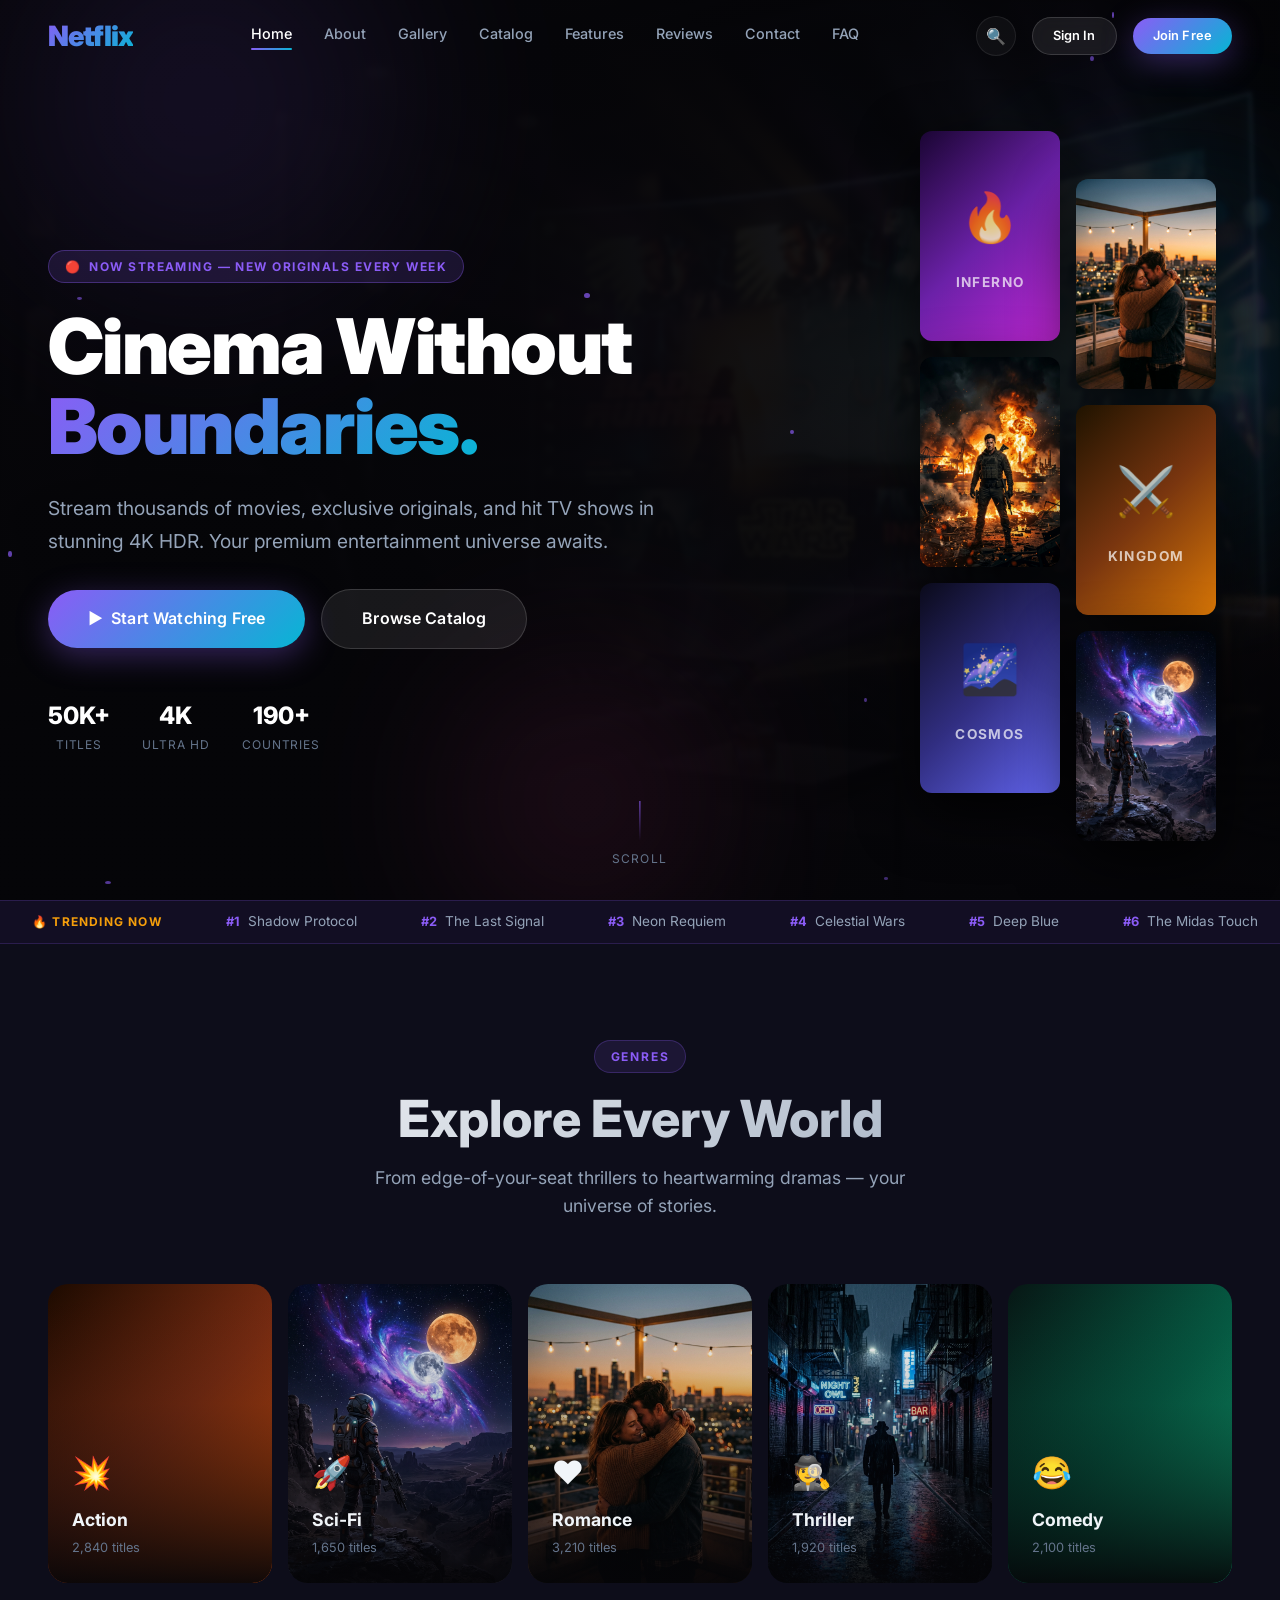
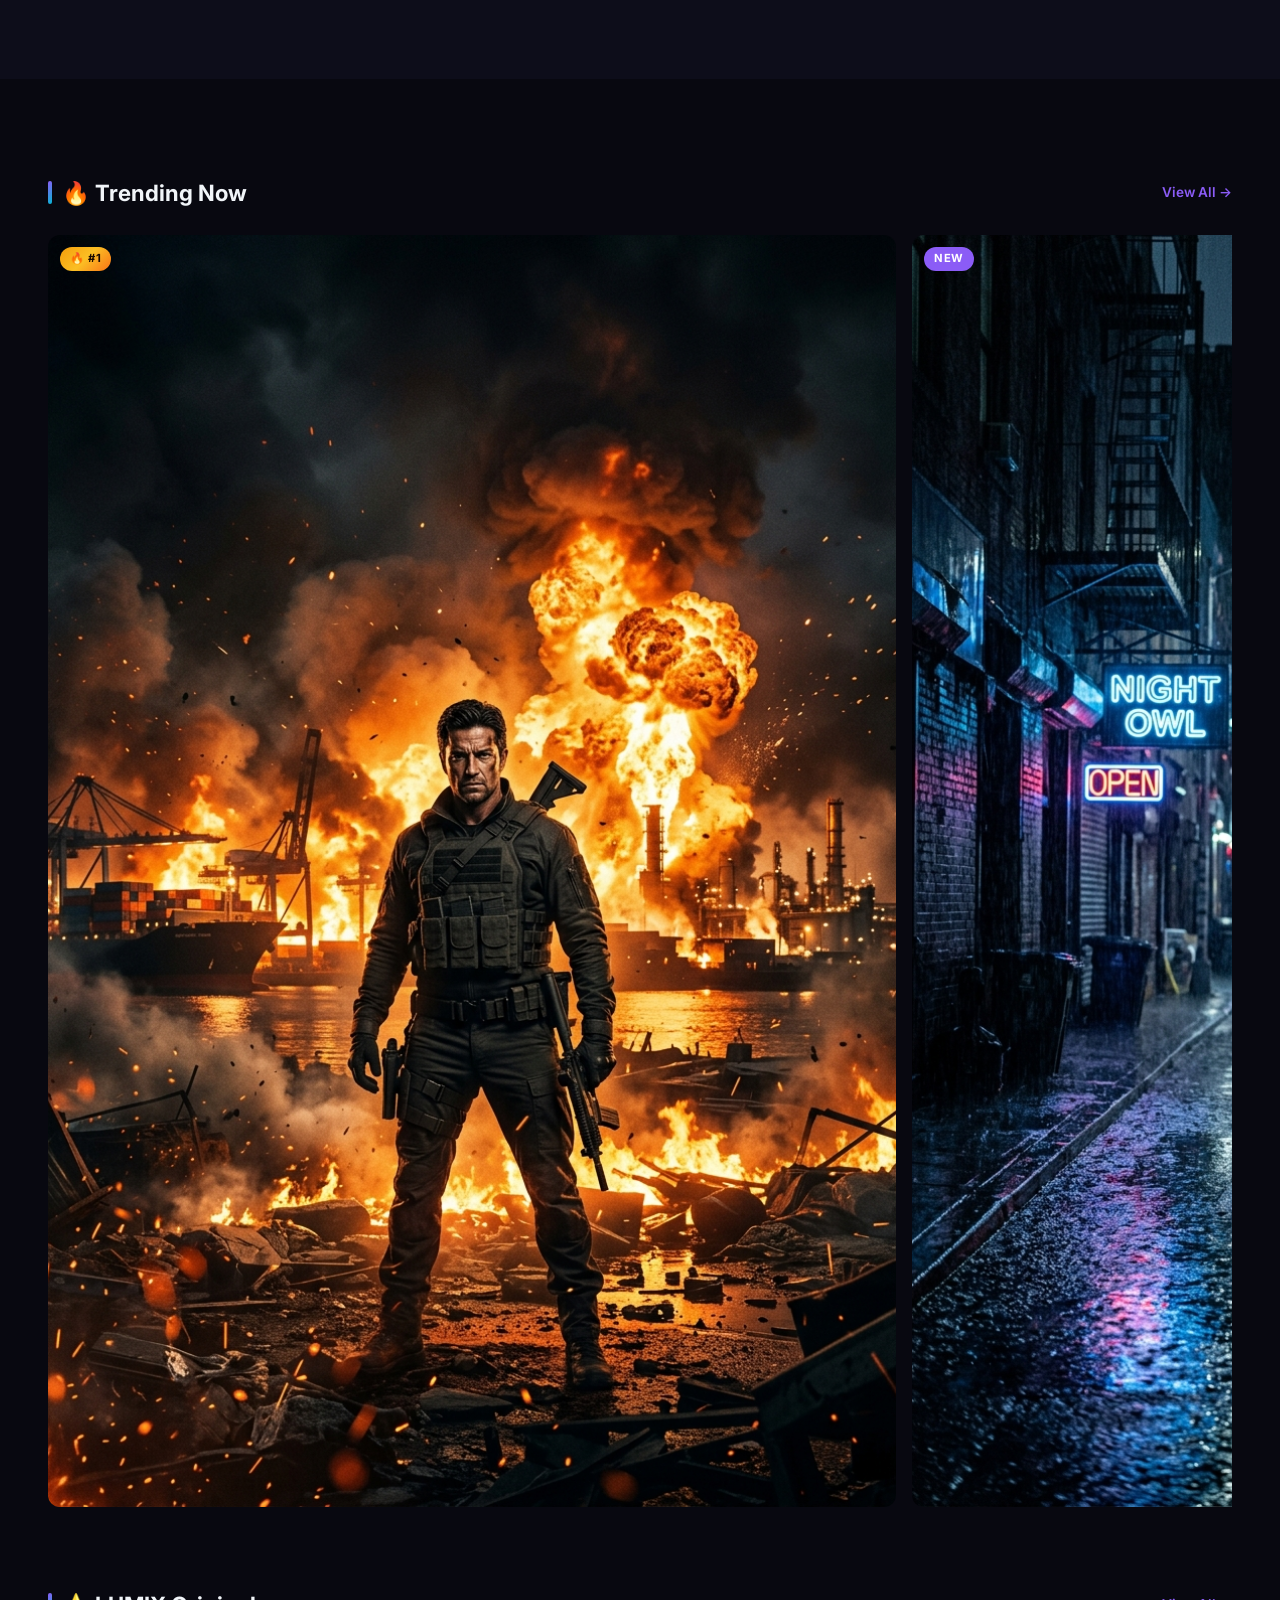
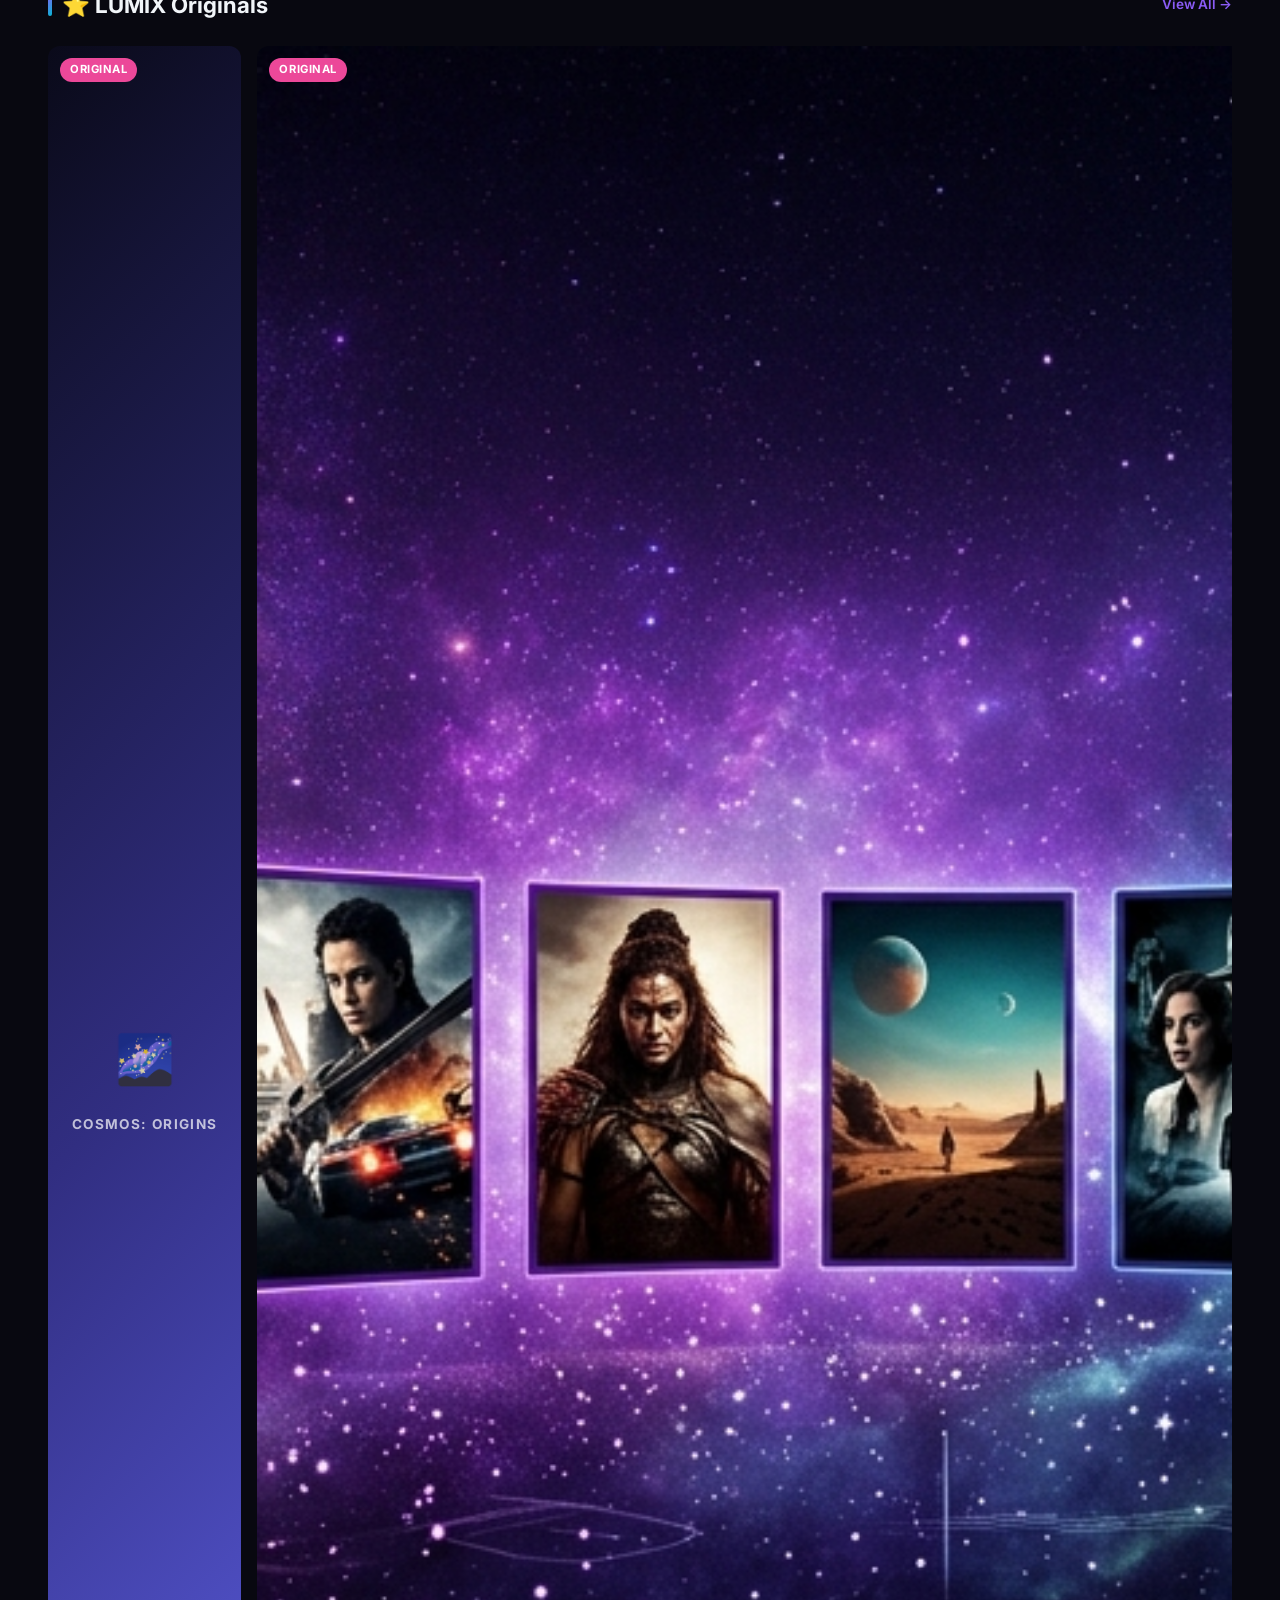
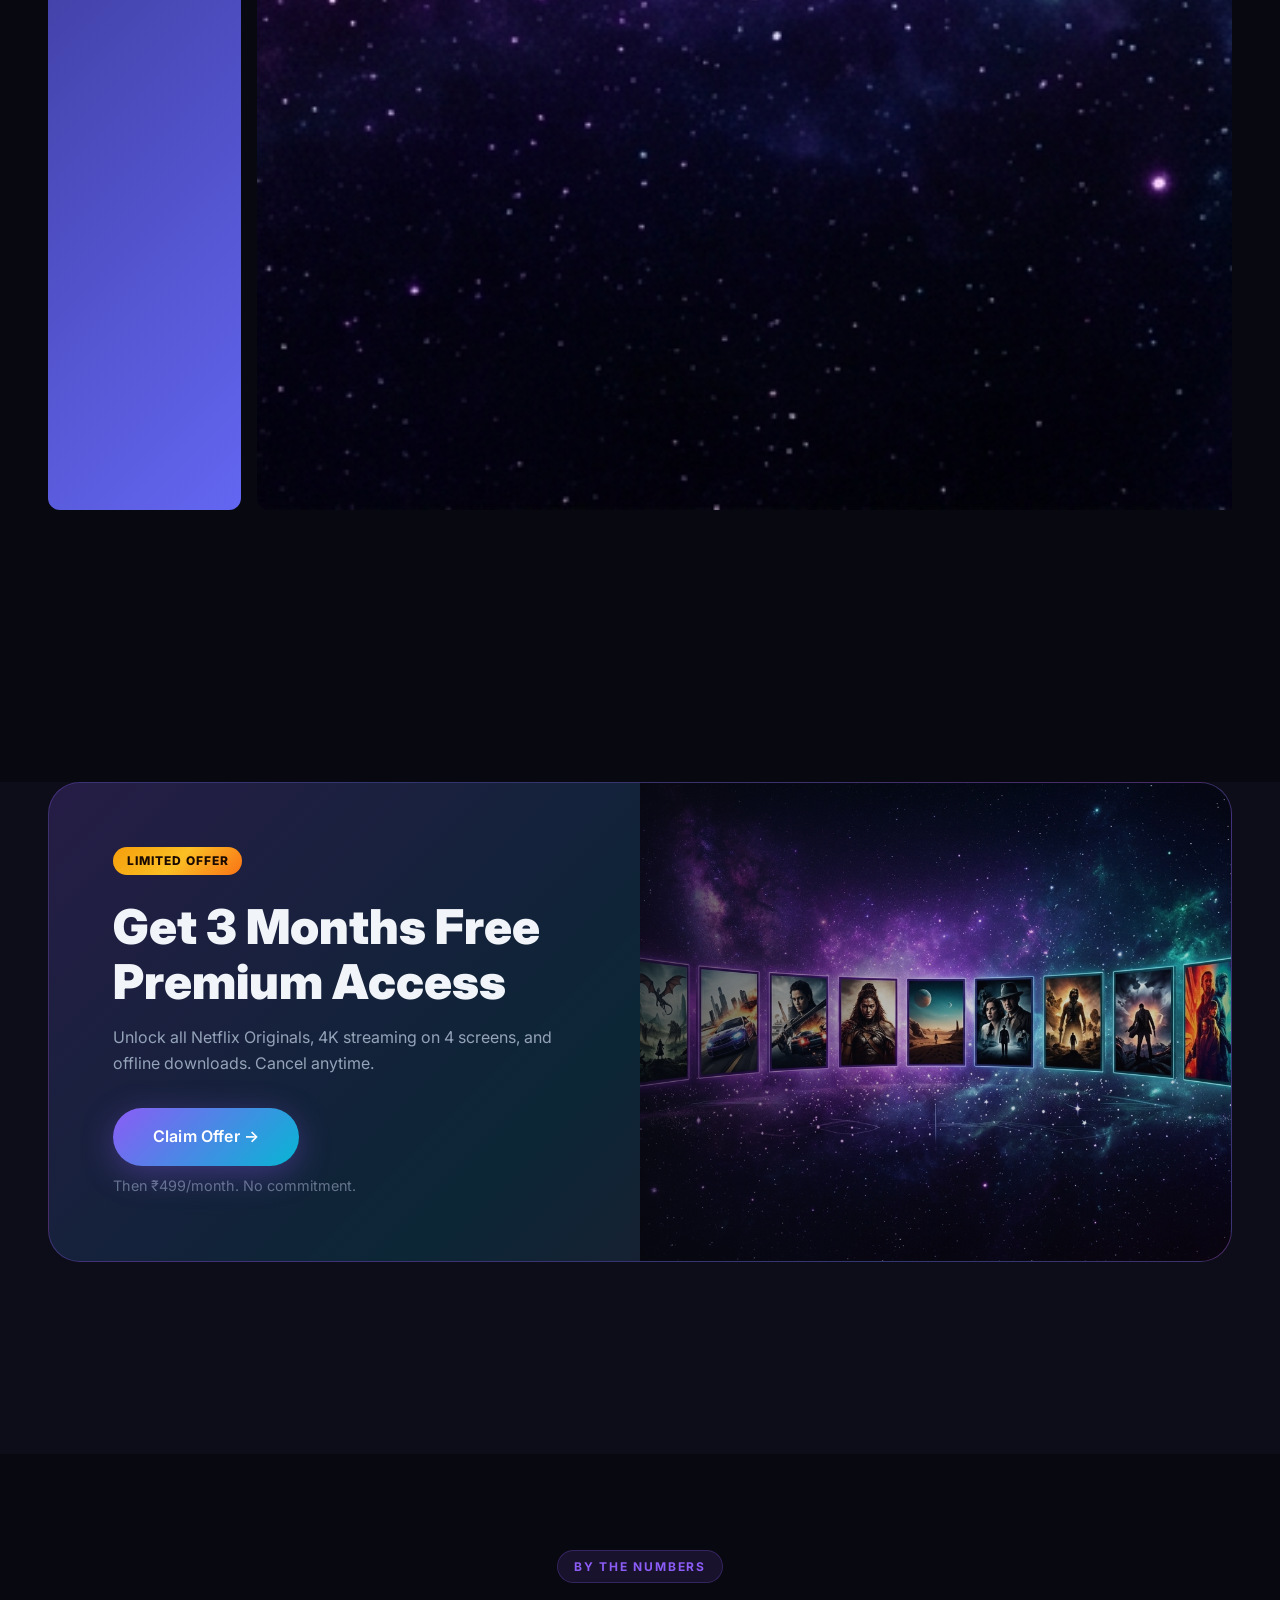
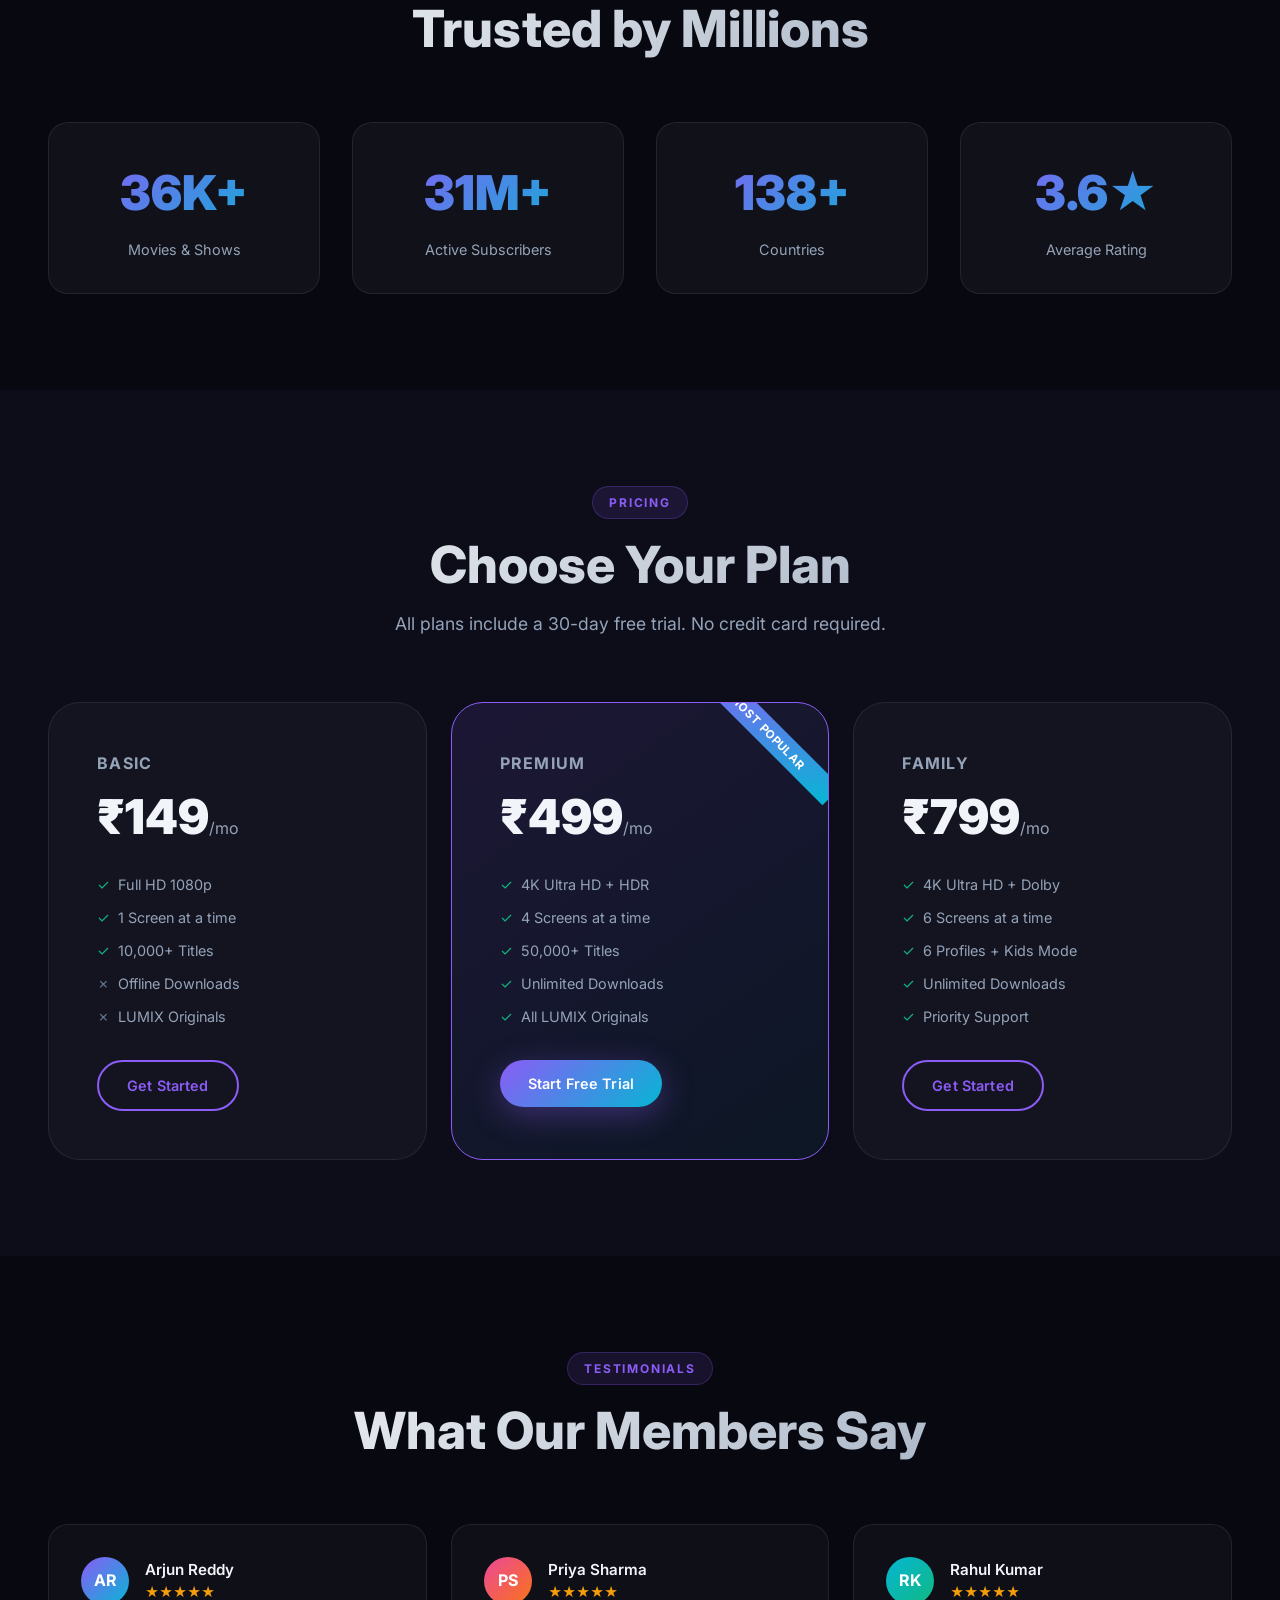
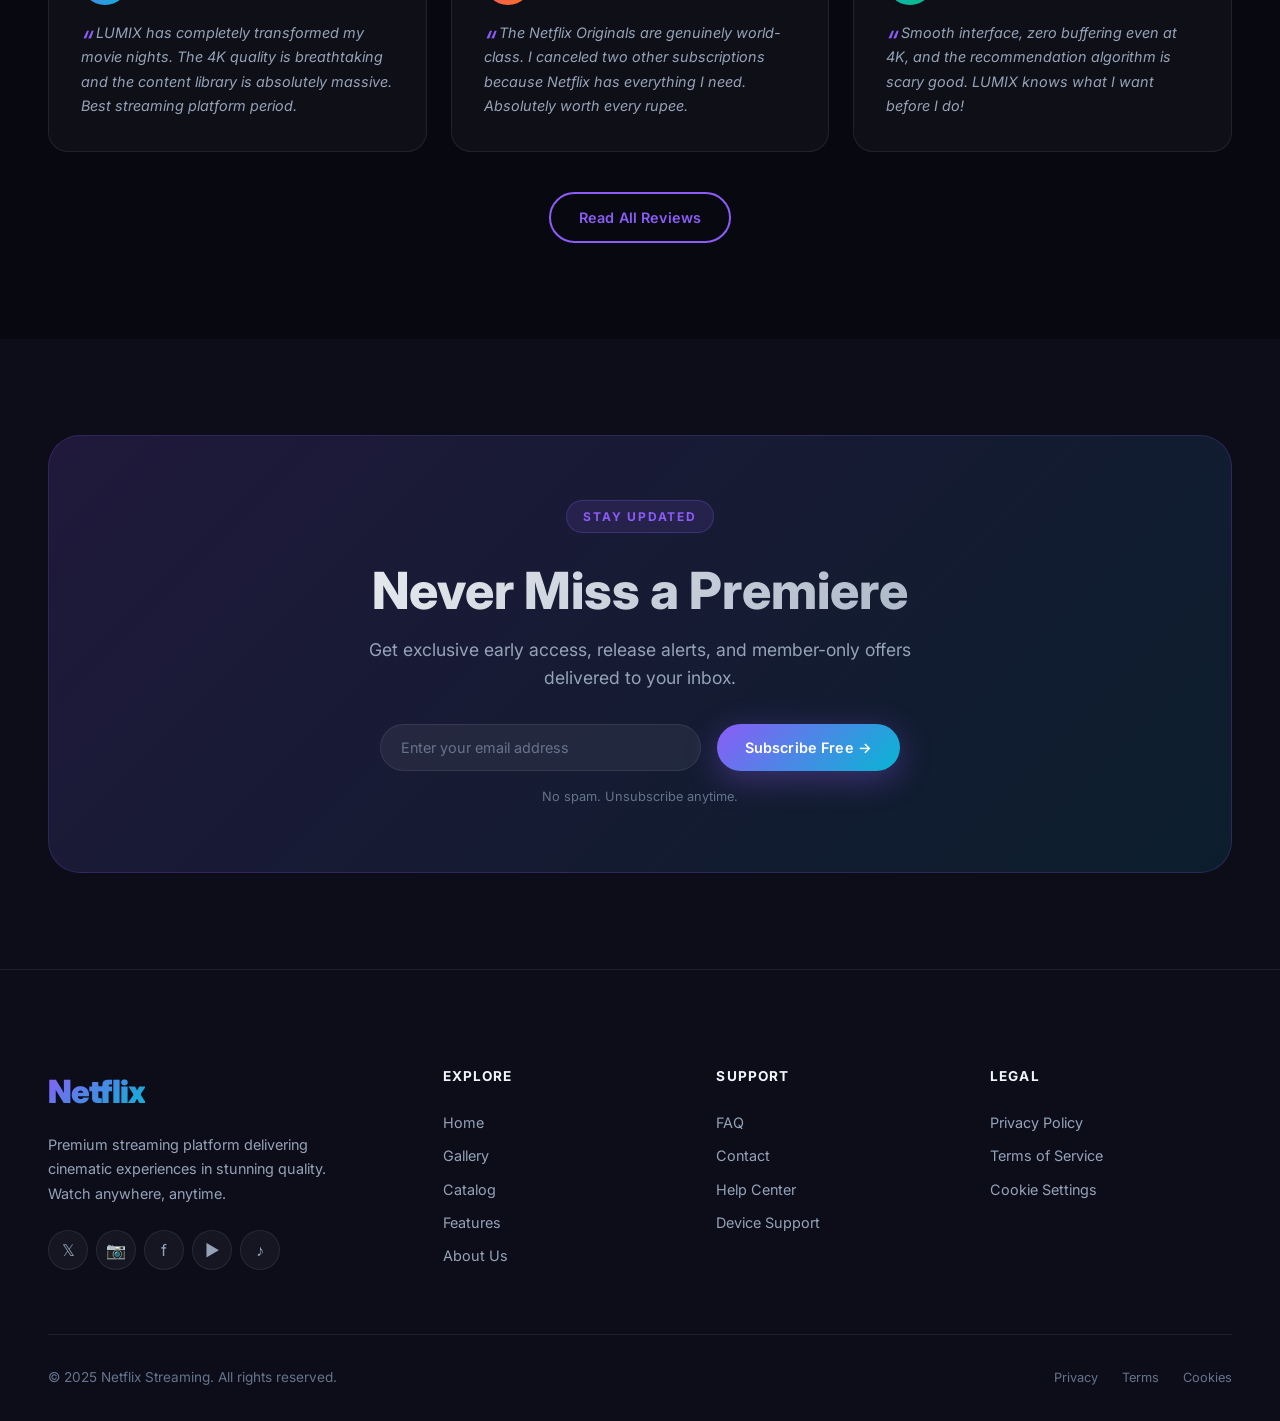
<file: index.html>
<!DOCTYPE html>
<html lang="en">
<head>
  <meta charset="UTF-8"/>
  <meta name="viewport" content="width=device-width, initial-scale=1.0"/>
  <meta name="description" content="Netflix - Premium Streaming Platform. Watch unlimited movies, shows, and originals in stunning quality."/>
  <title>Netflix — Premium Streaming Platform</title>
  <link rel="stylesheet" href="style.css"/>
  <link rel="stylesheet" href="animations.css"/>
  <link rel="stylesheet" href="responsive.css"/>
  <style>
    /* ===== HOME-SPECIFIC STYLES ===== */

    /* Hero Section */
    .hero-section {
      position: relative;
      min-height: 100vh;
      display: flex;
      align-items: center;
      overflow: hidden;
      background: #050508;
    }
    .hero-bg {
      position: absolute;
      inset: 0;
      z-index: 0;
    }
    .hero-bg img {
      width: 100%; height: 100%;
      object-fit: cover;
      opacity: 0.35;
      filter: blur(2px) brightness(0.7);
    }
    .hero-bg-overlay {
      position: absolute;
      inset: 0;
      background: linear-gradient(to right, rgba(5,5,8,0.95) 40%, rgba(5,5,8,0.4) 100%),
                  linear-gradient(to top, rgba(5,5,8,0.9) 0%, transparent 60%);
    }
    .hero-content {
      position: relative;
      z-index: 1;
      max-width: 680px;
      padding-top: calc(var(--nav-height) + 2rem);
    }
    .hero-tag {
      display: inline-flex; align-items: center; gap: 8px;
      padding: 6px 16px;
      background: rgba(139,92,246,0.15);
      border: 1px solid rgba(139,92,246,0.35);
      border-radius: var(--radius-full);
      font-size: 0.75rem; font-weight: 700;
      text-transform: uppercase; letter-spacing: 0.12em;
      color: var(--clr-primary);
      margin-bottom: var(--space-lg);
      animation: fadeInDown 0.8s ease 0.2s both;
    }
    .hero-title {
      font-size: clamp(2.5rem, 6vw, 5.5rem);
      font-weight: 900;
      line-height: 1.05;
      letter-spacing: -0.02em;
      color: var(--clr-white);
      animation: fadeInUp 0.8s ease 0.4s both;
    }
    .hero-title .highlight {
      background: linear-gradient(135deg, #8b5cf6, #06b6d4);
      -webkit-background-clip: text;
      -webkit-text-fill-color: transparent;
      background-clip: text;
    }
    .hero-subtitle {
      font-size: clamp(1rem, 2vw, 1.2rem);
      color: var(--clr-text-muted);
      margin-top: var(--space-lg);
      line-height: 1.7;
      animation: fadeInUp 0.8s ease 0.6s both;
    }
    .hero-actions {
      display: flex; align-items: center; gap: var(--space-md);
      margin-top: var(--space-xl);
      animation: fadeInUp 0.8s ease 0.8s both;
    }
    .hero-meta {
      display: flex; align-items: center; gap: var(--space-xl);
      margin-top: var(--space-2xl);
      animation: fadeInUp 0.8s ease 1s both;
    }
    .hero-meta-item { text-align: center; }
    .hero-meta-value { font-size: 1.5rem; font-weight: 800; color: var(--clr-white); }
    .hero-meta-label { font-size: 0.75rem; color: var(--clr-text-dim); text-transform: uppercase; letter-spacing: 0.08em; }
    .hero-scroll {
      position: absolute;
      bottom: 2rem; left: 50%; transform: translateX(-50%);
      display: flex; flex-direction: column; align-items: center; gap: 8px;
      color: var(--clr-text-dim); font-size: 0.75rem; letter-spacing: 0.1em;
      animation: fadeIn 1s ease 1.5s both;
      z-index: 1;
    }
    .scroll-line { width: 1px; height: 40px; background: linear-gradient(to bottom, var(--clr-primary), transparent); animation: float 2s ease-in-out infinite; }

    /* Hero right floating cards */
    .hero-cards {
      position: absolute;
      right: 5%;
      top: 50%;
      transform: translateY(-50%);
      display: flex; gap: var(--space-md);
      z-index: 1;
      padding-top: var(--nav-height);
    }
    .hero-card-col { display: flex; flex-direction: column; gap: var(--space-md); }
    .hero-card-col:nth-child(2) { margin-top: 3rem; }
    .hero-mini-card {
      width: 140px;
      aspect-ratio: 2/3;
      border-radius: var(--radius-md);
      overflow: hidden;
      box-shadow: 0 20px 60px rgba(0,0,0,0.8);
      animation: float var(--d, 5s) ease-in-out infinite;
      animation-delay: var(--dl, 0s);
      cursor: pointer;
      transition: transform 0.2s ease;
    }
    .hero-mini-card:hover { transform: scale(1.05); }

    /* Trending Ticker */
    .trending-bar {
      background: rgba(139,92,246,0.08);
      border-top: 1px solid rgba(139,92,246,0.2);
      border-bottom: 1px solid rgba(139,92,246,0.2);
      padding: 10px 0;
      overflow: hidden;
    }
    .trending-label {
      display: inline-flex; align-items: center; gap: 6px;
      font-size: 0.75rem; font-weight: 700;
      text-transform: uppercase; letter-spacing: 0.1em;
      color: var(--clr-accent);
      white-space: nowrap;
      padding: 0 var(--space-xl);
    }
    .trending-item {
      display: inline-flex; align-items: center; gap: 8px;
      padding: 0 var(--space-xl);
      font-size: 0.85rem; color: var(--clr-text-muted);
      white-space: nowrap;
    }
    .trending-item .num { color: var(--clr-primary); font-weight: 700; font-size: 0.8rem; }

    /* Featured Categories */
    .categories-grid {
      display: grid;
      grid-template-columns: repeat(5, 1fr);
      gap: var(--space-md);
    }
    .category-card {
      position: relative;
      border-radius: var(--radius-lg);
      overflow: hidden;
      aspect-ratio: 3/4;
      cursor: pointer;
      transition: var(--transition-base);
    }
    .category-card:hover { transform: scale(1.03); }
    .category-card-bg {
      width: 100%; height: 100%;
      transition: transform 0.5s ease;
    }
    .category-card:hover .category-card-bg { transform: scale(1.08); }
    .category-card-overlay {
      position: absolute;
      inset: 0;
      background: linear-gradient(to top, rgba(5,5,8,0.95) 0%, rgba(5,5,8,0.2) 60%, transparent 100%);
    }
    .category-card-content {
      position: absolute;
      bottom: 0; left: 0; right: 0;
      padding: var(--space-lg);
    }
    .category-icon { font-size: 2rem; margin-bottom: 8px; }
    .category-name { font-size: 1.1rem; font-weight: 700; }
    .category-count { font-size: 0.8rem; color: var(--clr-text-dim); margin-top: 4px; }

    /* Content rows */
    .home-content { padding: var(--space-4xl) 0; background: var(--clr-bg); }

    /* Promo Banner */
    .promo-section {
      margin: var(--space-4xl) 0;
      background: linear-gradient(135deg, rgba(139,92,246,0.2) 0%, rgba(6,182,212,0.15) 50%, rgba(236,72,153,0.15) 100%);
      border: 1px solid rgba(139,92,246,0.3);
      border-radius: var(--radius-xl);
      overflow: hidden;
      position: relative;
    }
    .promo-inner {
      display: grid;
      grid-template-columns: 1fr 1fr;
      align-items: center;
      min-height: 380px;
    }
    .promo-content { padding: clamp(2rem,5vw,4rem); position: relative; z-index: 1; }
    .promo-badge { display: inline-block; padding: 4px 14px; background: var(--grad-gold); color: #1a0a00; border-radius: var(--radius-full); font-size: 0.75rem; font-weight: 800; text-transform: uppercase; letter-spacing: 0.08em; margin-bottom: var(--space-lg); }
    .promo-title { font-size: clamp(1.8rem,4vw,3rem); font-weight: 900; line-height: 1.15; }
    .promo-subtitle { color: var(--clr-text-muted); margin-top: var(--space-md); margin-bottom: var(--space-xl); }
    .promo-price { font-size: 0.9rem; color: var(--clr-text-dim); margin-top: var(--space-sm); }
    .promo-image {
      position: relative;
      height: 100%;
      min-height: 380px;
    }
    .promo-image img {
      width: 100%; height: 100%;
      object-fit: cover;
      opacity: 0.8;
    }
    .promo-image-overlay { position: absolute; inset: 0; background: linear-gradient(to right, rgba(8,8,16,0.6) 0%, transparent 50%); }

    /* Newsletter */
    .newsletter-wrap { padding: var(--space-4xl) 0; }

    /* Testimonials preview */
    .review-cards {
      display: grid;
      grid-template-columns: repeat(3, 1fr);
      gap: var(--space-lg);
    }
    .review-card {
      background: rgba(255,255,255,0.03);
      border: 1px solid var(--clr-border);
      border-radius: var(--radius-lg);
      padding: var(--space-xl);
      transition: var(--transition-base);
    }
    .review-card:hover { border-color: rgba(139,92,246,0.3); transform: translateY(-4px); box-shadow: var(--shadow-glow); }
    .review-header { display: flex; align-items: center; gap: var(--space-md); margin-bottom: var(--space-md); }
    .review-name { font-weight: 600; font-size: 0.95rem; }
    .review-role { font-size: 0.78rem; color: var(--clr-text-dim); }
    .review-text { color: var(--clr-text-muted); font-size: 0.9rem; line-height: 1.7; font-style: italic; }
    .review-text::before { content: "\201C"; font-size: 2rem; color: var(--clr-primary); line-height: 0; vertical-align: -0.5em; margin-right: 4px; }

    /* Plans */
    .plans-grid {
      display: grid;
      grid-template-columns: repeat(3, 1fr);
      gap: var(--space-lg);
    }
    .plan-card {
      background: rgba(255,255,255,0.03);
      border: 1px solid var(--clr-border);
      border-radius: var(--radius-xl);
      padding: var(--space-2xl);
      transition: var(--transition-base);
      position: relative;
      overflow: hidden;
    }
    .plan-card.popular {
      border-color: var(--clr-primary);
      background: linear-gradient(145deg, rgba(139,92,246,0.12) 0%, rgba(6,182,212,0.06) 100%);
    }
    .plan-card.popular::before {
      content: "Most Popular";
      position: absolute;
      top: 16px; right: -30px;
      background: var(--grad-primary);
      color: white;
      font-size: 0.72rem; font-weight: 700;
      padding: 4px 40px;
      transform: rotate(45deg);
      letter-spacing: 0.05em;
      text-transform: uppercase;
    }
    .plan-card:hover { transform: translateY(-6px); box-shadow: var(--shadow-glow); }
    .plan-name { font-size: 1rem; font-weight: 700; color: var(--clr-text-muted); text-transform: uppercase; letter-spacing: 0.08em; }
    .plan-price { font-size: 3rem; font-weight: 900; margin: var(--space-md) 0; line-height: 1; }
    .plan-price span { font-size: 1rem; font-weight: 400; color: var(--clr-text-muted); }
    .plan-features { display: flex; flex-direction: column; gap: 10px; margin: var(--space-xl) 0; }
    .plan-feature { display: flex; align-items: center; gap: 8px; font-size: 0.9rem; color: var(--clr-text-muted); }
    .plan-feature .check { color: var(--clr-success); font-size: 0.9rem; }
    .plan-feature .cross { color: var(--clr-text-dim); font-size: 0.9rem; }
  </style>
</head>
<body>

  <!-- Loading Screen -->
  <div id="loading-screen">
    <div class="loading-logo">Netflix</div>
    <div class="loading-bar"><div class="loading-bar-fill"></div></div>
  </div>

  <!-- Navbar -->
  <nav class="navbar" id="navbar">
    <div class="nav-inner">
      <a href="index.html" class="nav-logo">Netflix</span></a>
      <div class="nav-links">
        <a href="index.html" class="nav-link active">Home</a>
        <a href="about.html" class="nav-link">About</a>
        <a href="gallery.html" class="nav-link">Gallery</a>
        <a href="products.html" class="nav-link">Catalog</a>
        <a href="features.html" class="nav-link">Features</a>
        <a href="testimonials.html" class="nav-link">Reviews</a>
        <a href="contact.html" class="nav-link">Contact</a>
        <a href="faq.html" class="nav-link">FAQ</a>
      </div>
      <div class="nav-actions">
        <button class="nav-search-btn" aria-label="Search">🔍</button>
        <a href="signin.html" class="btn btn-secondary btn-sm">Sign In</a>
        <a href="signup.html" class="btn btn-primary btn-sm">Join Free</a>
      </div>
      <button class="hamburger" aria-label="Menu"><span></span><span></span><span></span></button>
    </div>
  </nav>
  <nav class="mobile-nav">
    <a href="index.html" class="nav-link">🏠 Home</a>
    <a href="about.html" class="nav-link">ℹ️ About</a>
    <a href="gallery.html" class="nav-link">🖼️ Gallery</a>
    <a href="products.html" class="nav-link">🎬 Catalog</a>
    <a href="features.html" class="nav-link">⭐ Features</a>
    <a href="testimonials.html" class="nav-link">💬 Reviews</a>
    <a href="contact.html" class="nav-link">📧 Contact</a>
    <a href="faq.html" class="nav-link">❓ FAQ</a>
    <div style="display:flex;gap:0.5rem;padding-top:0.5rem;">
      <a href="signin.html" class="btn btn-secondary btn-sm" style="flex:1;text-align:center;">Sign In</a>
      <a href="signup.html" class="btn btn-primary btn-sm" style="flex:1;text-align:center;">Join Free</a>
    </div>
  </nav>

  <!-- ===== HERO SECTION ===== -->
  <section class="hero-section" id="hero">
    <div class="hero-bg">
      <img src="assets/images/hero_banner.jpg" alt="Netflix Hero" loading="eager"/>
      <div class="hero-bg-overlay"></div>
    </div>

    <!-- Orbs -->
    <div class="orb orb-1"></div>
    <div class="orb orb-2"></div>
    <div class="orb orb-3"></div>

    <div class="container">
      <div class="hero-content">
        <div class="hero-tag">
          <span>🔴</span> Now Streaming — New Originals Every Week
        </div>
        <h1 class="hero-title">
          Cinema Without<br/>
          <span class="highlight">Boundaries.</span>
        </h1>
        <p class="hero-subtitle">
          Stream thousands of movies, exclusive originals, and hit TV shows in stunning 4K HDR. Your premium entertainment universe awaits.
        </p>
        <div class="hero-actions">
          <a href="signup.html" class="btn btn-primary btn-lg">
            <span>▶</span> Start Watching Free
          </a>
          <a href="products.html" class="btn btn-secondary btn-lg">
            Browse Catalog
          </a>
        </div>
        <div class="hero-meta">
          <div class="hero-meta-item">
            <div class="hero-meta-value">50K+</div>
            <div class="hero-meta-label">Titles</div>
          </div>
          <div class="hero-meta-item">
            <div class="hero-meta-value">4K</div>
            <div class="hero-meta-label">Ultra HD</div>
          </div>
          <div class="hero-meta-item">
            <div class="hero-meta-value">190+</div>
            <div class="hero-meta-label">Countries</div>
          </div>
        </div>
      </div>
    </div>

    <!-- Floating mini cards on right -->
    <div class="hero-cards">
      <div class="hero-card-col">
        <div class="hero-mini-card movie-poster-1" style="--d:5s;--dl:0s;">
          <div class="movie-poster-inner"><div class="movie-poster-icon">🔥</div><div class="movie-poster-label">Inferno</div></div>
        </div>
        <div class="hero-mini-card" style="--d:6s;--dl:1s;overflow:hidden;">
          <img src="assets/images/movie_action.jpg" alt="Action" style="width:100%;height:100%;object-fit:cover;"/>
        </div>
        <div class="hero-mini-card movie-poster-7" style="--d:5.5s;--dl:2s;">
          <div class="movie-poster-inner"><div class="movie-poster-icon">🌌</div><div class="movie-poster-label">Cosmos</div></div>
        </div>
      </div>
      <div class="hero-card-col">
        <div class="hero-mini-card" style="--d:6s;--dl:0.5s;overflow:hidden;">
          <img src="assets/images/movie_romance.jpg" alt="Romance" style="width:100%;height:100%;object-fit:cover;"/>
        </div>
        <div class="hero-mini-card movie-poster-5" style="--d:5s;--dl:1.5s;">
          <div class="movie-poster-inner"><div class="movie-poster-icon">⚔️</div><div class="movie-poster-label">Kingdom</div></div>
        </div>
        <div class="hero-mini-card" style="--d:6.5s;--dl:2.5s;overflow:hidden;">
          <img src="assets/images/movie_scifi.jpg" alt="Sci-fi" style="width:100%;height:100%;object-fit:cover;"/>
        </div>
      </div>
    </div>

    <!-- Scroll cue -->
    <div class="hero-scroll">
      <div class="scroll-line"></div>
      <span>SCROLL</span>
    </div>
  </section>

  <!-- ===== TRENDING TICKER ===== -->
  <div class="trending-bar">
    <div class="ticker-wrap">
      <div class="ticker-inner">
        <span class="trending-label">🔥 Trending Now</span>
        <span class="trending-item"><span class="num">#1</span> Shadow Protocol</span>
        <span class="trending-item"><span class="num">#2</span> The Last Signal</span>
        <span class="trending-item"><span class="num">#3</span> Neon Requiem</span>
        <span class="trending-item"><span class="num">#4</span> Celestial Wars</span>
        <span class="trending-item"><span class="num">#5</span> Deep Blue</span>
        <span class="trending-item"><span class="num">#6</span> The Midas Touch</span>
        <span class="trending-item"><span class="num">#7</span> Prism Falls</span>
        <span class="trending-item"><span class="num">#8</span> Echoes of Light</span>
        <!-- Duplicate for seamless loop -->
        <span class="trending-label">🔥 Trending Now</span>
        <span class="trending-item"><span class="num">#1</span> Shadow Protocol</span>
        <span class="trending-item"><span class="num">#2</span> The Last Signal</span>
        <span class="trending-item"><span class="num">#3</span> Neon Requiem</span>
        <span class="trending-item"><span class="num">#4</span> Celestial Wars</span>
        <span class="trending-item"><span class="num">#5</span> Deep Blue</span>
        <span class="trending-item"><span class="num">#6</span> The Midas Touch</span>
        <span class="trending-item"><span class="num">#7</span> Prism Falls</span>
        <span class="trending-item"><span class="num">#8</span> Echoes of Light</span>
      </div>
    </div>
  </div>

  <!-- ===== FEATURED CATEGORIES ===== -->
  <section class="section" style="background:var(--clr-bg-2);">
    <div class="container">
      <div class="section-header reveal">
        <span class="section-label">Genres</span>
        <h2 class="section-title">Explore Every World</h2>
        <p class="section-subtitle">From edge-of-your-seat thrillers to heartwarming dramas — your universe of stories.</p>
      </div>
      <div class="categories-grid">
        <div class="category-card reveal delay-1">
          <div class="category-card-bg movie-poster-3" style="position:absolute;inset:0;"></div>
          <div class="category-card-overlay"></div>
          <div class="category-card-content">
            <div class="category-icon">💥</div>
            <div class="category-name">Action</div>
            <div class="category-count">2,840 titles</div>
          </div>
        </div>
        <div class="category-card reveal delay-2">
          <div class="category-card-bg" style="position:absolute;inset:0;overflow:hidden;"><img src="assets/images/movie_scifi.jpg" style="width:100%;height:100%;object-fit:cover;"></div>
          <div class="category-card-overlay"></div>
          <div class="category-card-content">
            <div class="category-icon">🚀</div>
            <div class="category-name">Sci-Fi</div>
            <div class="category-count">1,650 titles</div>
          </div>
        </div>
        <div class="category-card reveal delay-3">
          <div class="category-card-bg" style="position:absolute;inset:0;overflow:hidden;"><img src="assets/images/movie_romance.jpg" style="width:100%;height:100%;object-fit:cover;"></div>
          <div class="category-card-overlay"></div>
          <div class="category-card-content">
            <div class="category-icon">❤️</div>
            <div class="category-name">Romance</div>
            <div class="category-count">3,210 titles</div>
          </div>
        </div>
        <div class="category-card reveal delay-4">
          <div class="category-card-bg" style="position:absolute;inset:0;overflow:hidden;"><img src="assets/images/movie_thriller.jpg" style="width:100%;height:100%;object-fit:cover;"></div>
          <div class="category-card-overlay"></div>
          <div class="category-card-content">
            <div class="category-icon">🕵️</div>
            <div class="category-name">Thriller</div>
            <div class="category-count">1,920 titles</div>
          </div>
        </div>
        <div class="category-card reveal delay-5">
          <div class="category-card-bg movie-poster-4" style="position:absolute;inset:0;"></div>
          <div class="category-card-overlay"></div>
          <div class="category-card-content">
            <div class="category-icon">😂</div>
            <div class="category-name">Comedy</div>
            <div class="category-count">2,100 titles</div>
          </div>
        </div>
      </div>
    </div>
  </section>

  <!-- ===== CONTENT ROWS ===== -->
  <section class="home-content">
    <div class="container">

      <!-- Trending Now -->
      <div class="content-row reveal">
        <div class="content-row-header">
          <div class="content-row-title">🔥 Trending Now</div>
          <a href="products.html" class="content-row-link">View All →</a>
        </div>
        <div class="card-scroller">
          <div class="movie-card">
            <img src="assets/images/movie_action.jpg" alt="Shadow Protocol" loading="lazy"/>
            <div class="movie-card-badge badge-trending">🔥 #1</div>
            <div class="movie-card-overlay">
              <div class="movie-card-title">Shadow Protocol</div>
              <div class="movie-card-meta"><span>2024</span>•<span>2h 18m</span>•<span>4K</span></div>
              <div class="movie-card-actions">
                <button class="movie-card-btn movie-card-btn-play" title="Play">▶</button>
                <button class="movie-card-btn movie-card-btn-add wishlist-btn" title="Add to list">🤍</button>
              </div>
            </div>
          </div>
          <div class="movie-card">
            <img src="assets/images/movie_thriller.jpg" alt="Dark Signal" loading="lazy"/>
            <div class="movie-card-badge badge-new">New</div>
            <div class="movie-card-overlay">
              <div class="movie-card-title">Dark Signal</div>
              <div class="movie-card-meta"><span>2024</span>•<span>1h 52m</span></div>
              <div class="movie-card-actions">
                <button class="movie-card-btn movie-card-btn-play">▶</button>
                <button class="movie-card-btn movie-card-btn-add wishlist-btn">🤍</button>
              </div>
            </div>
          </div>
          <div class="movie-card movie-poster-1">
            <div class="movie-poster-inner"><div class="movie-poster-icon">👑</div><div class="movie-poster-label">The Monarch</div></div>
            <div class="movie-card-badge badge-exclusive">Exclusive</div>
            <div class="movie-card-overlay">
              <div class="movie-card-title">The Monarch</div>
              <div class="movie-card-meta"><span>2024</span>•<span>2h 5m</span></div>
              <div class="movie-card-actions">
                <button class="movie-card-btn movie-card-btn-play">▶</button>
                <button class="movie-card-btn movie-card-btn-add wishlist-btn">🤍</button>
              </div>
            </div>
          </div>
          <div class="movie-card">
            <img src="assets/images/movie_scifi.jpg" alt="Celestial" loading="lazy"/>
            <div class="movie-card-overlay">
              <div class="movie-card-title">Celestial Wars</div>
              <div class="movie-card-meta"><span>2024</span>•<span>2h 30m</span>•<span>4K</span></div>
              <div class="movie-card-actions">
                <button class="movie-card-btn movie-card-btn-play">▶</button>
                <button class="movie-card-btn movie-card-btn-add wishlist-btn">🤍</button>
              </div>
            </div>
          </div>
          <div class="movie-card movie-poster-2">
            <div class="movie-poster-inner"><div class="movie-poster-icon">🌊</div><div class="movie-poster-label">Ocean Deep</div></div>
            <div class="movie-card-overlay">
              <div class="movie-card-title">Ocean Deep</div>
              <div class="movie-card-meta"><span>2024</span>•<span>1h 45m</span></div>
              <div class="movie-card-actions">
                <button class="movie-card-btn movie-card-btn-play">▶</button>
                <button class="movie-card-btn movie-card-btn-add wishlist-btn">🤍</button>
              </div>
            </div>
          </div>
          <div class="movie-card movie-poster-6">
            <div class="movie-poster-inner"><div class="movie-poster-icon">🌹</div><div class="movie-poster-label">Crimson Rose</div></div>
            <div class="movie-card-overlay">
              <div class="movie-card-title">Crimson Rose</div>
              <div class="movie-card-meta"><span>2024</span>•<span>2h 10m</span></div>
              <div class="movie-card-actions">
                <button class="movie-card-btn movie-card-btn-play">▶</button>
                <button class="movie-card-btn movie-card-btn-add wishlist-btn">🤍</button>
              </div>
            </div>
          </div>
          <div class="movie-card">
            <img src="assets/images/movie_romance.jpg" alt="Golden Hour" loading="lazy"/>
            <div class="movie-card-overlay">
              <div class="movie-card-title">Golden Hour</div>
              <div class="movie-card-meta"><span>2024</span>•<span>1h 58m</span></div>
              <div class="movie-card-actions">
                <button class="movie-card-btn movie-card-btn-play">▶</button>
                <button class="movie-card-btn movie-card-btn-add wishlist-btn">🤍</button>
              </div>
            </div>
          </div>
          <div class="movie-card movie-poster-9">
            <div class="movie-poster-inner"><div class="movie-poster-icon">🔮</div><div class="movie-poster-label">Prism Falls</div></div>
            <div class="movie-card-overlay">
              <div class="movie-card-title">Prism Falls</div>
              <div class="movie-card-meta"><span>2024</span>•<span>2h 22m</span></div>
              <div class="movie-card-actions">
                <button class="movie-card-btn movie-card-btn-play">▶</button>
                <button class="movie-card-btn movie-card-btn-add wishlist-btn">🤍</button>
              </div>
            </div>
          </div>
        </div>
      </div>

      <!-- LUMIX Originals -->
      <div class="content-row reveal">
        <div class="content-row-header">
          <div class="content-row-title">⭐ LUMIX Originals</div>
          <a href="products.html" class="content-row-link">View All →</a>
        </div>
        <div class="card-scroller">
          <div class="movie-card movie-poster-7">
            <div class="movie-poster-inner"><div class="movie-poster-icon">🌌</div><div class="movie-poster-label">Cosmos: Origins</div></div>
            <div class="movie-card-badge badge-exclusive">Original</div>
            <div class="movie-card-overlay">
              <div class="movie-card-title">Cosmos: Origins</div>
              <div class="movie-card-meta"><span>Series</span>•<span>4 Seasons</span></div>
              <div class="movie-card-actions">
                <button class="movie-card-btn movie-card-btn-play">▶</button>
                <button class="movie-card-btn movie-card-btn-add wishlist-btn">🤍</button>
              </div>
            </div>
          </div>
          <div class="movie-card">
            <img src="assets/images/featured_collection.jpg" alt="The Collection" loading="lazy"/>
            <div class="movie-card-badge badge-exclusive">Original</div>
            <div class="movie-card-overlay">
              <div class="movie-card-title">The Collection</div>
              <div class="movie-card-meta"><span>2024</span>•<span>Miniseries</span></div>
              <div class="movie-card-actions">
                <button class="movie-card-btn movie-card-btn-play">▶</button>
                <button class="movie-card-btn movie-card-btn-add wishlist-btn">🤍</button>
              </div>
            </div>
          </div>
          <div class="movie-card movie-poster-10">
            <div class="movie-poster-inner"><div class="movie-poster-icon">🤖</div><div class="movie-poster-label">Synthetic</div></div>
            <div class="movie-card-badge badge-new">New</div>
            <div class="movie-card-overlay">
              <div class="movie-card-title">Synthetic</div>
              <div class="movie-card-meta"><span>Series</span>•<span>2 Seasons</span></div>
              <div class="movie-card-actions">
                <button class="movie-card-btn movie-card-btn-play">▶</button>
                <button class="movie-card-btn movie-card-btn-add wishlist-btn">🤍</button>
              </div>
            </div>
          </div>
          <div class="movie-card movie-poster-4">
            <div class="movie-poster-inner"><div class="movie-poster-icon">🌿</div><div class="movie-poster-label">Wild Eden</div></div>
            <div class="movie-card-overlay">
              <div class="movie-card-title">Wild Eden</div>
              <div class="movie-card-meta"><span>Documentary</span>•<span>6 Eps</span></div>
              <div class="movie-card-actions">
                <button class="movie-card-btn movie-card-btn-play">▶</button>
                <button class="movie-card-btn movie-card-btn-add wishlist-btn">🤍</button>
              </div>
            </div>
          </div>
          <div class="movie-card movie-poster-5">
            <div class="movie-poster-inner"><div class="movie-poster-icon">🏆</div><div class="movie-poster-label">Champions</div></div>
            <div class="movie-card-overlay">
              <div class="movie-card-title">Champions</div>
              <div class="movie-card-meta"><span>2024</span>•<span>1h 50m</span></div>
              <div class="movie-card-actions">
                <button class="movie-card-btn movie-card-btn-play">▶</button>
                <button class="movie-card-btn movie-card-btn-add wishlist-btn">🤍</button>
              </div>
            </div>
          </div>
          <div class="movie-card movie-poster-6">
            <div class="movie-poster-inner"><div class="movie-poster-icon">🦋</div><div class="movie-poster-label">Metamorph</div></div>
            <div class="movie-card-overlay">
              <div class="movie-card-title">Metamorph</div>
              <div class="movie-card-meta"><span>Series</span>•<span>3 Seasons</span></div>
              <div class="movie-card-actions">
                <button class="movie-card-btn movie-card-btn-play">▶</button>
                <button class="movie-card-btn movie-card-btn-add wishlist-btn">🤍</button>
              </div>
            </div>
          </div>
        </div>
      </div>

    </div>
  </section>

  <!-- ===== PROMO BANNER ===== -->
  <section style="background:var(--clr-bg-2);padding:0 0 var(--space-4xl);">
    <div class="container">
      <div class="promo-section reveal">
        <div class="promo-inner">
          <div class="promo-content">
            <div class="promo-badge">Limited Offer</div>
            <h2 class="promo-title">Get 3 Months Free<br/>Premium Access</h2>
            <p class="promo-subtitle">Unlock all Netflix Originals, 4K streaming on 4 screens, and offline downloads. Cancel anytime.</p>
            <a href="signup.html" class="btn btn-primary btn-lg">Claim Offer →</a>
            <p class="promo-price">Then ₹499/month. No commitment.</p>
          </div>
          <div class="promo-image">
            <img src="assets/images/featured_collection.jpg" alt="Premium Collection"/>
            <div class="promo-image-overlay"></div>
          </div>
        </div>
      </div>
    </div>
  </section>

  <!-- ===== STATS ===== -->
  <section class="section" style="background:var(--clr-bg);">
    <div class="container">
      <div class="section-header reveal">
        <span class="section-label">By the Numbers</span>
        <h2 class="section-title">Trusted by Millions</h2>
      </div>
      <div class="stats-grid">
        <div class="stat-card reveal delay-1">
          <div class="stat-number" data-count="50" data-suffix="K+">0</div>
          <div class="stat-label">Movies & Shows</div>
        </div>
        <div class="stat-card reveal delay-2">
          <div class="stat-number" data-count="42" data-suffix="M+">0</div>
          <div class="stat-label">Active Subscribers</div>
        </div>
        <div class="stat-card reveal delay-3">
          <div class="stat-number" data-count="190" data-suffix="+">0</div>
          <div class="stat-label">Countries</div>
        </div>
        <div class="stat-card reveal delay-4">
          <div class="stat-number" data-count="4.9" data-suffix="★" data-decimals="1">0</div>
          <div class="stat-label">Average Rating</div>
        </div>
      </div>
    </div>
  </section>

  <!-- ===== PRICING PLANS ===== -->
  <section class="section" style="background:var(--clr-bg-2);">
    <div class="container">
      <div class="section-header reveal">
        <span class="section-label">Pricing</span>
        <h2 class="section-title">Choose Your Plan</h2>
        <p class="section-subtitle">All plans include a 30-day free trial. No credit card required.</p>
      </div>
      <div class="plans-grid">
        <div class="plan-card reveal delay-1">
          <div class="plan-name">Basic</div>
          <div class="plan-price">₹149<span>/mo</span></div>
          <div class="plan-features">
            <div class="plan-feature"><span class="check">✓</span> Full HD 1080p</div>
            <div class="plan-feature"><span class="check">✓</span> 1 Screen at a time</div>
            <div class="plan-feature"><span class="check">✓</span> 10,000+ Titles</div>
            <div class="plan-feature"><span class="cross">✗</span> Offline Downloads</div>
            <div class="plan-feature"><span class="cross">✗</span> LUMIX Originals</div>
          </div>
          <a href="signup.html" class="btn btn-outline w-full">Get Started</a>
        </div>
        <div class="plan-card popular reveal delay-2">
          <div class="plan-name">Premium</div>
          <div class="plan-price">₹499<span>/mo</span></div>
          <div class="plan-features">
            <div class="plan-feature"><span class="check">✓</span> 4K Ultra HD + HDR</div>
            <div class="plan-feature"><span class="check">✓</span> 4 Screens at a time</div>
            <div class="plan-feature"><span class="check">✓</span> 50,000+ Titles</div>
            <div class="plan-feature"><span class="check">✓</span> Unlimited Downloads</div>
            <div class="plan-feature"><span class="check">✓</span> All LUMIX Originals</div>
          </div>
          <a href="signup.html" class="btn btn-primary w-full">Start Free Trial</a>
        </div>
        <div class="plan-card reveal delay-3">
          <div class="plan-name">Family</div>
          <div class="plan-price">₹799<span>/mo</span></div>
          <div class="plan-features">
            <div class="plan-feature"><span class="check">✓</span> 4K Ultra HD + Dolby</div>
            <div class="plan-feature"><span class="check">✓</span> 6 Screens at a time</div>
            <div class="plan-feature"><span class="check">✓</span> 6 Profiles + Kids Mode</div>
            <div class="plan-feature"><span class="check">✓</span> Unlimited Downloads</div>
            <div class="plan-feature"><span class="check">✓</span> Priority Support</div>
          </div>
          <a href="signup.html" class="btn btn-outline w-full">Get Started</a>
        </div>
      </div>
    </div>
  </section>

  <!-- ===== REVIEWS ===== -->
  <section class="section" style="background:var(--clr-bg);">
    <div class="container">
      <div class="section-header reveal">
        <span class="section-label">Testimonials</span>
        <h2 class="section-title">What Our Members Say</h2>
      </div>
      <div class="review-cards">
        <div class="review-card reveal delay-1">
          <div class="review-header">
            <div class="avatar-placeholder">AR</div>
            <div>
              <div class="review-name">Arjun Reddy</div>
              <div class="stars">★★★★★</div>
            </div>
          </div>
          <p class="review-text">LUMIX has completely transformed my movie nights. The 4K quality is breathtaking and the content library is absolutely massive. Best streaming platform period.</p>
        </div>
        <div class="review-card reveal delay-2">
          <div class="review-header">
            <div class="avatar-placeholder" style="background:linear-gradient(135deg,#ec4899,#f97316)">PS</div>
            <div>
              <div class="review-name">Priya Sharma</div>
              <div class="stars">★★★★★</div>
            </div>
          </div>
          <p class="review-text">The Netflix Originals are genuinely world-class. I canceled two other subscriptions because Netflix has everything I need. Absolutely worth every rupee.</p>
        </div>
        <div class="review-card reveal delay-3">
          <div class="review-header">
            <div class="avatar-placeholder" style="background:linear-gradient(135deg,#06b6d4,#10b981)">RK</div>
            <div>
              <div class="review-name">Rahul Kumar</div>
              <div class="stars">★★★★★</div>
            </div>
          </div>
          <p class="review-text">Smooth interface, zero buffering even at 4K, and the recommendation algorithm is scary good. LUMIX knows what I want before I do!</p>
        </div>
      </div>
      <div style="text-align:center;margin-top:2.5rem;" class="reveal">
        <a href="testimonials.html" class="btn btn-outline">Read All Reviews</a>
      </div>
    </div>
  </section>

  <!-- ===== NEWSLETTER ===== -->
  <section class="section" style="background:var(--clr-bg-2);">
    <div class="container">
      <div class="newsletter-section reveal">
        <span class="section-label">Stay Updated</span>
        <h2 class="section-title" style="margin-top:0.75rem;">Never Miss a Premiere</h2>
        <p class="section-subtitle">Get exclusive early access, release alerts, and member-only offers delivered to your inbox.</p>
        <form class="newsletter-form" id="newsletter-home">
          <input type="email" class="newsletter-input" placeholder="Enter your email address" required/>
          <button type="submit" class="btn btn-primary">Subscribe Free →</button>
        </form>
        <p style="font-size:0.8rem;color:var(--clr-text-dim);margin-top:1rem;">No spam. Unsubscribe anytime.</p>
      </div>
    </div>
  </section>

  <!-- Footer -->
  <footer class="footer">
    <div class="container">
      <div class="footer-grid">
        <div class="footer-brand">
          <a href="index.html" class="nav-logo" style="font-size:2rem;display:inline-block;">Netflix</a>
          <p class="footer-brand-desc">Premium streaming platform delivering cinematic experiences in stunning quality. Watch anywhere, anytime.</p>
          <div class="footer-socials">
            <a href="#" class="social-btn" aria-label="Twitter">𝕏</a>
            <a href="#" class="social-btn" aria-label="Instagram">📷</a>
            <a href="#" class="social-btn" aria-label="Facebook">f</a>
            <a href="#" class="social-btn" aria-label="YouTube">▶</a>
            <a href="#" class="social-btn" aria-label="TikTok">♪</a>
          </div>
        </div>
        <div>
          <div class="footer-col-title">Explore</div>
          <div class="footer-links">
            <a href="index.html" class="footer-link">Home</a>
            <a href="gallery.html" class="footer-link">Gallery</a>
            <a href="products.html" class="footer-link">Catalog</a>
            <a href="features.html" class="footer-link">Features</a>
            <a href="about.html" class="footer-link">About Us</a>
          </div>
        </div>
        <div>
          <div class="footer-col-title">Support</div>
          <div class="footer-links">
            <a href="faq.html" class="footer-link">FAQ</a>
            <a href="contact.html" class="footer-link">Contact</a>
            <a href="#" class="footer-link">Help Center</a>
            <a href="#" class="footer-link">Device Support</a>
          </div>
        </div>
        <div>
          <div class="footer-col-title">Legal</div>
          <div class="footer-links">
            <a href="#" class="footer-link">Privacy Policy</a>
            <a href="#" class="footer-link">Terms of Service</a>
            <a href="#" class="footer-link">Cookie Settings</a>
          </div>
        </div>
      </div>
      <div class="footer-bottom">
        <p class="footer-copy">&copy; 2025 Netflix Streaming. All rights reserved.</p>
        <div class="footer-bottom-links">
          <a href="#" class="footer-bottom-link">Privacy</a>
          <a href="#" class="footer-bottom-link">Terms</a>
          <a href="#" class="footer-bottom-link">Cookies</a>
        </div>
      </div>
    </div>
  </footer>

  <script src="script.js"></script>
  <script>
    // Newsletter form on home page
    document.getElementById("newsletter-home").addEventListener("submit", function(e) {
      e.preventDefault();
      const input = this.querySelector(".newsletter-input");
      if (input.value) {
        showToast("You are subscribed to Netflix Insider! 🎬", "🎉");
        input.value = "";
      }
    });
  </script>
</body>
</html>
</file>
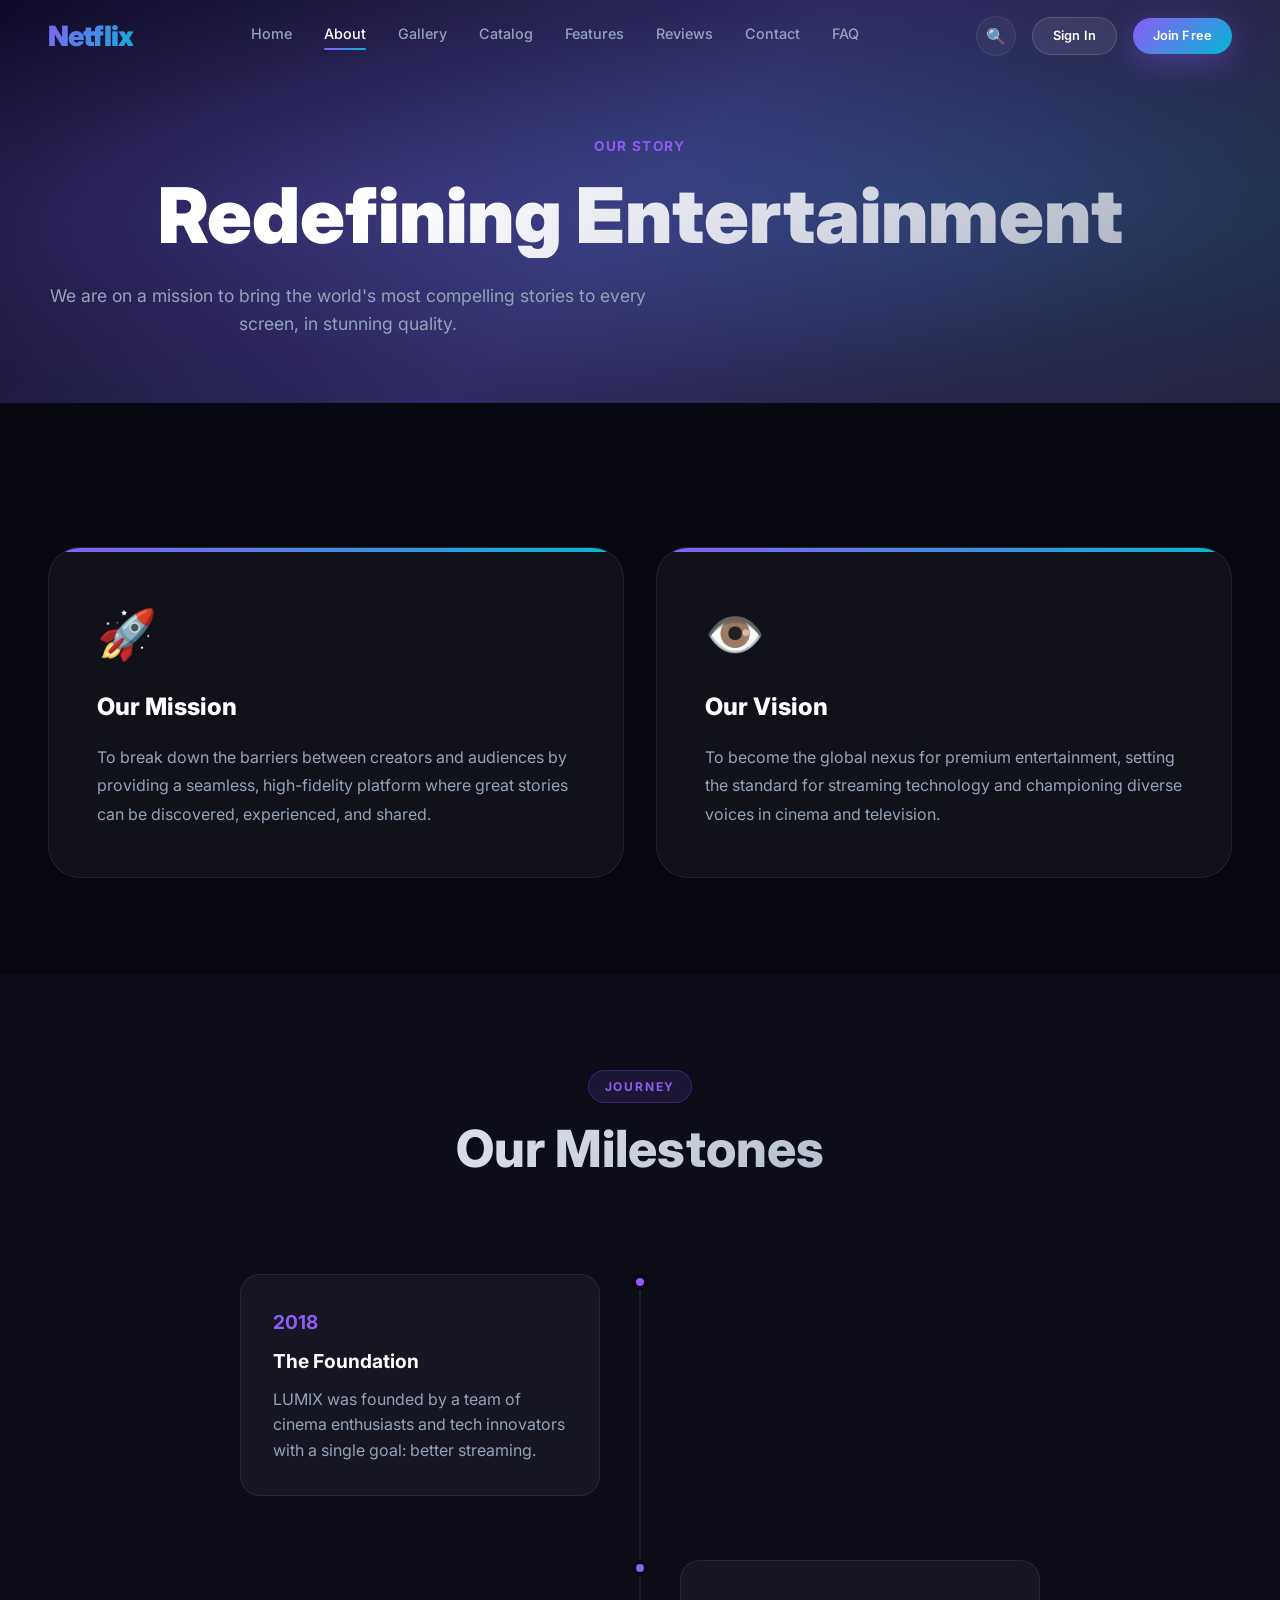
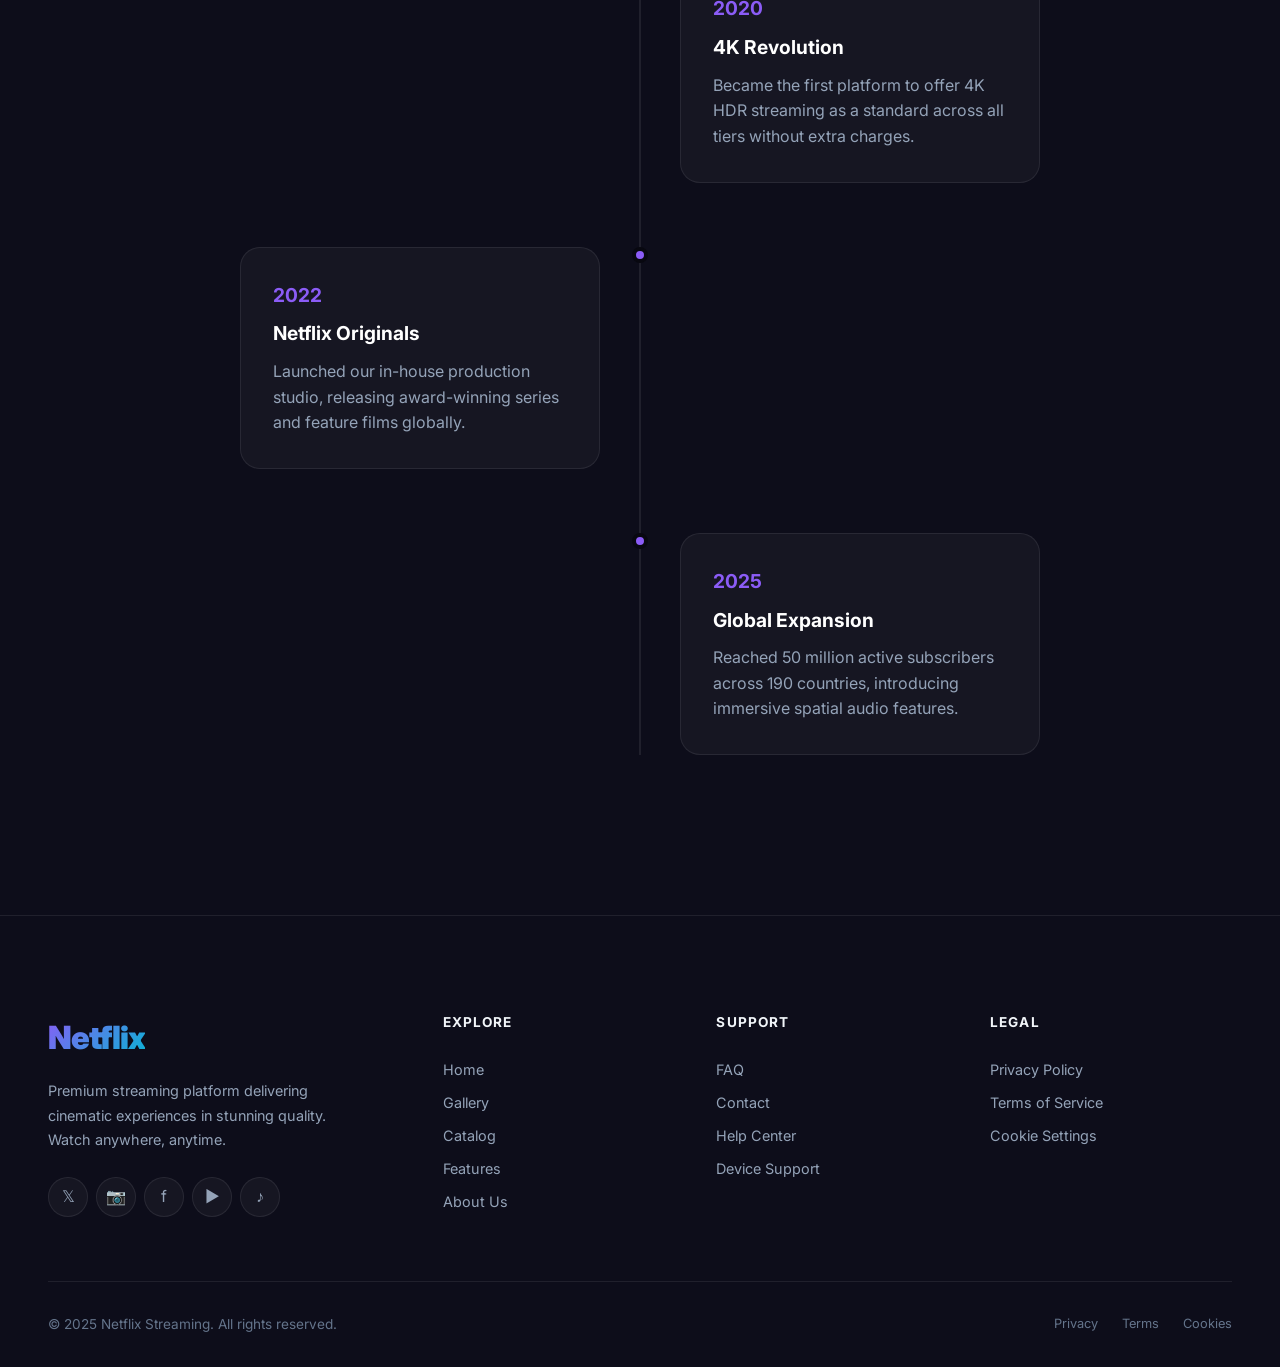
<file: about.html>
<!DOCTYPE html>
<html lang="en">
<head>
  <meta charset="UTF-8"/>
  <meta name="viewport" content="width=device-width, initial-scale=1.0"/>
  <title>About Us — Netflix</title>
  <link rel="stylesheet" href="style.css"/>
  <link rel="stylesheet" href="animations.css"/>
  <link rel="stylesheet" href="responsive.css"/>
  <style>
    .about-cards-grid { display: grid; grid-template-columns: 1fr 1fr; gap: var(--space-xl); margin-top: var(--space-2xl); }
    .about-card { background: var(--clr-surface); border: 1px solid var(--clr-border); border-radius: var(--radius-xl); padding: var(--space-2xl); position: relative; overflow: hidden; }
    .about-card-icon { font-size: 3rem; margin-bottom: var(--space-md); }
    .about-card-title { font-size: 1.5rem; font-weight: 800; color: var(--clr-white); margin-bottom: var(--space-md); }
    .about-card-text { color: var(--clr-text-muted); line-height: 1.8; }
    .about-card::before { content: ""; position: absolute; top: 0; left: 0; width: 100%; height: 4px; background: var(--grad-primary); }

    .timeline { position: relative; max-width: 800px; margin: var(--space-4xl) auto 0; }
    .timeline::before { content: ''; position: absolute; top: 0; bottom: 0; left: 50%; width: 2px; background: var(--clr-border); transform: translateX(-50%); }
    .timeline-item { position: relative; margin-bottom: var(--space-3xl); width: 50%; padding-right: 40px; }
    .timeline-item:nth-child(even) { left: 50%; padding-right: 0; padding-left: 40px; }
    .timeline-dot { position: absolute; top: 0; right: -8px; width: 16px; height: 16px; border-radius: 50%; background: var(--clr-primary); border: 4px solid var(--clr-bg); }
    .timeline-item:nth-child(even) .timeline-dot { left: -8px; }
    .timeline-date { color: var(--clr-primary); font-weight: 700; font-size: 1.2rem; margin-bottom: 8px; }
    .timeline-title { font-size: 1.2rem; font-weight: 700; color: var(--clr-white); margin-bottom: 10px; }
    .timeline-content { background: var(--clr-surface); padding: var(--space-xl); border-radius: var(--radius-lg); border: 1px solid var(--clr-border); color: var(--clr-text-muted); }
  </style>
</head>
<body>

  <!-- Loading Screen -->
  <div id="loading-screen">
    <div class="loading-logo">Netflix</div>
    <div class="loading-bar"><div class="loading-bar-fill"></div></div>
  </div>

  <!-- Navbar -->
  <nav class="navbar" id="navbar">
    <div class="nav-inner">
      <a href="index.html" class="nav-logo">Netflix</a>
      <div class="nav-links">
        <a href="index.html" class="nav-link">Home</a>
        <a href="about.html" class="nav-link active">About</a>
        <a href="gallery.html" class="nav-link">Gallery</a>
        <a href="products.html" class="nav-link">Catalog</a>
        <a href="features.html" class="nav-link">Features</a>
        <a href="testimonials.html" class="nav-link">Reviews</a>
        <a href="contact.html" class="nav-link">Contact</a>
        <a href="faq.html" class="nav-link">FAQ</a>
      </div>
      <div class="nav-actions">
        <button class="nav-search-btn" aria-label="Search">🔍</button>
        <a href="signin.html" class="btn btn-secondary btn-sm">Sign In</a>
        <a href="signup.html" class="btn btn-primary btn-sm">Join Free</a>
      </div>
      <button class="hamburger" aria-label="Menu"><span></span><span></span><span></span></button>
    </div>
  </nav>
  <nav class="mobile-nav">
    <a href="index.html" class="nav-link">🏠 Home</a>
    <a href="about.html" class="nav-link">ℹ️ About</a>
    <a href="gallery.html" class="nav-link">🖼️ Gallery</a>
    <a href="products.html" class="nav-link">🎬 Catalog</a>
    <a href="features.html" class="nav-link">⭐ Features</a>
    <a href="testimonials.html" class="nav-link">💬 Reviews</a>
    <a href="contact.html" class="nav-link">📧 Contact</a>
    <a href="faq.html" class="nav-link">❓ FAQ</a>
    <div style="display:flex;gap:0.5rem;padding-top:0.5rem;">
      <a href="signin.html" class="btn btn-secondary btn-sm" style="flex:1;text-align:center;">Sign In</a>
      <a href="signup.html" class="btn btn-primary btn-sm" style="flex:1;text-align:center;">Join Free</a>
    </div>
  </nav>

  <!-- Page Hero -->
  <div class="page-hero">
    <div class="container text-center page-hero-content">
      <span class="page-hero-label reveal">Our Story</span>
      <h1 class="page-hero-title reveal delay-1">Redefining Entertainment</h1>
      <p class="page-hero-subtitle reveal delay-2 mx-auto">We are on a mission to bring the world's most compelling stories to every screen, in stunning quality.</p>
    </div>
  </div>

  <section class="section">
    <div class="container">
      <div class="about-cards-grid">
        <div class="about-card reveal delay-1">
          <div class="about-card-icon">🚀</div>
          <h3 class="about-card-title">Our Mission</h3>
          <p class="about-card-text">To break down the barriers between creators and audiences by providing a seamless, high-fidelity platform where great stories can be discovered, experienced, and shared.</p>
        </div>
        <div class="about-card reveal delay-2">
          <div class="about-card-icon">👁️</div>
          <h3 class="about-card-title">Our Vision</h3>
          <p class="about-card-text">To become the global nexus for premium entertainment, setting the standard for streaming technology and championing diverse voices in cinema and television.</p>
        </div>
      </div>
    </div>
  </section>

  <section class="section" style="background:var(--clr-bg-2);">
    <div class="container">
      <div class="section-header reveal">
        <span class="section-label">Journey</span>
        <h2 class="section-title">Our Milestones</h2>
      </div>
      <div class="timeline">
        <div class="timeline-item reveal delay-1">
          <div class="timeline-dot"></div>
          <div class="timeline-content">
            <div class="timeline-date">2018</div>
            <h3 class="timeline-title">The Foundation</h3>
            <p>LUMIX was founded by a team of cinema enthusiasts and tech innovators with a single goal: better streaming.</p>
          </div>
        </div>
        <div class="timeline-item reveal delay-2">
          <div class="timeline-dot"></div>
          <div class="timeline-content">
            <div class="timeline-date">2020</div>
            <h3 class="timeline-title">4K Revolution</h3>
            <p>Became the first platform to offer 4K HDR streaming as a standard across all tiers without extra charges.</p>
          </div>
        </div>
        <div class="timeline-item reveal delay-3">
          <div class="timeline-dot"></div>
          <div class="timeline-content">
            <div class="timeline-date">2022</div>
            <h3 class="timeline-title">Netflix Originals</h3>
            <p>Launched our in-house production studio, releasing award-winning series and feature films globally.</p>
          </div>
        </div>
        <div class="timeline-item reveal delay-4">
          <div class="timeline-dot"></div>
          <div class="timeline-content">
            <div class="timeline-date">2025</div>
            <h3 class="timeline-title">Global Expansion</h3>
            <p>Reached 50 million active subscribers across 190 countries, introducing immersive spatial audio features.</p>
          </div>
        </div>
      </div>
    </div>
  </section>

  <!-- Footer -->
  <footer class="footer">
    <div class="container">
      <div class="footer-grid">
        <div class="footer-brand">
          <a href="index.html" class="nav-logo" style="font-size:2rem;display:inline-block;">Netflix</a>
          <p class="footer-brand-desc">Premium streaming platform delivering cinematic experiences in stunning quality. Watch anywhere, anytime.</p>
          <div class="footer-socials">
            <a href="#" class="social-btn" aria-label="Twitter">𝕏</a>
            <a href="#" class="social-btn" aria-label="Instagram">📷</a>
            <a href="#" class="social-btn" aria-label="Facebook">f</a>
            <a href="#" class="social-btn" aria-label="YouTube">▶</a>
            <a href="#" class="social-btn" aria-label="TikTok">♪</a>
          </div>
        </div>
        <div>
          <div class="footer-col-title">Explore</div>
          <div class="footer-links">
            <a href="index.html" class="footer-link">Home</a>
            <a href="gallery.html" class="footer-link">Gallery</a>
            <a href="products.html" class="footer-link">Catalog</a>
            <a href="features.html" class="footer-link">Features</a>
            <a href="about.html" class="footer-link">About Us</a>
          </div>
        </div>
        <div>
          <div class="footer-col-title">Support</div>
          <div class="footer-links">
            <a href="faq.html" class="footer-link">FAQ</a>
            <a href="contact.html" class="footer-link">Contact</a>
            <a href="#" class="footer-link">Help Center</a>
            <a href="#" class="footer-link">Device Support</a>
          </div>
        </div>
        <div>
          <div class="footer-col-title">Legal</div>
          <div class="footer-links">
            <a href="#" class="footer-link">Privacy Policy</a>
            <a href="#" class="footer-link">Terms of Service</a>
            <a href="#" class="footer-link">Cookie Settings</a>
          </div>
        </div>
      </div>
      <div class="footer-bottom">
        <p class="footer-copy">&copy; 2025 Netflix Streaming. All rights reserved.</p>
        <div class="footer-bottom-links">
          <a href="#" class="footer-bottom-link">Privacy</a>
          <a href="#" class="footer-bottom-link">Terms</a>
          <a href="#" class="footer-bottom-link">Cookies</a>
        </div>
      </div>
    </div>
  </footer>

  <script src="script.js"></script>
</body>
</html>
</file>
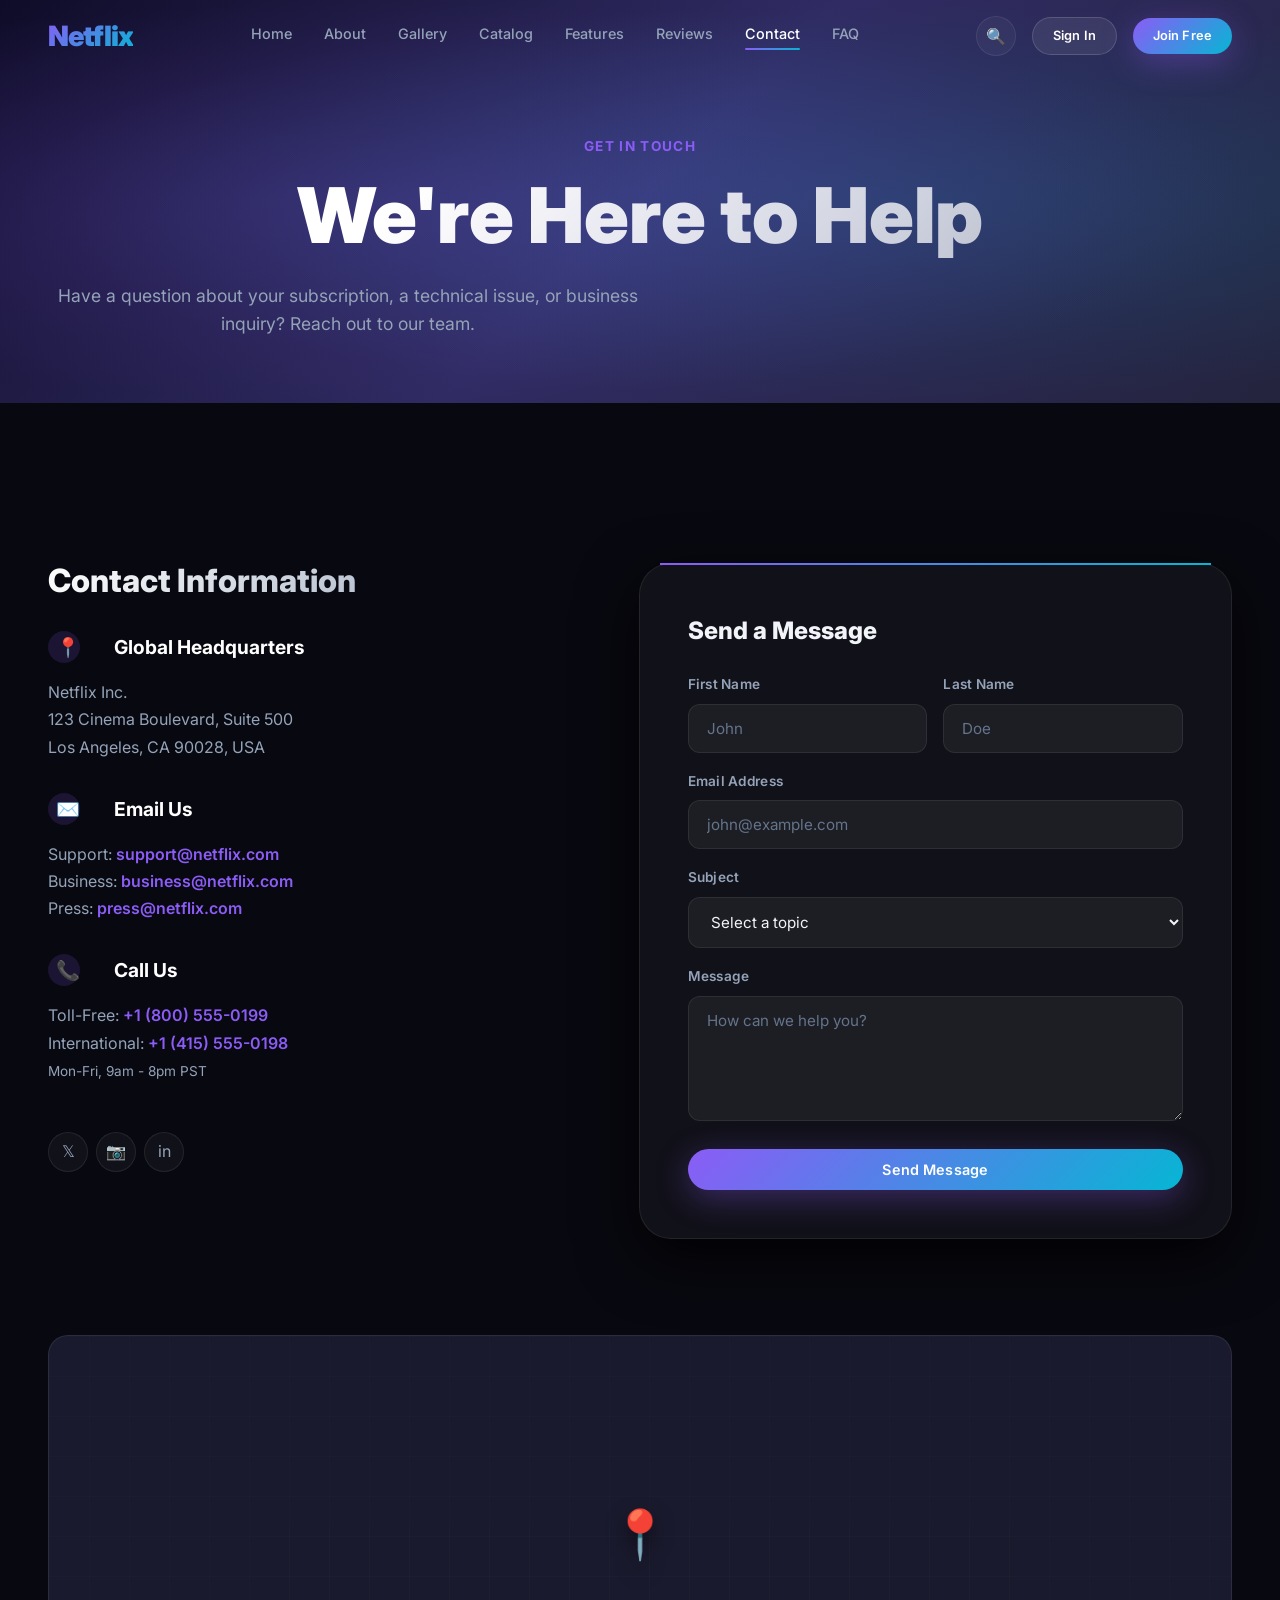
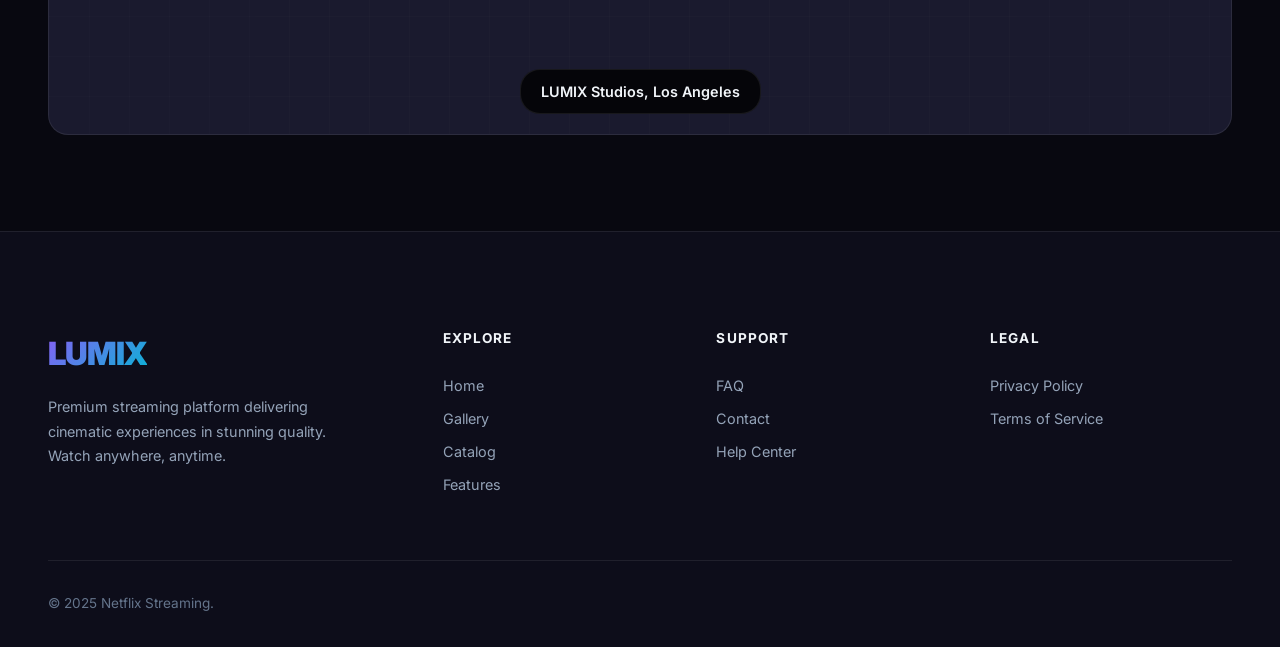
<file: contact.html>
<!DOCTYPE html>
<html lang="en">
<head>
  <meta charset="UTF-8"/>
  <meta name="viewport" content="width=device-width, initial-scale=1.0"/>
  <title>Contact Us — Netflix</title>
  <link rel="stylesheet" href="style.css"/>
  <link rel="stylesheet" href="animations.css"/>
  <link rel="stylesheet" href="responsive.css"/>
  <style>
    .contact-grid { display: grid; grid-template-columns: 1fr 1.2fr; gap: var(--space-4xl); margin-top: var(--space-3xl); }
    
    .contact-info-block { margin-bottom: var(--space-xl); }
    .contact-info-title { font-size: 1.2rem; font-weight: 700; color: var(--clr-white); margin-bottom: var(--space-md); display: flex; align-items: center; gap: 10px; }
    .contact-info-title::before { content: ""; display: block; width: 32px; height: 32px; background: rgba(139,92,246,0.15); border-radius: 50%; color: var(--clr-primary); display: flex; align-items: center; justify-content: center; }
    .contact-text { color: var(--clr-text-muted); font-size: 1rem; line-height: 1.7; }
    .contact-link { color: var(--clr-primary); font-weight: 600; text-decoration: none; transition: var(--transition-fast); }
    .contact-link:hover { color: var(--clr-secondary); text-decoration: underline; }
    
    .contact-form-wrapper { background: var(--clr-surface); border: 1px solid var(--clr-border); border-radius: var(--radius-xl); padding: var(--space-2xl); box-shadow: var(--shadow-lg); position: relative; }
    .contact-form-wrapper::before { content: ""; position: absolute; top: -1px; left: 20px; right: 20px; height: 2px; background: var(--grad-primary); }
    
    .map-placeholder { width: 100%; height: 400px; background: #1a1a2e; border-radius: var(--radius-lg); overflow: hidden; position: relative; display: flex; align-items: center; justify-content: center; border: 1px solid var(--clr-border); margin-top: var(--space-4xl); }
    .map-bg { position: absolute; inset: 0; background: url('data:image/svg+xml;utf8,<svg width="100%" height="100%" xmlns="http://www.w3.org/2000/svg"><defs><pattern id="grid" width="40" height="40" patternUnits="userSpaceOnUse"><path d="M 40 0 L 0 0 0 40" fill="none" stroke="rgba(255,255,255,0.05)" stroke-width="1"/></pattern></defs><rect width="100%" height="100%" fill="url(%23grid)"/></svg>'); opacity: 0.5; }
    .map-marker { font-size: 3rem; position: relative; z-index: 1; animation: bounceIn 1s cubic-bezier(0.175, 0.885, 0.32, 1.275) infinite alternate; text-shadow: 0 10px 20px rgba(0,0,0,0.5); }
    
    .form-row { display: grid; grid-template-columns: 1fr 1fr; gap: var(--space-md); }
    @media (max-width: 600px) { .form-row { grid-template-columns: 1fr; } }
  </style>
</head>
<body>

  <!-- Loading Screen -->
  <div id="loading-screen">
    <div class="loading-logo">Netflix</div>
    <div class="loading-bar"><div class="loading-bar-fill"></div></div>
  </div>

  <!-- Navbar -->
  <nav class="navbar" id="navbar">
    <div class="nav-inner">
      <a href="index.html" class="nav-logo">Netflix</a>
      <div class="nav-links">
        <a href="index.html" class="nav-link">Home</a>
        <a href="about.html" class="nav-link">About</a>
        <a href="gallery.html" class="nav-link">Gallery</a>
        <a href="products.html" class="nav-link">Catalog</a>
        <a href="features.html" class="nav-link">Features</a>
        <a href="testimonials.html" class="nav-link">Reviews</a>
        <a href="contact.html" class="nav-link active">Contact</a>
        <a href="faq.html" class="nav-link">FAQ</a>
      </div>
      <div class="nav-actions">
        <button class="nav-search-btn" aria-label="Search">🔍</button>
        <a href="signin.html" class="btn btn-secondary btn-sm">Sign In</a>
        <a href="signup.html" class="btn btn-primary btn-sm">Join Free</a>
      </div>
      <button class="hamburger" aria-label="Menu"><span></span><span></span><span></span></button>
    </div>
  </nav>
  <nav class="mobile-nav">
    <a href="index.html" class="nav-link">🏠 Home</a>
    <a href="about.html" class="nav-link">ℹ️ About</a>
    <a href="gallery.html" class="nav-link">🖼️ Gallery</a>
    <a href="products.html" class="nav-link">🎬 Catalog</a>
    <a href="features.html" class="nav-link">⭐ Features</a>
    <a href="testimonials.html" class="nav-link">💬 Reviews</a>
    <a href="contact.html" class="nav-link">📧 Contact</a>
    <a href="faq.html" class="nav-link">❓ FAQ</a>
    <div style="display:flex;gap:0.5rem;padding-top:0.5rem;">
      <a href="signin.html" class="btn btn-secondary btn-sm" style="flex:1;text-align:center;">Sign In</a>
      <a href="signup.html" class="btn btn-primary btn-sm" style="flex:1;text-align:center;">Join Free</a>
    </div>
  </nav>

  <!-- Page Hero -->
  <div class="page-hero">
    <div class="container text-center page-hero-content">
      <span class="page-hero-label reveal">Get in Touch</span>
      <h1 class="page-hero-title reveal delay-1">We're Here to Help</h1>
      <p class="page-hero-subtitle reveal delay-2 mx-auto">Have a question about your subscription, a technical issue, or business inquiry? Reach out to our team.</p>
    </div>
  </div>

  <section class="section">
    <div class="container">
      <div class="contact-grid">
        
        <!-- Contact Info -->
        <div class="reveal delay-1">
          <h2 class="section-title" style="font-size: 2rem; margin-bottom: var(--space-xl);">Contact Information</h2>
          
          <div class="contact-info-block">
            <h3 class="contact-info-title"><span style="position:absolute;margin-left:8px;">📍</span> &nbsp; &nbsp; &nbsp; Global Headquarters</h3>
            <p class="contact-text">Netflix Inc.<br/>123 Cinema Boulevard, Suite 500<br/>Los Angeles, CA 90028, USA</p>
          </div>
          
          <div class="contact-info-block">
            <h3 class="contact-info-title"><span style="position:absolute;margin-left:8px;">✉️</span> &nbsp; &nbsp; &nbsp; Email Us</h3>
            <p class="contact-text">Support: <a href="mailto:support@netflix.com" class="contact-link">support@netflix.com</a><br/>Business: <a href="mailto:business@netflix.com" class="contact-link">business@netflix.com</a><br/>Press: <a href="mailto:press@netflix.com" class="contact-link">press@netflix.com</a></p>
          </div>
          
          <div class="contact-info-block">
            <h3 class="contact-info-title"><span style="position:absolute;margin-left:8px;">📞</span> &nbsp; &nbsp; &nbsp; Call Us</h3>
            <p class="contact-text">Toll-Free: <a href="tel:+18005550199" class="contact-link">+1 (800) 555-0199</a><br/>International: <a href="tel:+14155550198" class="contact-link">+1 (415) 555-0198</a><br/><span style="font-size:0.85rem;">Mon-Fri, 9am - 8pm PST</span></p>
          </div>
          
          <div class="footer-socials" style="margin-top:var(--space-2xl);">
            <a href="#" class="social-btn" aria-label="Twitter">𝕏</a>
            <a href="#" class="social-btn" aria-label="Instagram">📷</a>
            <a href="#" class="social-btn" aria-label="LinkedIn">in</a>
          </div>
        </div>
        
        <!-- Contact Form -->
        <div class="contact-form-wrapper reveal delay-2">
          <h3 style="font-size: 1.5rem; font-weight: 800; margin-bottom: var(--space-lg);">Send a Message</h3>
          <form id="contact-form" class="form-group">
            <div class="form-row">
              <div class="form-group">
                <label class="form-label">First Name</label>
                <input type="text" class="form-input" placeholder="John" required/>
              </div>
              <div class="form-group">
                <label class="form-label">Last Name</label>
                <input type="text" class="form-input" placeholder="Doe" required/>
              </div>
            </div>
            
            <div class="form-group" style="margin-top: 10px;">
              <label class="form-label">Email Address</label>
              <input type="email" class="form-input" placeholder="john@example.com" required/>
            </div>
            
            <div class="form-group" style="margin-top: 10px;">
              <label class="form-label">Subject</label>
              <select class="form-input" required>
                <option value="" disabled selected>Select a topic</option>
                <option value="support">Technical Support</option>
                <option value="billing">Billing & Subscriptions</option>
                <option value="content">Content Request</option>
                <option value="other">Other Inquiry</option>
              </select>
            </div>
            
            <div class="form-group" style="margin-top: 10px; margin-bottom: 20px;">
              <label class="form-label">Message</label>
              <textarea class="form-input" rows="5" placeholder="How can we help you?" required style="resize: vertical;"></textarea>
            </div>
            
            <button type="submit" class="btn btn-primary w-full">Send Message</button>
          </form>
        </div>
        
      </div>
      
      <!-- Map -->
      <div class="map-placeholder reveal delay-3">
        <div class="map-bg"></div>
        <div class="map-marker">📍</div>
        <div style="position:absolute; bottom:20px; background:rgba(0,0,0,0.8); backdrop-filter:blur(8px); padding:10px 20px; border-radius:20px; border:1px solid var(--clr-border); font-size:0.9rem; font-weight:600;">LUMIX Studios, Los Angeles</div>
      </div>
      
    </div>
  </section>

  <!-- Footer -->
  <footer class="footer">
    <div class="container">
      <div class="footer-grid">
        <div class="footer-brand">
          <a href="index.html" class="nav-logo" style="font-size:2rem;display:inline-block;">LUMIX</a>
          <p class="footer-brand-desc">Premium streaming platform delivering cinematic experiences in stunning quality. Watch anywhere, anytime.</p>
        </div>
        <div>
          <div class="footer-col-title">Explore</div>
          <div class="footer-links">
            <a href="index.html" class="footer-link">Home</a>
            <a href="gallery.html" class="footer-link">Gallery</a>
            <a href="products.html" class="footer-link">Catalog</a>
            <a href="features.html" class="footer-link">Features</a>
          </div>
        </div>
        <div>
          <div class="footer-col-title">Support</div>
          <div class="footer-links">
            <a href="faq.html" class="footer-link">FAQ</a>
            <a href="contact.html" class="footer-link">Contact</a>
            <a href="#" class="footer-link">Help Center</a>
          </div>
        </div>
        <div>
          <div class="footer-col-title">Legal</div>
          <div class="footer-links">
            <a href="#" class="footer-link">Privacy Policy</a>
            <a href="#" class="footer-link">Terms of Service</a>
          </div>
        </div>
      </div>
      <div class="footer-bottom">
        <p class="footer-copy">&copy; 2025 Netflix Streaming.</p>
      </div>
    </div>
  </footer>

  <script src="script.js"></script>
</body>
</html>
</file>
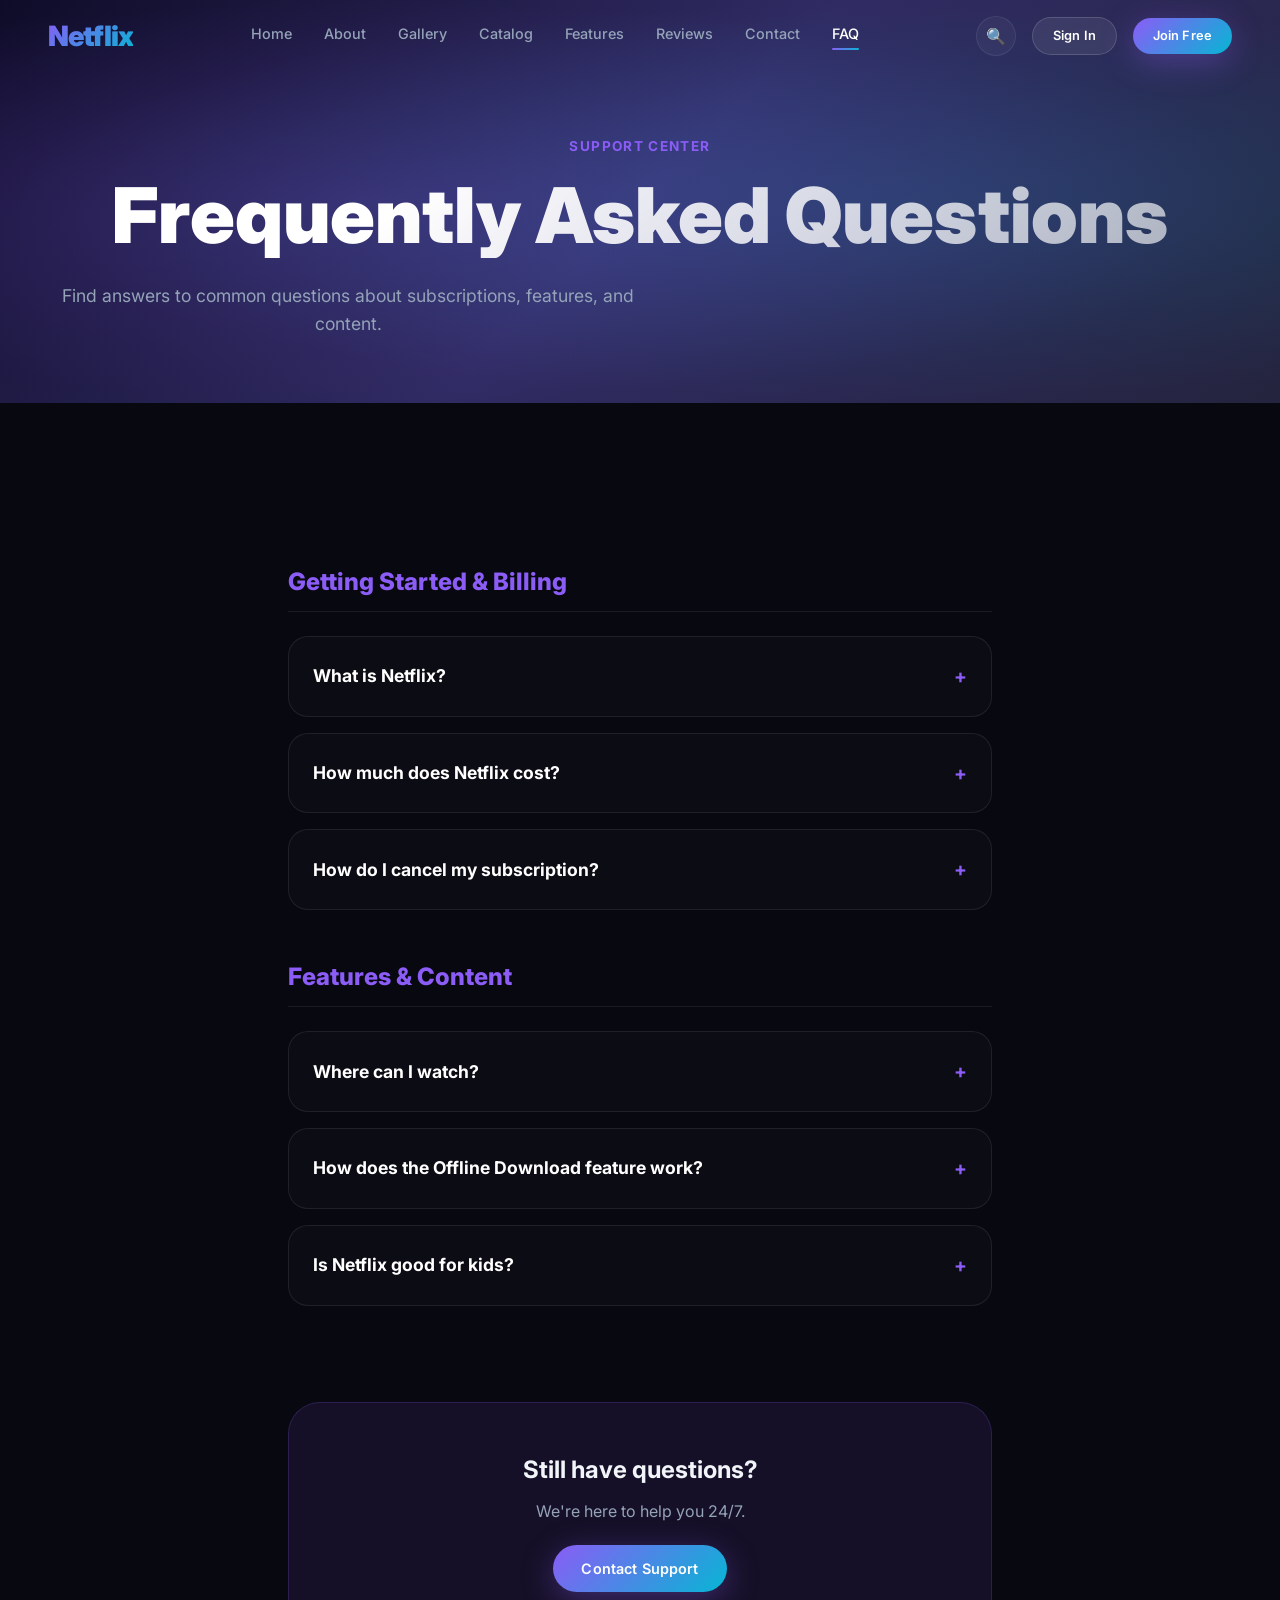
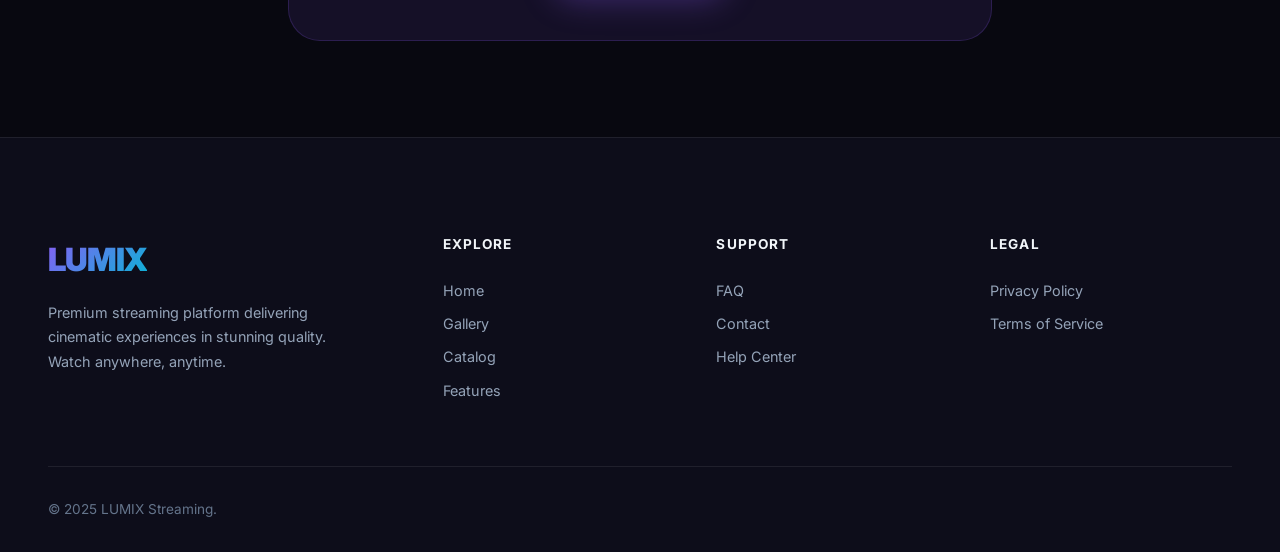
<file: faq.html>
<!DOCTYPE html>
<html lang="en">
<head>
  <meta charset="UTF-8"/>
  <meta name="viewport" content="width=device-width, initial-scale=1.0"/>
  <title>FAQ — Netflix</title>
  <link rel="stylesheet" href="style.css"/>
  <link rel="stylesheet" href="animations.css"/>
  <link rel="stylesheet" href="responsive.css"/>
  <style>
    .faq-container { max-width: 800px; margin: 0 auto; margin-top: var(--space-3xl); }
    .faq-category { margin-bottom: var(--space-2xl); }
    .faq-category-title { font-size: 1.5rem; font-weight: 800; color: var(--clr-primary); margin-bottom: var(--space-lg); border-bottom: 1px solid var(--clr-border); padding-bottom: 10px; }
    
    .faq-item { background: rgba(255,255,255,0.02); border: 1px solid var(--clr-border); border-radius: var(--radius-lg); margin-bottom: var(--space-md); overflow: hidden; transition: var(--transition-base); }
    .faq-item:hover { border-color: rgba(139,92,246,0.3); }
    
    .faq-question { padding: var(--space-lg); display: flex; justify-content: space-between; align-items: center; cursor: pointer; font-weight: 700; font-size: 1.1rem; color: var(--clr-white); user-select: none; }
    .faq-icon { font-size: 1.2rem; color: var(--clr-primary); transition: transform 0.3s ease; }
    .faq-item.active .faq-icon { transform: rotate(45deg); }
    .faq-item.active { background: rgba(139,92,246,0.05); border-color: rgba(139,92,246,0.4); }
    
    .faq-answer { padding: 0 var(--space-lg); max-height: 0; overflow: hidden; transition: max-height 0.4s ease, padding 0.4s ease; color: var(--clr-text-muted); line-height: 1.7; }
    .faq-item.active .faq-answer { padding: 0 var(--space-lg) var(--space-lg) var(--space-lg); max-height: 500px; }
  </style>
</head>
<body>

  <!-- Loading Screen -->
  <div id="loading-screen">
    <div class="loading-logo">Netflix</div>
    <div class="loading-bar"><div class="loading-bar-fill"></div></div>
  </div>

  <!-- Navbar -->
  <nav class="navbar" id="navbar">
    <div class="nav-inner">
      <a href="index.html" class="nav-logo">Netflix</a>
      <div class="nav-links">
        <a href="index.html" class="nav-link">Home</a>
        <a href="about.html" class="nav-link">About</a>
        <a href="gallery.html" class="nav-link">Gallery</a>
        <a href="products.html" class="nav-link">Catalog</a>
        <a href="features.html" class="nav-link">Features</a>
        <a href="testimonials.html" class="nav-link">Reviews</a>
        <a href="contact.html" class="nav-link">Contact</a>
        <a href="faq.html" class="nav-link active">FAQ</a>
      </div>
      <div class="nav-actions">
        <button class="nav-search-btn" aria-label="Search">🔍</button>
        <a href="signin.html" class="btn btn-secondary btn-sm">Sign In</a>
        <a href="signup.html" class="btn btn-primary btn-sm">Join Free</a>
      </div>
      <button class="hamburger" aria-label="Menu"><span></span><span></span><span></span></button>
    </div>
  </nav>
  <nav class="mobile-nav">
    <a href="index.html" class="nav-link">🏠 Home</a>
    <a href="about.html" class="nav-link">ℹ️ About</a>
    <a href="gallery.html" class="nav-link">🖼️ Gallery</a>
    <a href="products.html" class="nav-link">🎬 Catalog</a>
    <a href="features.html" class="nav-link">⭐ Features</a>
    <a href="testimonials.html" class="nav-link">💬 Reviews</a>
    <a href="contact.html" class="nav-link">📧 Contact</a>
    <a href="faq.html" class="nav-link">❓ FAQ</a>
    <div style="display:flex;gap:0.5rem;padding-top:0.5rem;">
      <a href="signin.html" class="btn btn-secondary btn-sm" style="flex:1;text-align:center;">Sign In</a>
      <a href="signup.html" class="btn btn-primary btn-sm" style="flex:1;text-align:center;">Join Free</a>
    </div>
  </nav>

  <!-- Page Hero -->
  <div class="page-hero">
    <div class="container text-center page-hero-content">
      <span class="page-hero-label reveal">Support Center</span>
      <h1 class="page-hero-title reveal delay-1">Frequently Asked Questions</h1>
      <p class="page-hero-subtitle reveal delay-2 mx-auto">Find answers to common questions about subscriptions, features, and content.</p>
    </div>
  </div>

  <section class="section">
    <div class="container faq-container">
      
      <div class="faq-category reveal delay-1">
        <h2 class="faq-category-title">Getting Started & Billing</h2>
        
        <div class="faq-item">
          <div class="faq-question">What is Netflix? <span class="faq-icon">+</span></div>
          <div class="faq-answer">
            <p>Netflix is a premium streaming service that offers a wide variety of award-winning TV shows, movies, anime, documentaries, and Netflix Originals on thousands of internet-connected devices.</p>
          </div>
        </div>
        
        <div class="faq-item">
          <div class="faq-question">How much does Netflix cost? <span class="faq-icon">+</span></div>
          <div class="faq-answer">
            <p>Watch Netflix on your smartphone, tablet, Smart TV, laptop, or streaming device, all for one fixed monthly fee. Plans range from ₹149 to ₹799 a month. No extra costs, no contracts.</p>
          </div>
        </div>
        
        <div class="faq-item">
          <div class="faq-question">How do I cancel my subscription? <span class="faq-icon">+</span></div>
          <div class="faq-answer">
            <p>Netflix is flexible. There are no pesky contracts and no commitments. You can easily cancel your account online in two clicks from your Account Settings. There are no cancellation fees.</p>
          </div>
        </div>
      </div>
      
      <div class="faq-category reveal delay-2">
        <h2 class="faq-category-title">Features & Content</h2>
        
        <div class="faq-item">
          <div class="faq-question">Where can I watch? <span class="faq-icon">+</span></div>
          <div class="faq-answer">
            <p>Watch anywhere, anytime. Sign in with your Netflix account to watch instantly on the web at netflix.com from your personal computer or on any internet-connected device that offers the Netflix app, including smart TVs, smartphones, tablets, streaming media players and game consoles.</p>
          </div>
        </div>
        
        <div class="faq-item">
          <div class="faq-question">How does the Offline Download feature work? <span class="faq-icon">+</span></div>
          <div class="faq-answer">
            <p>You can download your favorite shows with the iOS, Android, or Windows 10 app. Use downloads to watch while you're on the go and without an internet connection. Downloads do not expire as long as your subscription is active.</p>
          </div>
        </div>
        
        <div class="faq-item">
          <div class="faq-question">Is Netflix good for kids? <span class="faq-icon">+</span></div>
          <div class="faq-answer">
            <p>The Netflix Kids experience is included in your membership to give parents control while kids enjoy family-friendly TV shows and movies in their own space. Kids profiles come with PIN-protected parental controls that let you restrict the maturity rating of content.</p>
          </div>
        </div>
      </div>
      
      <div class="reveal delay-3" style="text-align: center; margin-top: var(--space-4xl); padding: var(--space-2xl); background: rgba(139,92,246,0.1); border-radius: var(--radius-xl); border: 1px solid rgba(139,92,246,0.2);">
        <h3 style="font-size: 1.5rem; margin-bottom: 10px;">Still have questions?</h3>
        <p style="color: var(--clr-text-muted); margin-bottom: 20px;">We're here to help you 24/7.</p>
        <a href="contact.html" class="btn btn-primary">Contact Support</a>
      </div>
      
    </div>
  </section>

  <!-- Footer -->
  <footer class="footer">
    <div class="container">
      <div class="footer-grid">
        <div class="footer-brand">
          <a href="index.html" class="nav-logo" style="font-size:2rem;display:inline-block;">LUMIX</a>
          <p class="footer-brand-desc">Premium streaming platform delivering cinematic experiences in stunning quality. Watch anywhere, anytime.</p>
        </div>
        <div>
          <div class="footer-col-title">Explore</div>
          <div class="footer-links">
            <a href="index.html" class="footer-link">Home</a>
            <a href="gallery.html" class="footer-link">Gallery</a>
            <a href="products.html" class="footer-link">Catalog</a>
            <a href="features.html" class="footer-link">Features</a>
          </div>
        </div>
        <div>
          <div class="footer-col-title">Support</div>
          <div class="footer-links">
            <a href="faq.html" class="footer-link">FAQ</a>
            <a href="contact.html" class="footer-link">Contact</a>
            <a href="#" class="footer-link">Help Center</a>
          </div>
        </div>
        <div>
          <div class="footer-col-title">Legal</div>
          <div class="footer-links">
            <a href="#" class="footer-link">Privacy Policy</a>
            <a href="#" class="footer-link">Terms of Service</a>
          </div>
        </div>
      </div>
      <div class="footer-bottom">
        <p class="footer-copy">&copy; 2025 LUMIX Streaming.</p>
      </div>
    </div>
  </footer>

  <script src="script.js"></script>
</body>
</html>
</file>
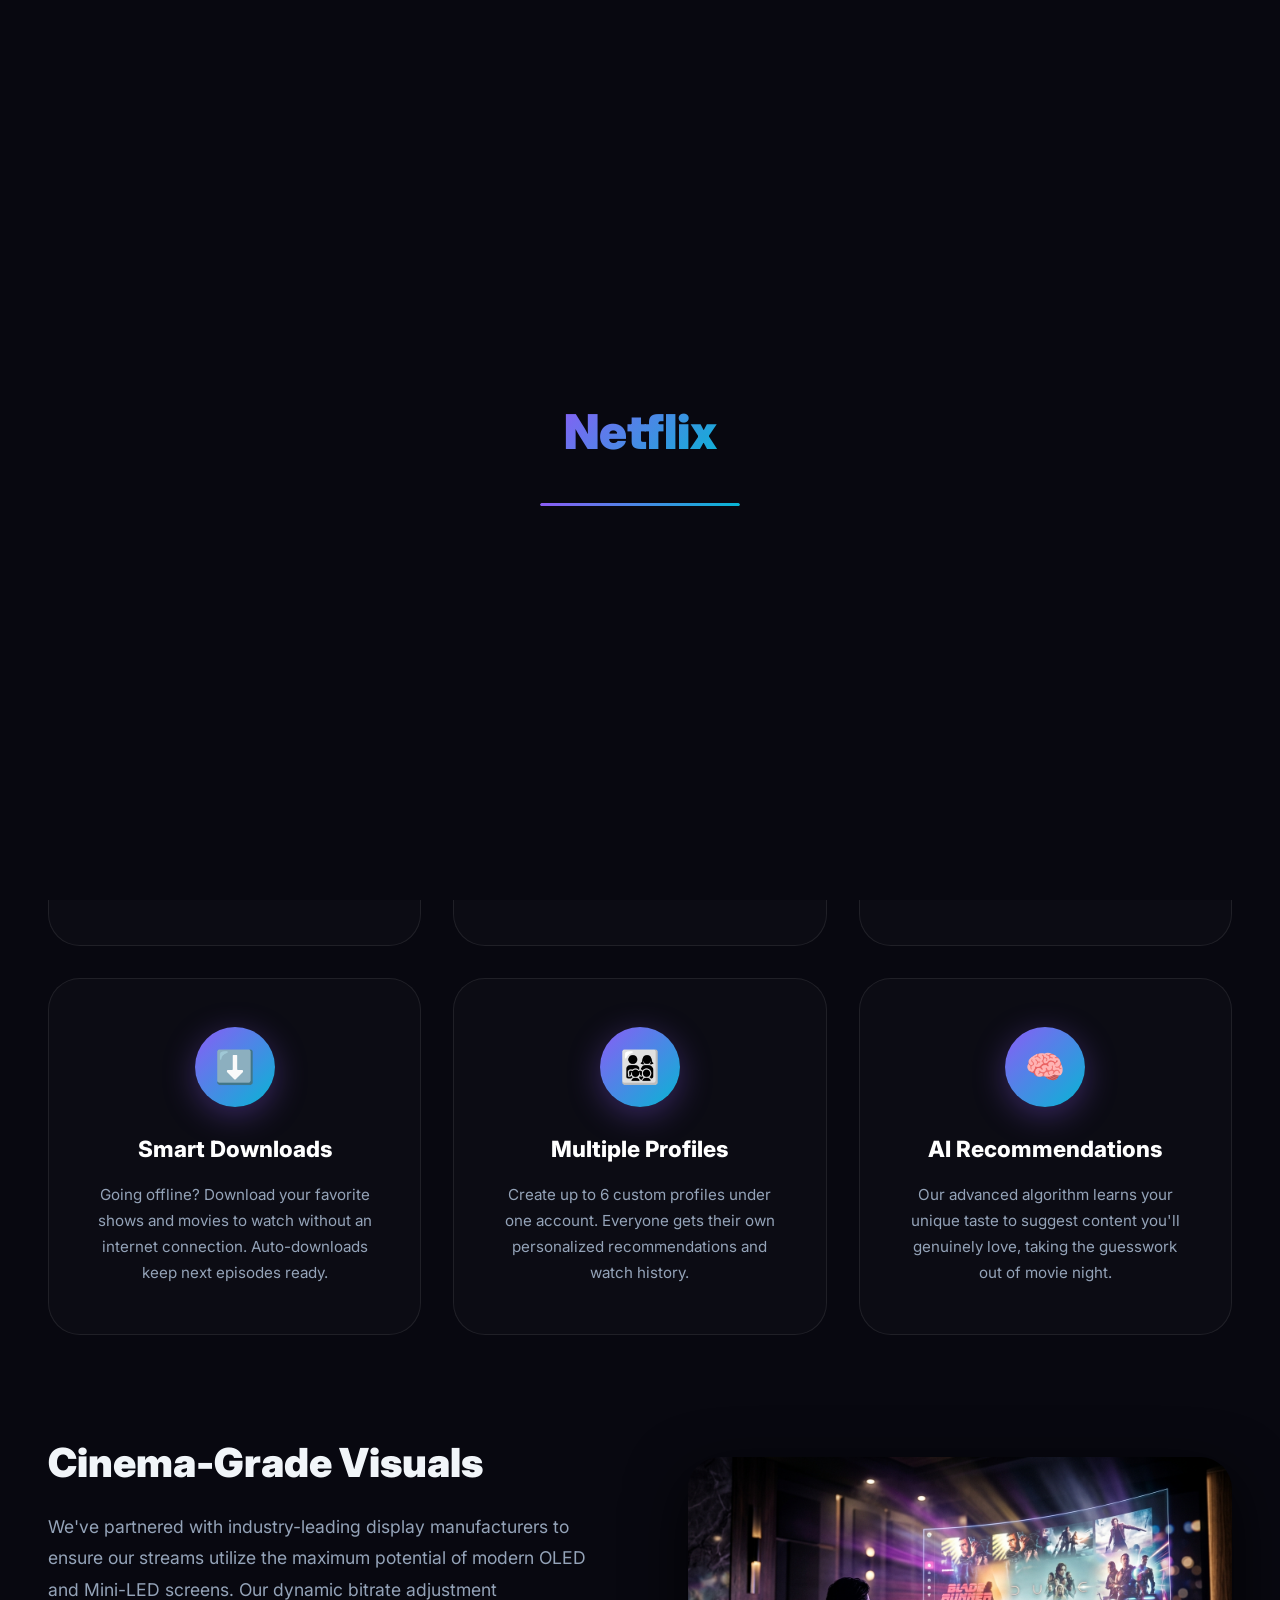
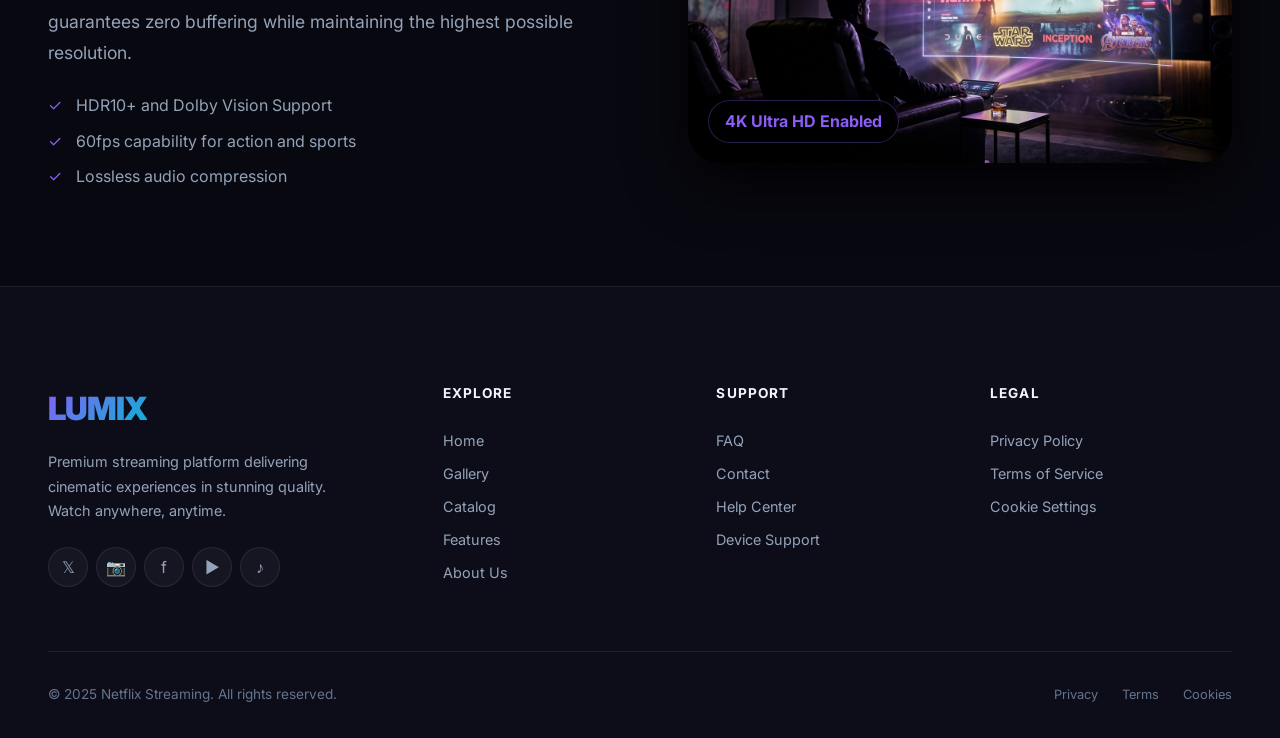
<file: features.html>
<!DOCTYPE html>
<html lang="en">
<head>
  <meta charset="UTF-8"/>
  <meta name="viewport" content="width=device-width, initial-scale=1.0"/>
  <title>Features — Netflix</title>
  <link rel="stylesheet" href="style.css"/>
  <link rel="stylesheet" href="animations.css"/>
  <link rel="stylesheet" href="responsive.css"/>
  <style>
    .features-grid { display: grid; grid-template-columns: repeat(3, 1fr); gap: var(--space-xl); margin-top: var(--space-3xl); }
    .feature-card { background: rgba(255,255,255,0.02); border: 1px solid var(--clr-border); border-radius: var(--radius-xl); padding: var(--space-2xl); transition: var(--transition-base); display: flex; flex-direction: column; align-items: center; text-align: center; }
    .feature-card:hover { transform: translateY(-10px); background: rgba(255,255,255,0.05); border-color: rgba(139,92,246,0.5); box-shadow: var(--shadow-glow); }
    .feature-icon-wrapper { width: 80px; height: 80px; border-radius: var(--radius-full); background: var(--grad-primary); display: flex; align-items: center; justify-content: center; font-size: 2rem; margin-bottom: var(--space-lg); color: white; box-shadow: var(--shadow-primary); }
    .feature-title { font-size: 1.4rem; font-weight: 800; color: var(--clr-white); margin-bottom: var(--space-md); }
    .feature-text { color: var(--clr-text-muted); font-size: 0.95rem; line-height: 1.7; }
    
    .tech-showcase { margin-top: var(--space-4xl); display: grid; grid-template-columns: 1fr 1fr; gap: var(--space-4xl); align-items: center; }
    .tech-content h3 { font-size: 2.5rem; font-weight: 900; margin-bottom: var(--space-md); }
    .tech-content p { color: var(--clr-text-muted); font-size: 1.1rem; line-height: 1.8; margin-bottom: var(--space-lg); }
    .tech-visual { position: relative; border-radius: var(--radius-xl); overflow: hidden; aspect-ratio: 16/9; box-shadow: var(--shadow-lg); }
    .tech-visual img { width: 100%; height: 100%; object-fit: cover; }
    .tech-badge { position: absolute; bottom: 20px; left: 20px; background: rgba(0,0,0,0.8); backdrop-filter: var(--blur-md); padding: 8px 16px; border-radius: var(--radius-full); font-weight: 700; color: var(--clr-primary); border: 1px solid rgba(139,92,246,0.3); }
    
    @media (max-width: 1023px) {
      .tech-showcase { grid-template-columns: 1fr; }
      .tech-showcase:nth-of-type(even) .tech-visual { order: -1; }
    }
  </style>
</head>
<body>

  <!-- Loading Screen -->
  <div id="loading-screen">
    <div class="loading-logo">Netflix</div>
    <div class="loading-bar"><div class="loading-bar-fill"></div></div>
  </div>

  <!-- Navbar -->
  <nav class="navbar" id="navbar">
    <div class="nav-inner">
      <a href="index.html" class="nav-logo">Netflix</a>
      <div class="nav-links">
        <a href="index.html" class="nav-link">Home</a>
        <a href="about.html" class="nav-link">About</a>
        <a href="gallery.html" class="nav-link">Gallery</a>
        <a href="products.html" class="nav-link">Catalog</a>
        <a href="features.html" class="nav-link active">Features</a>
        <a href="testimonials.html" class="nav-link">Reviews</a>
        <a href="contact.html" class="nav-link">Contact</a>
        <a href="faq.html" class="nav-link">FAQ</a>
      </div>
      <div class="nav-actions">
        <button class="nav-search-btn" aria-label="Search">🔍</button>
        <a href="signin.html" class="btn btn-secondary btn-sm">Sign In</a>
        <a href="signup.html" class="btn btn-primary btn-sm">Join Free</a>
      </div>
      <button class="hamburger" aria-label="Menu"><span></span><span></span><span></span></button>
    </div>
  </nav>
  <nav class="mobile-nav">
    <a href="index.html" class="nav-link">🏠 Home</a>
    <a href="about.html" class="nav-link">ℹ️ About</a>
    <a href="gallery.html" class="nav-link">🖼️ Gallery</a>
    <a href="products.html" class="nav-link">🎬 Catalog</a>
    <a href="features.html" class="nav-link">⭐ Features</a>
    <a href="testimonials.html" class="nav-link">💬 Reviews</a>
    <a href="contact.html" class="nav-link">📧 Contact</a>
    <a href="faq.html" class="nav-link">❓ FAQ</a>
    <div style="display:flex;gap:0.5rem;padding-top:0.5rem;">
      <a href="signin.html" class="btn btn-secondary btn-sm" style="flex:1;text-align:center;">Sign In</a>
      <a href="signup.html" class="btn btn-primary btn-sm" style="flex:1;text-align:center;">Join Free</a>
    </div>
  </nav>

  <!-- Page Hero -->
  <div class="page-hero">
    <div class="container text-center page-hero-content">
      <span class="page-hero-label reveal">Why Choose Us</span>
      <h1 class="page-hero-title reveal delay-1">The Ultimate Experience</h1>
      <p class="page-hero-subtitle reveal delay-2 mx-auto">Engineered for cinephiles. Discover the features that make  the premium choice for streaming.</p>
    </div>
  </div>

  <section class="section">
    <div class="container">
      <div class="features-grid">
        <div class="feature-card reveal delay-1">
          <div class="feature-icon-wrapper">📺</div>
          <h3 class="feature-title">4K Ultra HD & HDR</h3>
          <p class="feature-text">Experience breathtaking visual fidelity. Every pixel optimized for stunning clarity, deeper blacks, and vibrant colors that pop right off the screen.</p>
        </div>
        <div class="feature-card reveal delay-2">
          <div class="feature-icon-wrapper">🎧</div>
          <h3 class="feature-title">Spatial Audio</h3>
          <p class="feature-text">Immerse yourself in multidimensional sound. With Dolby Atmos support, you'll hear every whisper and explosion as if you're right in the action.</p>
        </div>
        <div class="feature-card reveal delay-3">
          <div class="feature-icon-wrapper">📱</div>
          <h3 class="feature-title">Watch Everywhere</h3>
          <p class="feature-text">Stream flawlessly across your Smart TV, console, laptop, tablet, or phone. Pick up right where you left off on any device seamlessly.</p>
        </div>
        <div class="feature-card reveal delay-4">
          <div class="feature-icon-wrapper">⬇️</div>
          <h3 class="feature-title">Smart Downloads</h3>
          <p class="feature-text">Going offline? Download your favorite shows and movies to watch without an internet connection. Auto-downloads keep next episodes ready.</p>
        </div>
        <div class="feature-card reveal delay-5">
          <div class="feature-icon-wrapper">👨‍👩‍👧‍👦</div>
          <h3 class="feature-title">Multiple Profiles</h3>
          <p class="feature-text">Create up to 6 custom profiles under one account. Everyone gets their own personalized recommendations and watch history.</p>
        </div>
        <div class="feature-card reveal delay-6">
          <div class="feature-icon-wrapper">🧠</div>
          <h3 class="feature-title">AI Recommendations</h3>
          <p class="feature-text">Our advanced algorithm learns your unique taste to suggest content you'll genuinely love, taking the guesswork out of movie night.</p>
        </div>
      </div>
      
      <!-- Tech Showcases -->
      <div class="tech-showcase reveal">
        <div class="tech-content">
          <h3>Cinema-Grade Visuals</h3>
          <p>We've partnered with industry-leading display manufacturers to ensure our streams utilize the maximum potential of modern OLED and Mini-LED screens. Our dynamic bitrate adjustment guarantees zero buffering while maintaining the highest possible resolution.</p>
          <ul style="list-style:none;display:flex;flex-direction:column;gap:10px;color:var(--clr-text-muted);">
            <li><span style="color:var(--clr-primary);margin-right:10px;">✓</span> HDR10+ and Dolby Vision Support</li>
            <li><span style="color:var(--clr-primary);margin-right:10px;">✓</span> 60fps capability for action and sports</li>
            <li><span style="color:var(--clr-primary);margin-right:10px;">✓</span> Lossless audio compression</li>
          </ul>
        </div>
        <div class="tech-visual">
          <img src="assets/images/hero_banner.jpg" alt="High Quality Streaming"/>
          <div class="tech-badge">4K Ultra HD Enabled</div>
        </div>
      </div>
      
    </div>
  </section>

  <!-- Footer -->
  <footer class="footer">
    <div class="container">
      <div class="footer-grid">
        <div class="footer-brand">
          <a href="index.html" class="nav-logo" style="font-size:2rem;display:inline-block;">LUMIX</a>
          <p class="footer-brand-desc">Premium streaming platform delivering cinematic experiences in stunning quality. Watch anywhere, anytime.</p>
          <div class="footer-socials">
            <a href="#" class="social-btn" aria-label="Twitter">𝕏</a>
            <a href="#" class="social-btn" aria-label="Instagram">📷</a>
            <a href="#" class="social-btn" aria-label="Facebook">f</a>
            <a href="#" class="social-btn" aria-label="YouTube">▶</a>
            <a href="#" class="social-btn" aria-label="TikTok">♪</a>
          </div>
        </div>
        <div>
          <div class="footer-col-title">Explore</div>
          <div class="footer-links">
            <a href="index.html" class="footer-link">Home</a>
            <a href="gallery.html" class="footer-link">Gallery</a>
            <a href="products.html" class="footer-link">Catalog</a>
            <a href="features.html" class="footer-link">Features</a>
            <a href="about.html" class="footer-link">About Us</a>
          </div>
        </div>
        <div>
          <div class="footer-col-title">Support</div>
          <div class="footer-links">
            <a href="faq.html" class="footer-link">FAQ</a>
            <a href="contact.html" class="footer-link">Contact</a>
            <a href="#" class="footer-link">Help Center</a>
            <a href="#" class="footer-link">Device Support</a>
          </div>
        </div>
        <div>
          <div class="footer-col-title">Legal</div>
          <div class="footer-links">
            <a href="#" class="footer-link">Privacy Policy</a>
            <a href="#" class="footer-link">Terms of Service</a>
            <a href="#" class="footer-link">Cookie Settings</a>
          </div>
        </div>
      </div>
      <div class="footer-bottom">
        <p class="footer-copy">&copy; 2025 Netflix Streaming. All rights reserved.</p>
        <div class="footer-bottom-links">
          <a href="#" class="footer-bottom-link">Privacy</a>
          <a href="#" class="footer-bottom-link">Terms</a>
          <a href="#" class="footer-bottom-link">Cookies</a>
        </div>
      </div>
    </div>
  </footer>

  <script src="script.js"></script>
</body>
</html>
</file>
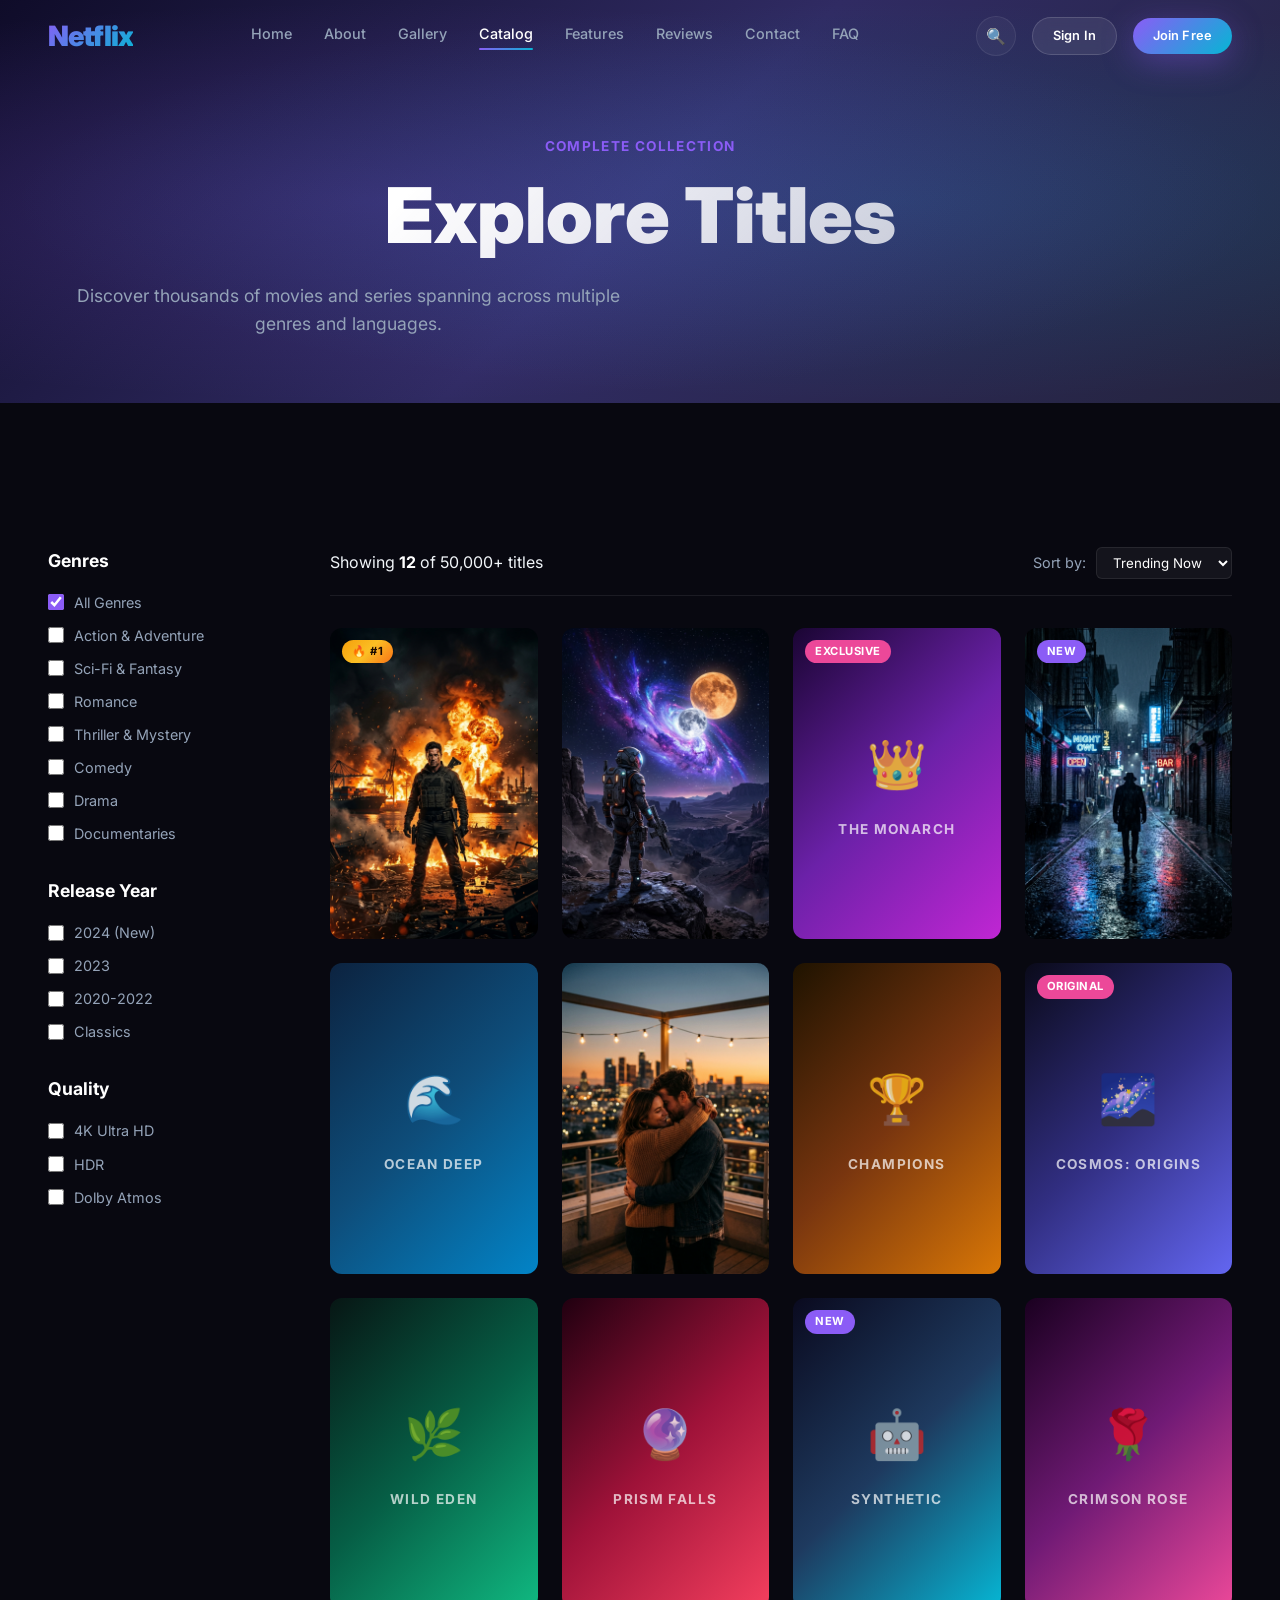
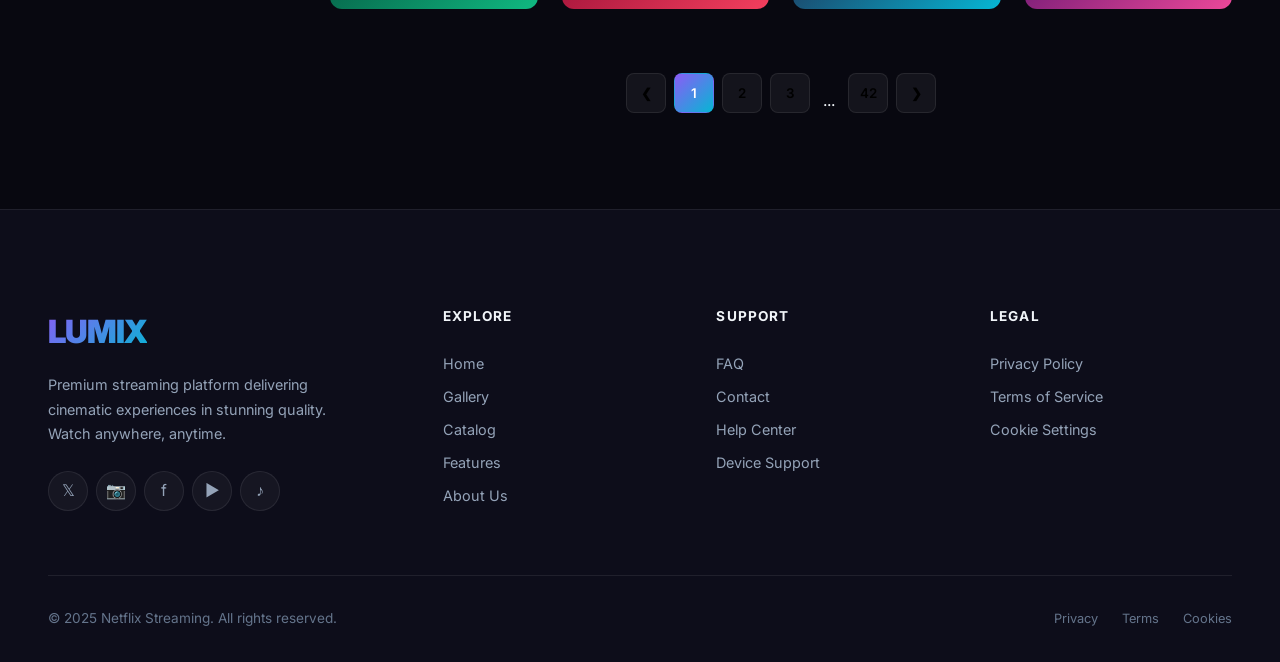
<file: products.html>
<!DOCTYPE html>
<html lang="en">
<head>
  <meta charset="UTF-8"/>
  <meta name="viewport" content="width=device-width, initial-scale=1.0"/>
  <title>Catalog — Netflix</title>
  <link rel="stylesheet" href="style.css"/>
  <link rel="stylesheet" href="animations.css"/>
  <link rel="stylesheet" href="responsive.css"/>
  <style>
    .catalog-layout { display: flex; gap: var(--space-xl); margin-top: var(--space-2xl); }
    .catalog-sidebar { width: 250px; flex-shrink: 0; }
    .catalog-main { flex: 1; }
    
    .filter-group { margin-bottom: var(--space-xl); }
    .filter-title { font-size: 1.1rem; font-weight: 700; margin-bottom: var(--space-md); color: var(--clr-white); }
    .filter-list { display: flex; flex-direction: column; gap: 10px; }
    .filter-checkbox { display: flex; align-items: center; gap: 10px; cursor: pointer; color: var(--clr-text-muted); font-size: 0.9rem; transition: var(--transition-fast); }
    .filter-checkbox:hover { color: var(--clr-primary); }
    .filter-checkbox input { accent-color: var(--clr-primary); width: 16px; height: 16px; cursor: pointer; }
    
    .products-grid { display: grid; grid-template-columns: repeat(4, 1fr); gap: var(--space-lg); margin-bottom: var(--space-3xl); }
    .catalog-topbar { display: flex; justify-content: space-between; align-items: center; margin-bottom: var(--space-xl); padding-bottom: var(--space-md); border-bottom: 1px solid var(--clr-border); }
    .catalog-sort { display: flex; align-items: center; gap: 10px; color: var(--clr-text-muted); font-size: 0.9rem; }
    .sort-select { background: rgba(255,255,255,0.05); border: 1px solid var(--clr-border); color: white; padding: 6px 12px; border-radius: var(--radius-sm); outline: none; }
    .sort-select option { background: var(--clr-bg-2); }
    
    .pagination { display: flex; justify-content: center; gap: 8px; margin-top: var(--space-3xl); }
    .page-btn { width: 40px; height: 40px; display: flex; align-items: center; justify-content: center; border-radius: 8px; background: rgba(255,255,255,0.05); border: 1px solid var(--clr-border); font-weight: 600; transition: var(--transition-fast); }
    .page-btn:hover { border-color: var(--clr-primary); color: var(--clr-primary); }
    .page-btn.active { background: var(--grad-primary); color: white; border-color: transparent; }
    
    @media (max-width: 1023px) {
      .catalog-layout { flex-direction: column; }
      .catalog-sidebar { width: 100%; display: flex; flex-wrap: wrap; gap: var(--space-lg); }
      .filter-group { flex: 1; min-width: 200px; }
      .products-grid { grid-template-columns: repeat(3, 1fr); }
    }
    @media (max-width: 767px) {
      .products-grid { grid-template-columns: repeat(2, 1fr); gap: var(--space-md); }
    }
  </style>
</head>
<body>

  <!-- Loading Screen -->
  <div id="loading-screen">
    <div class="loading-logo">Netflix</div>
    <div class="loading-bar"><div class="loading-bar-fill"></div></div>
  </div>

  <!-- Navbar -->
  <nav class="navbar" id="navbar">
    <div class="nav-inner">
      <a href="index.html" class="nav-logo">Netflix</a>
      <div class="nav-links">
        <a href="index.html" class="nav-link">Home</a>
        <a href="about.html" class="nav-link">About</a>
        <a href="gallery.html" class="nav-link">Gallery</a>
        <a href="products.html" class="nav-link active">Catalog</a>
        <a href="features.html" class="nav-link">Features</a>
        <a href="testimonials.html" class="nav-link">Reviews</a>
        <a href="contact.html" class="nav-link">Contact</a>
        <a href="faq.html" class="nav-link">FAQ</a>
      </div>
      <div class="nav-actions">
        <button class="nav-search-btn" aria-label="Search">🔍</button>
        <a href="signin.html" class="btn btn-secondary btn-sm">Sign In</a>
        <a href="signup.html" class="btn btn-primary btn-sm">Join Free</a>
      </div>
      <button class="hamburger" aria-label="Menu"><span></span><span></span><span></span></button>
    </div>
  </nav>
  <nav class="mobile-nav">
    <a href="index.html" class="nav-link">🏠 Home</a>
    <a href="about.html" class="nav-link">ℹ️ About</a>
    <a href="gallery.html" class="nav-link">🖼️ Gallery</a>
    <a href="products.html" class="nav-link">🎬 Catalog</a>
    <a href="features.html" class="nav-link">⭐ Features</a>
    <a href="testimonials.html" class="nav-link">💬 Reviews</a>
    <a href="contact.html" class="nav-link">📧 Contact</a>
    <a href="faq.html" class="nav-link">❓ FAQ</a>
    <div style="display:flex;gap:0.5rem;padding-top:0.5rem;">
      <a href="signin.html" class="btn btn-secondary btn-sm" style="flex:1;text-align:center;">Sign In</a>
      <a href="signup.html" class="btn btn-primary btn-sm" style="flex:1;text-align:center;">Join Free</a>
    </div>
  </nav>

  <!-- Page Hero -->
  <div class="page-hero">
    <div class="container text-center page-hero-content">
      <span class="page-hero-label reveal">Complete Collection</span>
      <h1 class="page-hero-title reveal delay-1">Explore Titles</h1>
      <p class="page-hero-subtitle reveal delay-2 mx-auto">Discover thousands of movies and series spanning across multiple genres and languages.</p>
    </div>
  </div>

  <section class="section">
    <div class="container">
      <div class="catalog-layout">
        
        <!-- Sidebar Filters -->
        <aside class="catalog-sidebar reveal delay-1">
          <div class="filter-group">
            <h3 class="filter-title">Genres</h3>
            <div class="filter-list">
              <label class="filter-checkbox"><input type="checkbox" checked/> All Genres</label>
              <label class="filter-checkbox"><input type="checkbox"/> Action & Adventure</label>
              <label class="filter-checkbox"><input type="checkbox"/> Sci-Fi & Fantasy</label>
              <label class="filter-checkbox"><input type="checkbox"/> Romance</label>
              <label class="filter-checkbox"><input type="checkbox"/> Thriller & Mystery</label>
              <label class="filter-checkbox"><input type="checkbox"/> Comedy</label>
              <label class="filter-checkbox"><input type="checkbox"/> Drama</label>
              <label class="filter-checkbox"><input type="checkbox"/> Documentaries</label>
            </div>
          </div>
          
          <div class="filter-group">
            <h3 class="filter-title">Release Year</h3>
            <div class="filter-list">
              <label class="filter-checkbox"><input type="checkbox"/> 2024 (New)</label>
              <label class="filter-checkbox"><input type="checkbox"/> 2023</label>
              <label class="filter-checkbox"><input type="checkbox"/> 2020-2022</label>
              <label class="filter-checkbox"><input type="checkbox"/> Classics</label>
            </div>
          </div>
          
          <div class="filter-group">
            <h3 class="filter-title">Quality</h3>
            <div class="filter-list">
              <label class="filter-checkbox"><input type="checkbox"/> 4K Ultra HD</label>
              <label class="filter-checkbox"><input type="checkbox"/> HDR</label>
              <label class="filter-checkbox"><input type="checkbox"/> Dolby Atmos</label>
            </div>
          </div>
        </aside>
        
        <!-- Main Content -->
        <main class="catalog-main">
          <div class="catalog-topbar reveal delay-2">
            <div>Showing <span style="color:white;font-weight:bold;">12</span> of 50,000+ titles</div>
            <div class="catalog-sort">
              Sort by:
              <select class="sort-select">
                <option>Trending Now</option>
                <option>New Releases</option>
                <option>Highest Rated</option>
                <option>A-Z</option>
              </select>
            </div>
          </div>
          
          <div class="products-grid">
            <!-- 12 Items for the grid -->
            <!-- 1 -->
            <div class="movie-card reveal delay-3">
              <img src="assets/images/movie_action.jpg" alt="Shadow Protocol"/>
              <div class="movie-card-badge badge-trending">🔥 #1</div>
              <div class="movie-card-overlay">
                <div class="movie-card-title">Shadow Protocol</div>
                <div class="movie-card-meta"><span>2024</span>•<span>2h 18m</span>•<span>4K</span></div>
                <div class="movie-card-actions">
                  <button class="movie-card-btn movie-card-btn-play">▶</button>
                  <button class="movie-card-btn movie-card-btn-add wishlist-btn">🤍</button>
                </div>
              </div>
            </div>
            <!-- 2 -->
            <div class="movie-card reveal delay-3">
              <img src="assets/images/movie_scifi.jpg" alt="Celestial Wars"/>
              <div class="movie-card-overlay">
                <div class="movie-card-title">Celestial Wars</div>
                <div class="movie-card-meta"><span>2024</span>•<span>2h 30m</span>•<span>4K</span></div>
                <div class="movie-card-actions">
                  <button class="movie-card-btn movie-card-btn-play">▶</button>
                  <button class="movie-card-btn movie-card-btn-add wishlist-btn">🤍</button>
                </div>
              </div>
            </div>
            <!-- 3 -->
            <div class="movie-card movie-poster-1 reveal delay-4">
              <div class="movie-poster-inner"><div class="movie-poster-icon">👑</div><div class="movie-poster-label">The Monarch</div></div>
              <div class="movie-card-badge badge-exclusive">Exclusive</div>
              <div class="movie-card-overlay">
                <div class="movie-card-title">The Monarch</div>
                <div class="movie-card-meta"><span>2024</span>•<span>2h 5m</span></div>
                <div class="movie-card-actions">
                  <button class="movie-card-btn movie-card-btn-play">▶</button>
                  <button class="movie-card-btn movie-card-btn-add wishlist-btn">🤍</button>
                </div>
              </div>
            </div>
            <!-- 4 -->
            <div class="movie-card reveal delay-4">
              <img src="assets/images/movie_thriller.jpg" alt="Dark Signal"/>
              <div class="movie-card-badge badge-new">New</div>
              <div class="movie-card-overlay">
                <div class="movie-card-title">Dark Signal</div>
                <div class="movie-card-meta"><span>2024</span>•<span>1h 52m</span></div>
                <div class="movie-card-actions">
                  <button class="movie-card-btn movie-card-btn-play">▶</button>
                  <button class="movie-card-btn movie-card-btn-add wishlist-btn">🤍</button>
                </div>
              </div>
            </div>
            <!-- 5 -->
            <div class="movie-card movie-poster-2 reveal delay-5">
              <div class="movie-poster-inner"><div class="movie-poster-icon">🌊</div><div class="movie-poster-label">Ocean Deep</div></div>
              <div class="movie-card-overlay">
                <div class="movie-card-title">Ocean Deep</div>
                <div class="movie-card-meta"><span>2024</span>•<span>1h 45m</span></div>
                <div class="movie-card-actions">
                  <button class="movie-card-btn movie-card-btn-play">▶</button>
                  <button class="movie-card-btn movie-card-btn-add wishlist-btn">🤍</button>
                </div>
              </div>
            </div>
            <!-- 6 -->
            <div class="movie-card reveal delay-5">
              <img src="assets/images/movie_romance.jpg" alt="Golden Hour"/>
              <div class="movie-card-overlay">
                <div class="movie-card-title">Golden Hour</div>
                <div class="movie-card-meta"><span>2024</span>•<span>1h 58m</span></div>
                <div class="movie-card-actions">
                  <button class="movie-card-btn movie-card-btn-play">▶</button>
                  <button class="movie-card-btn movie-card-btn-add wishlist-btn">🤍</button>
                </div>
              </div>
            </div>
            <!-- 7 -->
            <div class="movie-card movie-poster-5 reveal delay-5">
              <div class="movie-poster-inner"><div class="movie-poster-icon">🏆</div><div class="movie-poster-label">Champions</div></div>
              <div class="movie-card-overlay">
                <div class="movie-card-title">Champions</div>
                <div class="movie-card-meta"><span>2024</span>•<span>1h 50m</span></div>
                <div class="movie-card-actions">
                  <button class="movie-card-btn movie-card-btn-play">▶</button>
                  <button class="movie-card-btn movie-card-btn-add wishlist-btn">🤍</button>
                </div>
              </div>
            </div>
            <!-- 8 -->
            <div class="movie-card movie-poster-7 reveal delay-5">
              <div class="movie-poster-inner"><div class="movie-poster-icon">🌌</div><div class="movie-poster-label">Cosmos: Origins</div></div>
              <div class="movie-card-badge badge-exclusive">Original</div>
              <div class="movie-card-overlay">
                <div class="movie-card-title">Cosmos: Origins</div>
                <div class="movie-card-meta"><span>Series</span>•<span>4 Seasons</span></div>
                <div class="movie-card-actions">
                  <button class="movie-card-btn movie-card-btn-play">▶</button>
                  <button class="movie-card-btn movie-card-btn-add wishlist-btn">🤍</button>
                </div>
              </div>
            </div>
            <!-- 9 -->
            <div class="movie-card movie-poster-4 reveal delay-6">
              <div class="movie-poster-inner"><div class="movie-poster-icon">🌿</div><div class="movie-poster-label">Wild Eden</div></div>
              <div class="movie-card-overlay">
                <div class="movie-card-title">Wild Eden</div>
                <div class="movie-card-meta"><span>Documentary</span>•<span>6 Eps</span></div>
                <div class="movie-card-actions">
                  <button class="movie-card-btn movie-card-btn-play">▶</button>
                  <button class="movie-card-btn movie-card-btn-add wishlist-btn">🤍</button>
                </div>
              </div>
            </div>
            <!-- 10 -->
            <div class="movie-card movie-poster-9 reveal delay-6">
              <div class="movie-poster-inner"><div class="movie-poster-icon">🔮</div><div class="movie-poster-label">Prism Falls</div></div>
              <div class="movie-card-overlay">
                <div class="movie-card-title">Prism Falls</div>
                <div class="movie-card-meta"><span>2024</span>•<span>2h 22m</span></div>
                <div class="movie-card-actions">
                  <button class="movie-card-btn movie-card-btn-play">▶</button>
                  <button class="movie-card-btn movie-card-btn-add wishlist-btn">🤍</button>
                </div>
              </div>
            </div>
            <!-- 11 -->
            <div class="movie-card movie-poster-10 reveal delay-6">
              <div class="movie-poster-inner"><div class="movie-poster-icon">🤖</div><div class="movie-poster-label">Synthetic</div></div>
              <div class="movie-card-badge badge-new">New</div>
              <div class="movie-card-overlay">
                <div class="movie-card-title">Synthetic</div>
                <div class="movie-card-meta"><span>Series</span>•<span>2 Seasons</span></div>
                <div class="movie-card-actions">
                  <button class="movie-card-btn movie-card-btn-play">▶</button>
                  <button class="movie-card-btn movie-card-btn-add wishlist-btn">🤍</button>
                </div>
              </div>
            </div>
            <!-- 12 -->
            <div class="movie-card movie-poster-6 reveal delay-6">
              <div class="movie-poster-inner"><div class="movie-poster-icon">🌹</div><div class="movie-poster-label">Crimson Rose</div></div>
              <div class="movie-card-overlay">
                <div class="movie-card-title">Crimson Rose</div>
                <div class="movie-card-meta"><span>2024</span>•<span>2h 10m</span></div>
                <div class="movie-card-actions">
                  <button class="movie-card-btn movie-card-btn-play">▶</button>
                  <button class="movie-card-btn movie-card-btn-add wishlist-btn">🤍</button>
                </div>
              </div>
            </div>
          </div>
          
          <div class="pagination reveal">
            <button class="page-btn">❮</button>
            <button class="page-btn active">1</button>
            <button class="page-btn">2</button>
            <button class="page-btn">3</button>
            <span style="display:flex;align-items:flex-end;padding:0 5px;">...</span>
            <button class="page-btn">42</button>
            <button class="page-btn">❯</button>
          </div>
        </main>
      </div>
    </div>
  </section>

  <!-- Footer -->
  <footer class="footer">
    <div class="container">
      <div class="footer-grid">
        <div class="footer-brand">
          <a href="index.html" class="nav-logo" style="font-size:2rem;display:inline-block;">LUMIX</a>
          <p class="footer-brand-desc">Premium streaming platform delivering cinematic experiences in stunning quality. Watch anywhere, anytime.</p>
          <div class="footer-socials">
            <a href="#" class="social-btn" aria-label="Twitter">𝕏</a>
            <a href="#" class="social-btn" aria-label="Instagram">📷</a>
            <a href="#" class="social-btn" aria-label="Facebook">f</a>
            <a href="#" class="social-btn" aria-label="YouTube">▶</a>
            <a href="#" class="social-btn" aria-label="TikTok">♪</a>
          </div>
        </div>
        <div>
          <div class="footer-col-title">Explore</div>
          <div class="footer-links">
            <a href="index.html" class="footer-link">Home</a>
            <a href="gallery.html" class="footer-link">Gallery</a>
            <a href="products.html" class="footer-link">Catalog</a>
            <a href="features.html" class="footer-link">Features</a>
            <a href="about.html" class="footer-link">About Us</a>
          </div>
        </div>
        <div>
          <div class="footer-col-title">Support</div>
          <div class="footer-links">
            <a href="faq.html" class="footer-link">FAQ</a>
            <a href="contact.html" class="footer-link">Contact</a>
            <a href="#" class="footer-link">Help Center</a>
            <a href="#" class="footer-link">Device Support</a>
          </div>
        </div>
        <div>
          <div class="footer-col-title">Legal</div>
          <div class="footer-links">
            <a href="#" class="footer-link">Privacy Policy</a>
            <a href="#" class="footer-link">Terms of Service</a>
            <a href="#" class="footer-link">Cookie Settings</a>
          </div>
        </div>
      </div>
      <div class="footer-bottom">
        <p class="footer-copy">&copy; 2025 Netflix Streaming. All rights reserved.</p>
        <div class="footer-bottom-links">
          <a href="#" class="footer-bottom-link">Privacy</a>
          <a href="#" class="footer-bottom-link">Terms</a>
          <a href="#" class="footer-bottom-link">Cookies</a>
        </div>
      </div>
    </div>
  </footer>

  <script src="script.js"></script>
</body>
</html>
</file>
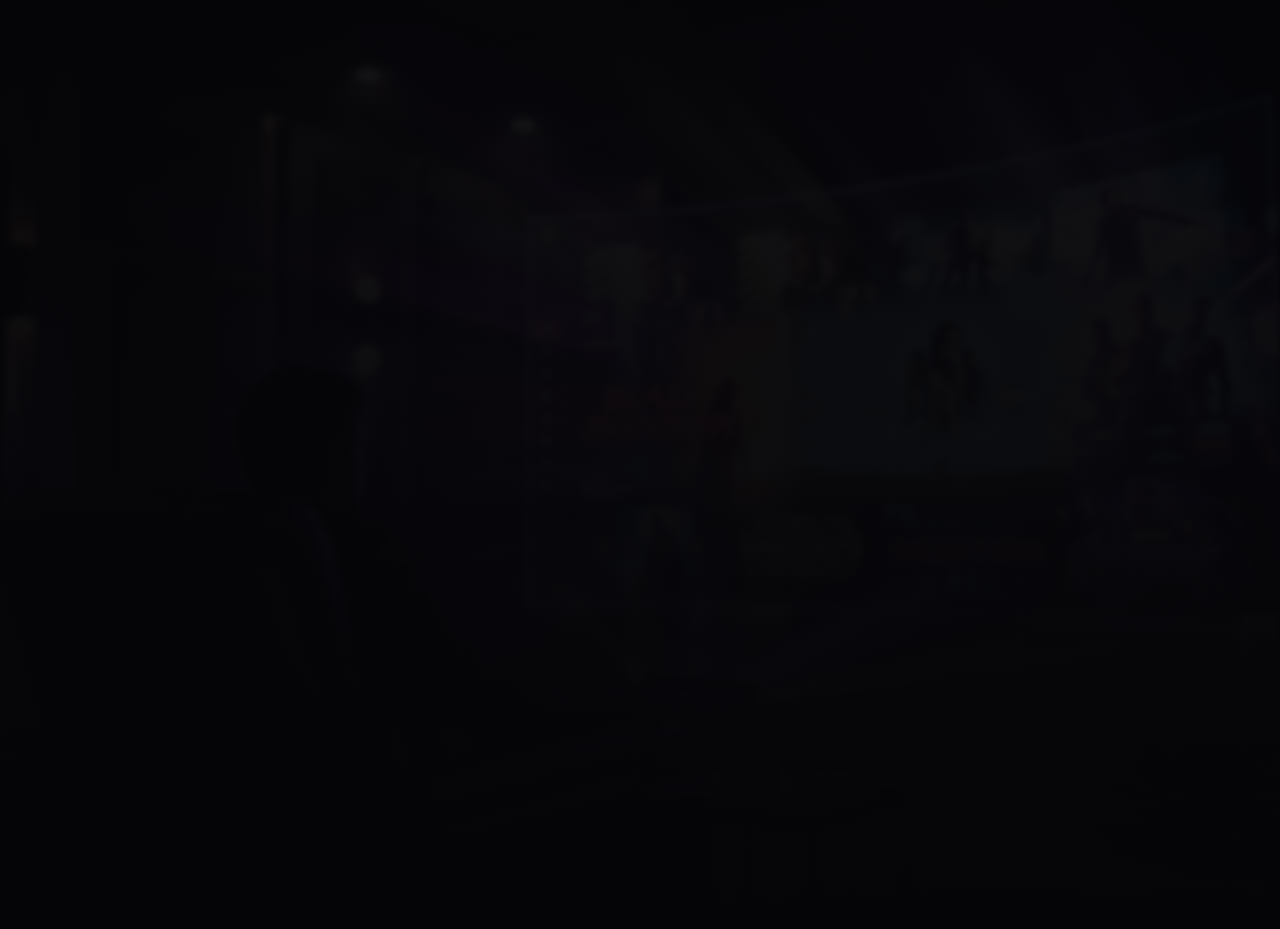
<file: signin.html>
<!DOCTYPE html>
<html lang="en">
<head>
  <meta charset="UTF-8"/>
  <meta name="viewport" content="width=device-width, initial-scale=1.0"/>
  <title>Sign In — Netflix</title>
  <link rel="stylesheet" href="style.css"/>
  <link rel="stylesheet" href="animations.css"/>
  <link rel="stylesheet" href="responsive.css"/>
  <style>
    body { background: #050508; min-height: 100vh; display: flex; flex-direction: column; }
    .auth-layout { flex: 1; display: flex; align-items: center; justify-content: center; position: relative; padding: var(--space-2xl) 0; }
    .auth-bg { position: absolute; inset: 0; z-index: 0; overflow: hidden; }
    .auth-bg img { width: 100%; height: 100%; object-fit: cover; opacity: 0.2; filter: blur(3px); }
    .auth-overlay { position: absolute; inset: 0; background: linear-gradient(to bottom, rgba(5,5,8,0.7) 0%, rgba(5,5,8,1) 100%); }
    
    .auth-container { position: relative; z-index: 1; width: 100%; max-width: 450px; background: rgba(0,0,0,0.6); backdrop-filter: var(--blur-lg); border: 1px solid rgba(255,255,255,0.1); border-radius: var(--radius-xl); padding: var(--space-3xl) var(--space-2xl); box-shadow: 0 25px 50px -12px rgba(0,0,0,0.5); }
    
    .auth-logo { text-align: center; margin-bottom: var(--space-2xl); }
    .auth-logo a { font-size: 2.5rem; font-weight: 900; letter-spacing: 2px; color: white; text-decoration: none; }
    .auth-logo span { color: var(--clr-primary); }
    
    .auth-title { font-size: 2rem; font-weight: 700; margin-bottom: var(--space-xl); color: white; }
    
    .auth-footer { margin-top: var(--space-xl); text-align: center; color: var(--clr-text-muted); font-size: 0.95rem; }
    .auth-footer a { color: white; font-weight: 600; text-decoration: none; transition: var(--transition-fast); }
    .auth-footer a:hover { color: var(--clr-primary); text-decoration: underline; }
    
    .divider { display: flex; align-items: center; margin: var(--space-xl) 0; color: var(--clr-text-dim); font-size: 0.9rem; }
    .divider::before, .divider::after { content: ""; flex: 1; height: 1px; background: rgba(255,255,255,0.1); }
    .divider::before { margin-right: 15px; }
    .divider::after { margin-left: 15px; }
    
    .social-btn-login { display: flex; align-items: center; justify-content: center; gap: 10px; width: 100%; padding: 12px; background: rgba(255,255,255,0.05); border: 1px solid rgba(255,255,255,0.1); border-radius: var(--radius-md); color: white; font-weight: 600; cursor: pointer; transition: var(--transition-fast); }
    .social-btn-login:hover { background: rgba(255,255,255,0.1); }
    
    .remember-forgot { display: flex; justify-content: space-between; align-items: center; margin-bottom: var(--space-xl); font-size: 0.9rem; }
    .remember-label { display: flex; align-items: center; gap: 8px; color: var(--clr-text-muted); cursor: pointer; }
    .forgot-link { color: var(--clr-primary); text-decoration: none; transition: var(--transition-fast); }
    .forgot-link:hover { text-decoration: underline; }
  </style>
</head>
<body>

  <!-- Minimal Nav just for logo back to home if needed, or omit it -->

  <div class="auth-layout">
    <div class="auth-bg">
      <img src="assets/images/hero_banner.jpg" alt="Background"/>
      <div class="auth-overlay"></div>
    </div>
    
    <div class="auth-container reveal">
      <div class="auth-logo">
        <a href="index.html">Netflix</a>
      </div>
      
      <h1 class="auth-title">Sign In</h1>
      
      <form id="signin-form" class="form-group">
        <div class="form-group">
          <input type="email" class="form-input" placeholder="Email or phone number" required />
        </div>
        <div class="form-group" style="margin-top: 15px;">
          <input type="password" class="form-input" placeholder="Password" required />
        </div>
        
        <div class="remember-forgot" style="margin-top: 15px;">
          <label class="remember-label">
            <input type="checkbox" checked style="accent-color: var(--clr-primary);"/> Remember me
          </label>
          <a href="#" class="forgot-link">Forgot password?</a>
        </div>
        
        <button type="submit" class="btn btn-primary w-full" style="padding: 14px; font-size: 1.1rem; margin-top: 5px;">Sign In</button>
      </form>
      
      <div class="divider">OR</div>
      
      <button class="social-btn-login">
        <span style="font-size:1.2rem;">G</span> Sign in with Google
      </button>
      
      <div class="auth-footer">
        New to LUMIX? <a href="signup.html">Sign up now.</a>
        <p style="font-size:0.8rem; color:var(--clr-text-dim); margin-top:15px; line-height:1.5;">This page is protected by Google reCAPTCHA to ensure you're not a bot. <a href="#" style="color:var(--clr-primary);font-weight:400;">Learn more.</a></p>
      </div>
    </div>
  </div>

  <script src="script.js"></script>
</body>
</html>
</file>
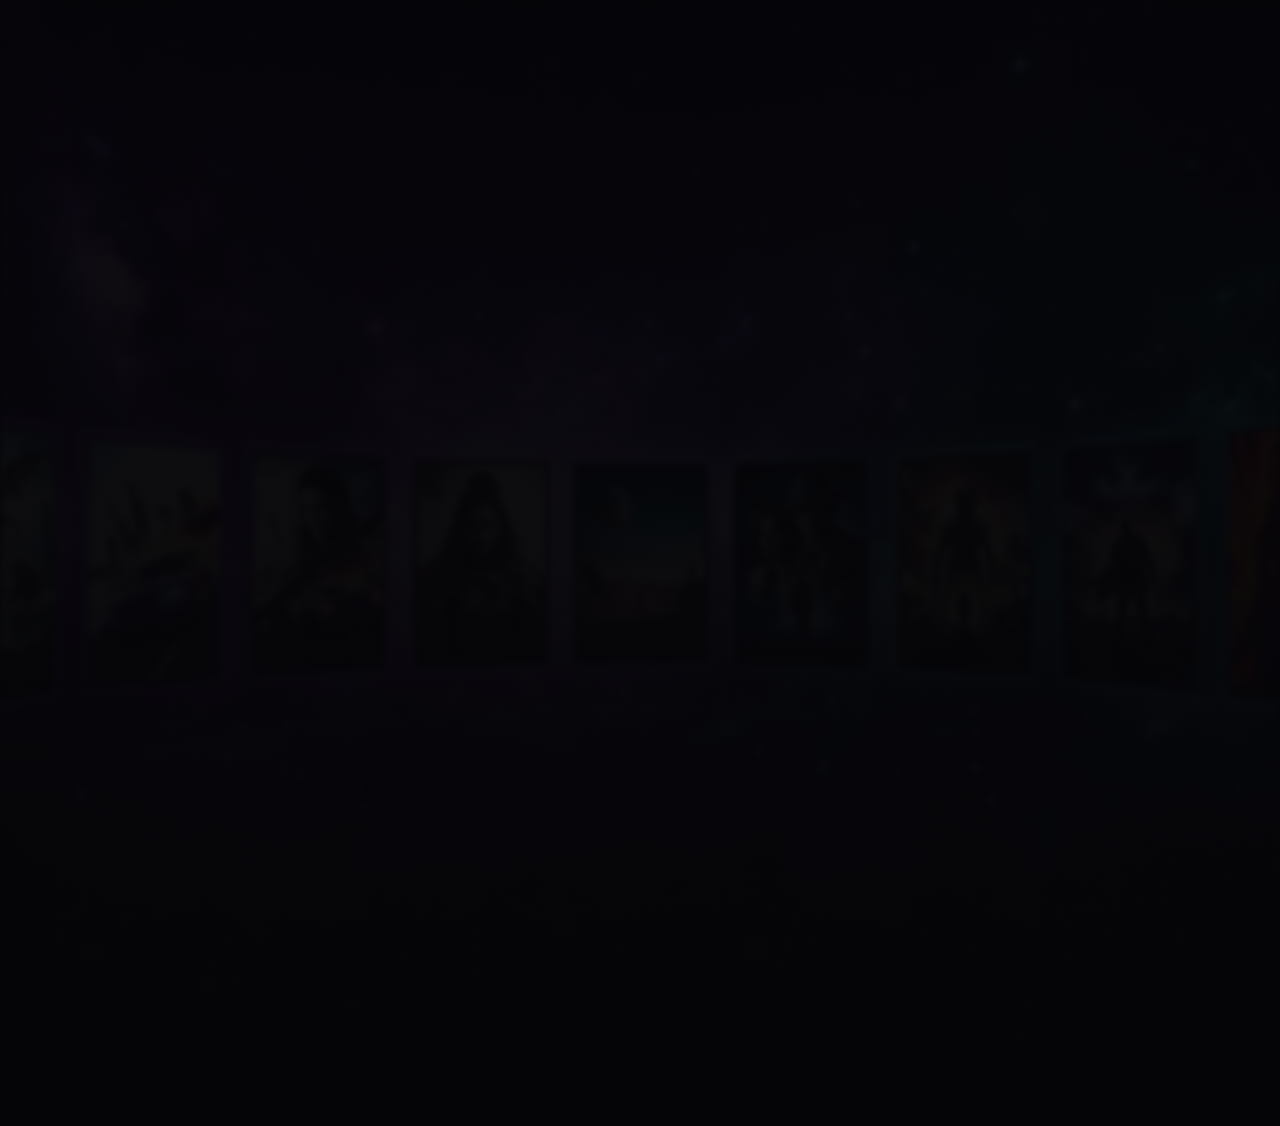
<file: signup.html>
<!DOCTYPE html>
<html lang="en">
<head>
  <meta charset="UTF-8"/>
  <meta name="viewport" content="width=device-width, initial-scale=1.0"/>
  <title>Sign Up — Netflix</title>
  <link rel="stylesheet" href="style.css"/>
  <link rel="stylesheet" href="animations.css"/>
  <link rel="stylesheet" href="responsive.css"/>
  <style>
    body { background: #050508; min-height: 100vh; display: flex; flex-direction: column; }
    .auth-layout { flex: 1; display: flex; align-items: center; justify-content: center; position: relative; padding: var(--space-4xl) 20px; }
    .auth-bg { position: absolute; inset: 0; z-index: 0; overflow: hidden; }
    .auth-bg img { width: 100%; height: 100%; object-fit: cover; opacity: 0.2; filter: blur(3px); }
    .auth-overlay { position: absolute; inset: 0; background: linear-gradient(to bottom, rgba(5,5,8,0.7) 0%, rgba(5,5,8,1) 100%); }
    
    .auth-container { position: relative; z-index: 1; width: 100%; max-width: 500px; background: rgba(0,0,0,0.6); backdrop-filter: var(--blur-lg); border: 1px solid rgba(255,255,255,0.1); border-radius: var(--radius-xl); padding: var(--space-3xl) var(--space-2xl); box-shadow: 0 25px 50px -12px rgba(0,0,0,0.5); }
    
    .auth-logo { text-align: center; margin-bottom: var(--space-2xl); }
    .auth-logo a { font-size: 2.5rem; font-weight: 900; letter-spacing: 2px; color: white; text-decoration: none; }
    .auth-logo span { color: var(--clr-primary); }
    
    .auth-title { font-size: 2rem; font-weight: 700; margin-bottom: 5px; color: white; text-align: center; }
    .auth-subtitle { color: var(--clr-text-muted); text-align: center; margin-bottom: var(--space-xl); font-size: 0.95rem; }
    
    .auth-footer { margin-top: var(--space-xl); text-align: center; color: var(--clr-text-muted); font-size: 0.95rem; }
    .auth-footer a { color: white; font-weight: 600; text-decoration: none; transition: var(--transition-fast); }
    .auth-footer a:hover { color: var(--clr-primary); text-decoration: underline; }
    
    .divider { display: flex; align-items: center; margin: var(--space-lg) 0; color: var(--clr-text-dim); font-size: 0.9rem; }
    .divider::before, .divider::after { content: ""; flex: 1; height: 1px; background: rgba(255,255,255,0.1); }
    .divider::before { margin-right: 15px; }
    .divider::after { margin-left: 15px; }
    
    .social-btn-login { display: flex; align-items: center; justify-content: center; gap: 10px; width: 100%; padding: 12px; background: rgba(255,255,255,0.05); border: 1px solid rgba(255,255,255,0.1); border-radius: var(--radius-md); color: white; font-weight: 600; cursor: pointer; transition: var(--transition-fast); }
    .social-btn-login:hover { background: rgba(255,255,255,0.1); }
    
    .password-reqs { margin-top: 10px; font-size: 0.8rem; color: var(--clr-text-dim); display: flex; flex-direction: column; gap: 4px; }
    .req-item { display: flex; align-items: center; gap: 6px; }
    .req-item::before { content: "○"; font-size: 0.6rem; }
    
  </style>
</head>
<body>

  <div class="auth-layout">
    <div class="auth-bg">
      <img src="assets/images/featured_collection.jpg" alt="Background"/>
      <div class="auth-overlay"></div>
    </div>
    
    <div class="auth-container reveal">
      <div class="auth-logo">
        <a href="index.html">Netflix</a>
      </div>
      
      <h1 class="auth-title">Create Account</h1>
      <p class="auth-subtitle">Start your 30-day free trial today.</p>
      
      <button class="social-btn-login" style="margin-bottom: var(--space-lg);">
        <span style="font-size:1.2rem;">G</span> Sign up with Google
      </button>
      
      <div class="divider">OR USE EMAIL</div>
      
      <form id="signup-form" class="form-group">
        <div style="display:grid;grid-template-columns:1fr 1fr;gap:15px;margin-bottom:15px;">
          <input type="text" class="form-input" placeholder="First Name" required />
          <input type="text" class="form-input" placeholder="Last Name" required />
        </div>
        
        <div class="form-group" style="margin-bottom: 15px;">
          <input type="email" class="form-input" placeholder="Email Address" required />
        </div>
        
        <div class="form-group">
          <input type="password" class="form-input" placeholder="Create Password" required />
          <div class="password-reqs">
            <div class="req-item">At least 8 characters</div>
            <div class="req-item">One uppercase & one number</div>
          </div>
        </div>
        
        <div style="margin: 20px 0; font-size: 0.85rem; color: var(--clr-text-muted); line-height: 1.5;">
          By creating an account, you agree to our <a href="#" style="color:var(--clr-primary);">Terms of Service</a> and <a href="#" style="color:var(--clr-primary);">Privacy Policy</a>.
        </div>
        
        <button type="submit" class="btn btn-primary w-full" style="padding: 14px; font-size: 1.1rem;">Get Started</button>
      </form>
      
      <div class="auth-footer">
        Already have an account? <a href="signin.html">Sign in.</a>
      </div>
    </div>
  </div>

  <script src="script.js"></script>
</body>
</html>
</file>
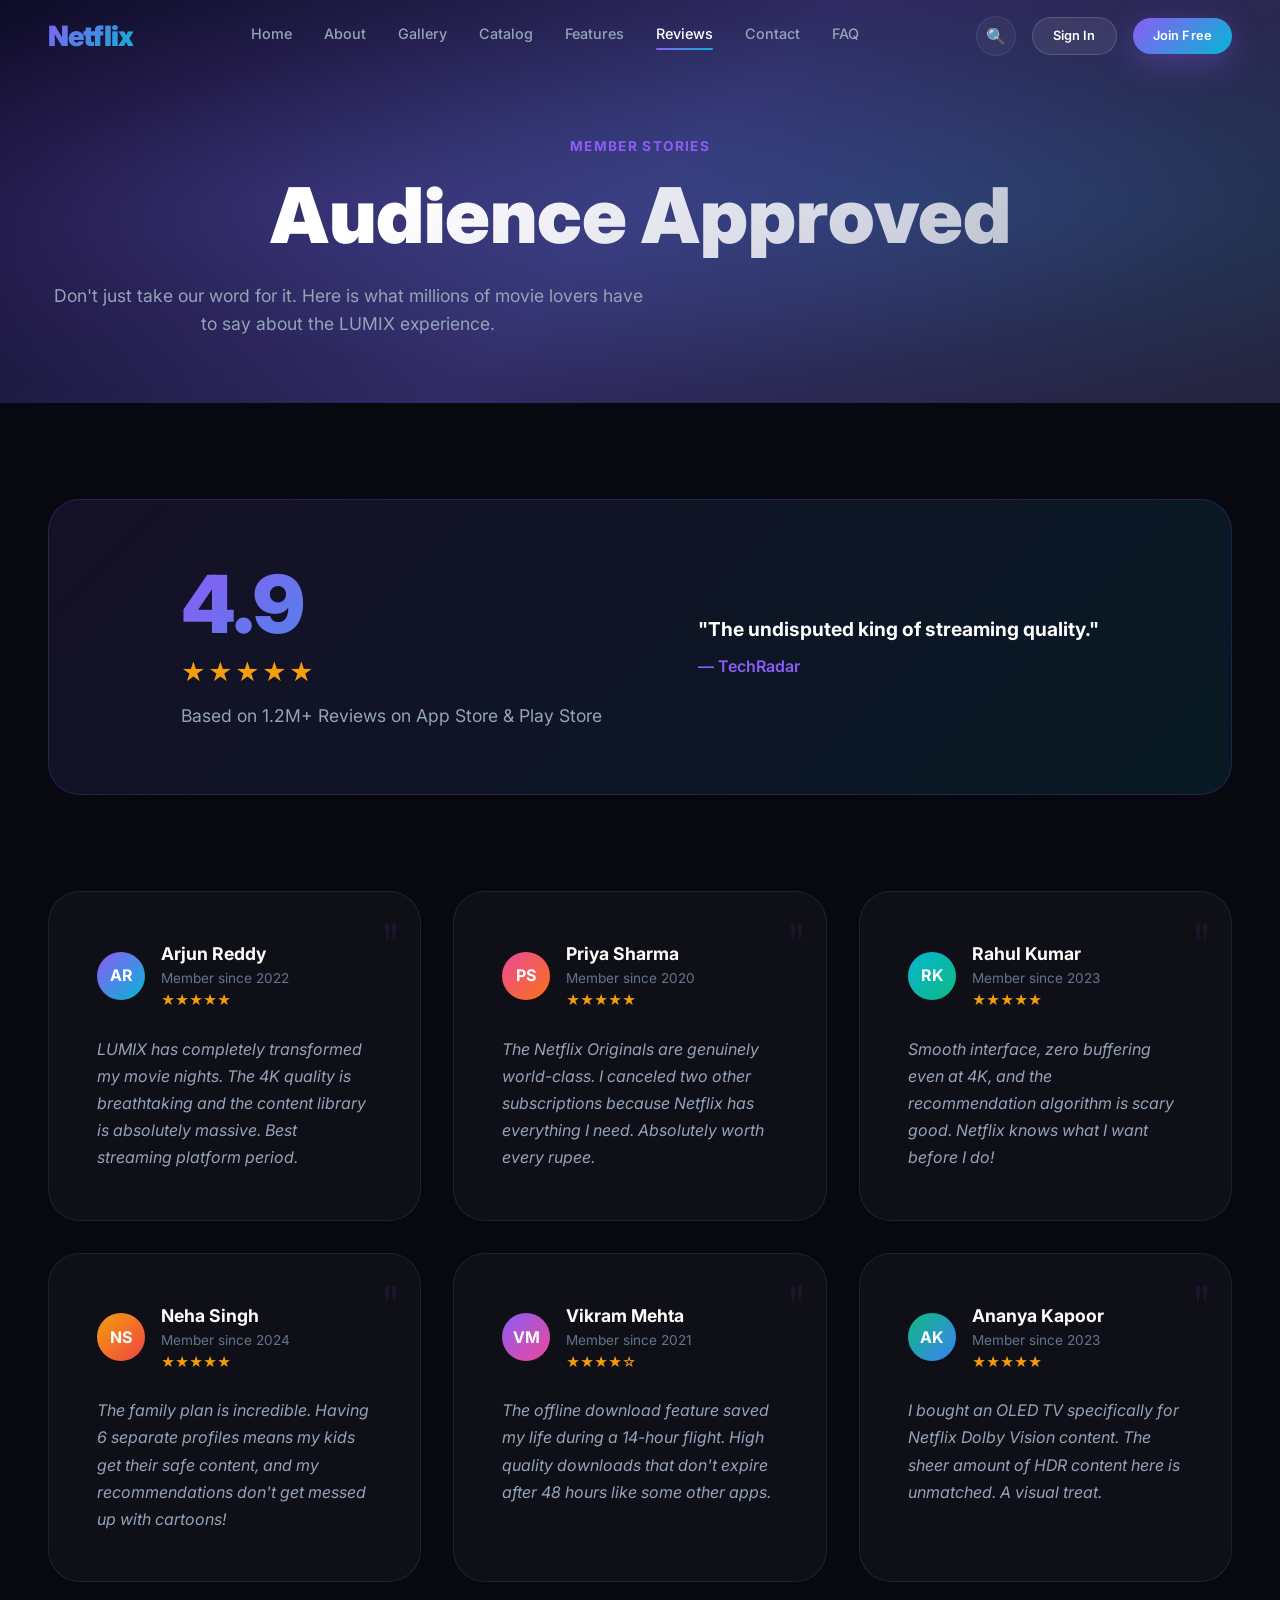
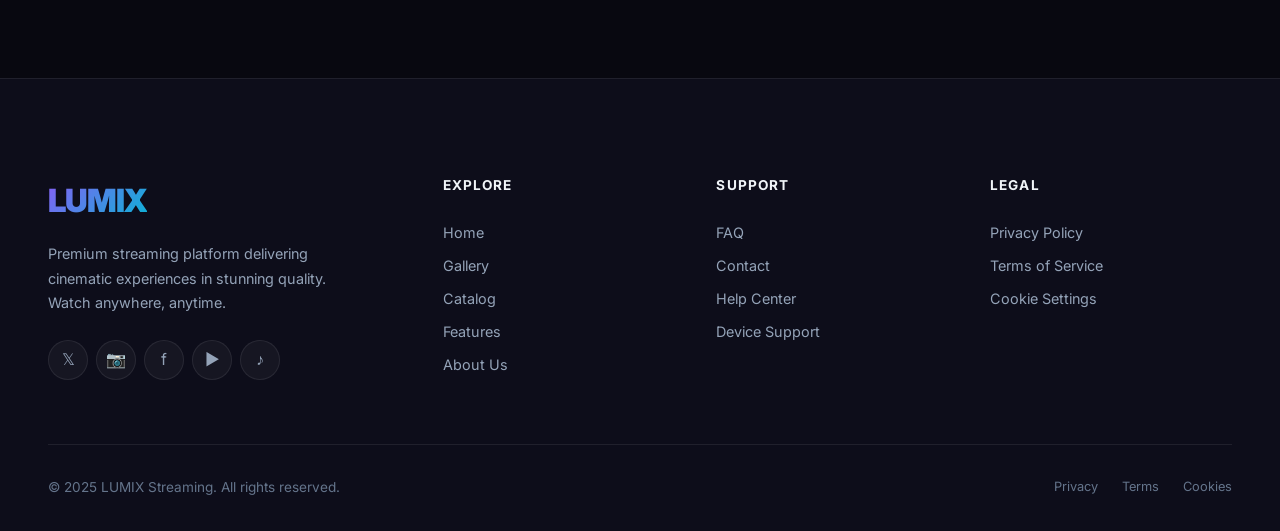
<file: testimonials.html>
<!DOCTYPE html>
<html lang="en">
<head>
  <meta charset="UTF-8"/>
  <meta name="viewport" content="width=device-width, initial-scale=1.0"/>
  <title>Testimonials — Netflix</title>
  <link rel="stylesheet" href="style.css"/>
  <link rel="stylesheet" href="animations.css"/>
  <link rel="stylesheet" href="responsive.css"/>
  <style>
    .testimonials-grid { display: grid; grid-template-columns: repeat(auto-fill, minmax(350px, 1fr)); gap: var(--space-xl); margin-top: var(--space-3xl); }
    .testimonial-card { background: rgba(255,255,255,0.03); border: 1px solid var(--clr-border); border-radius: var(--radius-xl); padding: var(--space-2xl); transition: var(--transition-base); position: relative; }
    .testimonial-card:hover { transform: translateY(-5px); border-color: rgba(139,92,246,0.4); box-shadow: var(--shadow-glow); }
    .quote-mark { position: absolute; top: 20px; right: 20px; font-size: 4rem; color: rgba(139,92,246,0.1); line-height: 1; font-family: var(--font-serif); }
    .test-header { display: flex; align-items: center; gap: var(--space-md); margin-bottom: var(--space-lg); position: relative; z-index: 1; }
    .test-name { font-weight: 700; font-size: 1.1rem; color: var(--clr-white); }
    .test-meta { font-size: 0.85rem; color: var(--clr-text-dim); }
    .test-text { color: var(--clr-text-muted); font-size: 1rem; line-height: 1.7; font-style: italic; position: relative; z-index: 1; }
    
    .rating-summary { background: linear-gradient(135deg, rgba(139,92,246,0.1) 0%, rgba(6,182,212,0.1) 100%); border-radius: var(--radius-xl); padding: var(--space-3xl); display: flex; align-items: center; justify-content: center; gap: var(--space-4xl); margin-bottom: var(--space-4xl); border: 1px solid rgba(139,92,246,0.2); }
    .rating-big { font-size: 5rem; font-weight: 900; background: var(--grad-primary); -webkit-background-clip: text; -webkit-text-fill-color: transparent; background-clip: text; line-height: 1; }
    .rating-stars { font-size: 1.5rem; color: var(--clr-accent); margin: 10px 0; letter-spacing: 2px; }
    .rating-total { color: var(--clr-text-muted); font-size: 1.1rem; }
    
    @media (max-width: 767px) {
      .rating-summary { flex-direction: column; text-align: center; gap: var(--space-lg); padding: var(--space-2xl); }
      .testimonials-grid { grid-template-columns: 1fr; }
    }
  </style>
</head>
<body>

  <!-- Loading Screen -->
  <div id="loading-screen">
    <div class="loading-logo">Netflix</div>
    <div class="loading-bar"><div class="loading-bar-fill"></div></div>
  </div>

  <!-- Navbar -->
  <nav class="navbar" id="navbar">
    <div class="nav-inner">
      <a href="index.html" class="nav-logo">Netflix</a>
      <div class="nav-links">
        <a href="index.html" class="nav-link">Home</a>
        <a href="about.html" class="nav-link">About</a>
        <a href="gallery.html" class="nav-link">Gallery</a>
        <a href="products.html" class="nav-link">Catalog</a>
        <a href="features.html" class="nav-link">Features</a>
        <a href="testimonials.html" class="nav-link active">Reviews</a>
        <a href="contact.html" class="nav-link">Contact</a>
        <a href="faq.html" class="nav-link">FAQ</a>
      </div>
      <div class="nav-actions">
        <button class="nav-search-btn" aria-label="Search">🔍</button>
        <a href="signin.html" class="btn btn-secondary btn-sm">Sign In</a>
        <a href="signup.html" class="btn btn-primary btn-sm">Join Free</a>
      </div>
      <button class="hamburger" aria-label="Menu"><span></span><span></span><span></span></button>
    </div>
  </nav>
  <nav class="mobile-nav">
    <a href="index.html" class="nav-link">🏠 Home</a>
    <a href="about.html" class="nav-link">ℹ️ About</a>
    <a href="gallery.html" class="nav-link">🖼️ Gallery</a>
    <a href="products.html" class="nav-link">🎬 Catalog</a>
    <a href="features.html" class="nav-link">⭐ Features</a>
    <a href="testimonials.html" class="nav-link">💬 Reviews</a>
    <a href="contact.html" class="nav-link">📧 Contact</a>
    <a href="faq.html" class="nav-link">❓ FAQ</a>
    <div style="display:flex;gap:0.5rem;padding-top:0.5rem;">
      <a href="signin.html" class="btn btn-secondary btn-sm" style="flex:1;text-align:center;">Sign In</a>
      <a href="signup.html" class="btn btn-primary btn-sm" style="flex:1;text-align:center;">Join Free</a>
    </div>
  </nav>

  <!-- Page Hero -->
  <div class="page-hero">
    <div class="container text-center page-hero-content">
      <span class="page-hero-label reveal">Member Stories</span>
      <h1 class="page-hero-title reveal delay-1">Audience Approved</h1>
      <p class="page-hero-subtitle reveal delay-2 mx-auto">Don't just take our word for it. Here is what millions of movie lovers have to say about the LUMIX experience.</p>
    </div>
  </div>

  <section class="section">
    <div class="container">
      
      <div class="rating-summary reveal">
        <div>
          <div class="rating-big">4.9</div>
          <div class="rating-stars">★★★★★</div>
          <div class="rating-total">Based on 1.2M+ Reviews on App Store & Play Store</div>
        </div>
        <div>
          <p style="font-size:1.2rem;font-weight:700;color:white;margin-bottom:10px;">"The undisputed king of streaming quality."</p>
          <p style="color:var(--clr-primary);font-weight:600;">— TechRadar</p>
        </div>
      </div>
      
      <div class="testimonials-grid">
        <!-- 1 -->
        <div class="testimonial-card reveal delay-1">
          <div class="quote-mark">"</div>
          <div class="test-header">
            <div class="avatar-placeholder" style="background:var(--grad-primary)">AR</div>
            <div>
              <div class="test-name">Arjun Reddy</div>
              <div class="test-meta">Member since 2022</div>
              <div class="stars">★★★★★</div>
            </div>
          </div>
          <p class="test-text">LUMIX has completely transformed my movie nights. The 4K quality is breathtaking and the content library is absolutely massive. Best streaming platform period.</p>
        </div>
        <!-- 2 -->
        <div class="testimonial-card reveal delay-2">
          <div class="quote-mark">"</div>
          <div class="test-header">
            <div class="avatar-placeholder" style="background:linear-gradient(135deg,#ec4899,#f97316)">PS</div>
            <div>
              <div class="test-name">Priya Sharma</div>
              <div class="test-meta">Member since 2020</div>
              <div class="stars">★★★★★</div>
            </div>
          </div>
          <p class="test-text">The Netflix Originals are genuinely world-class. I canceled two other subscriptions because Netflix has everything I need. Absolutely worth every rupee.</p>
        </div>
        <!-- 3 -->
        <div class="testimonial-card reveal delay-3">
          <div class="quote-mark">"</div>
          <div class="test-header">
            <div class="avatar-placeholder" style="background:linear-gradient(135deg,#06b6d4,#10b981)">RK</div>
            <div>
              <div class="test-name">Rahul Kumar</div>
              <div class="test-meta">Member since 2023</div>
              <div class="stars">★★★★★</div>
            </div>
          </div>
          <p class="test-text">Smooth interface, zero buffering even at 4K, and the recommendation algorithm is scary good. Netflix knows what I want before I do!</p>
        </div>
        <!-- 4 -->
        <div class="testimonial-card reveal delay-4">
          <div class="quote-mark">"</div>
          <div class="test-header">
            <div class="avatar-placeholder" style="background:linear-gradient(135deg,#f59e0b,#ef4444)">NS</div>
            <div>
              <div class="test-name">Neha Singh</div>
              <div class="test-meta">Member since 2024</div>
              <div class="stars">★★★★★</div>
            </div>
          </div>
          <p class="test-text">The family plan is incredible. Having 6 separate profiles means my kids get their safe content, and my recommendations don't get messed up with cartoons!</p>
        </div>
        <!-- 5 -->
        <div class="testimonial-card reveal delay-5">
          <div class="quote-mark">"</div>
          <div class="test-header">
            <div class="avatar-placeholder" style="background:linear-gradient(135deg,#8b5cf6,#ec4899)">VM</div>
            <div>
              <div class="test-name">Vikram Mehta</div>
              <div class="test-meta">Member since 2021</div>
              <div class="stars">★★★★☆</div>
            </div>
          </div>
          <p class="test-text">The offline download feature saved my life during a 14-hour flight. High quality downloads that don't expire after 48 hours like some other apps.</p>
        </div>
        <!-- 6 -->
        <div class="testimonial-card reveal delay-6">
          <div class="quote-mark">"</div>
          <div class="test-header">
            <div class="avatar-placeholder" style="background:linear-gradient(135deg,#10b981,#3b82f6)">AK</div>
            <div>
              <div class="test-name">Ananya Kapoor</div>
              <div class="test-meta">Member since 2023</div>
              <div class="stars">★★★★★</div>
            </div>
          </div>
          <p class="test-text">I bought an OLED TV specifically for Netflix Dolby Vision content. The sheer amount of HDR content here is unmatched. A visual treat.</p>
        </div>
      </div>
      
    </div>
  </section>

  <!-- Footer -->
  <footer class="footer">
    <div class="container">
      <div class="footer-grid">
        <div class="footer-brand">
          <a href="index.html" class="nav-logo" style="font-size:2rem;display:inline-block;">LUMIX</a>
          <p class="footer-brand-desc">Premium streaming platform delivering cinematic experiences in stunning quality. Watch anywhere, anytime.</p>
          <div class="footer-socials">
            <a href="#" class="social-btn" aria-label="Twitter">𝕏</a>
            <a href="#" class="social-btn" aria-label="Instagram">📷</a>
            <a href="#" class="social-btn" aria-label="Facebook">f</a>
            <a href="#" class="social-btn" aria-label="YouTube">▶</a>
            <a href="#" class="social-btn" aria-label="TikTok">♪</a>
          </div>
        </div>
        <div>
          <div class="footer-col-title">Explore</div>
          <div class="footer-links">
            <a href="index.html" class="footer-link">Home</a>
            <a href="gallery.html" class="footer-link">Gallery</a>
            <a href="products.html" class="footer-link">Catalog</a>
            <a href="features.html" class="footer-link">Features</a>
            <a href="about.html" class="footer-link">About Us</a>
          </div>
        </div>
        <div>
          <div class="footer-col-title">Support</div>
          <div class="footer-links">
            <a href="faq.html" class="footer-link">FAQ</a>
            <a href="contact.html" class="footer-link">Contact</a>
            <a href="#" class="footer-link">Help Center</a>
            <a href="#" class="footer-link">Device Support</a>
          </div>
        </div>
        <div>
          <div class="footer-col-title">Legal</div>
          <div class="footer-links">
            <a href="#" class="footer-link">Privacy Policy</a>
            <a href="#" class="footer-link">Terms of Service</a>
            <a href="#" class="footer-link">Cookie Settings</a>
          </div>
        </div>
      </div>
      <div class="footer-bottom">
        <p class="footer-copy">&copy; 2025 LUMIX Streaming. All rights reserved.</p>
        <div class="footer-bottom-links">
          <a href="#" class="footer-bottom-link">Privacy</a>
          <a href="#" class="footer-bottom-link">Terms</a>
          <a href="#" class="footer-bottom-link">Cookies</a>
        </div>
      </div>
    </div>
  </footer>

  <script src="script.js"></script>
</body>
</html>
</file>
<file: style.css>
﻿/* =====================================================
   LUMIX — Premium Streaming Platform
   style.css — Core Design System
   ===================================================== */

@import url("https://fonts.googleapis.com/css2?family=Inter:wght@300;400;500;600;700;800;900&family=Playfair+Display:wght@400;700;900&display=swap");

:root {
  --clr-bg: #080810;
  --clr-bg-2: #0d0d1a;
  --clr-bg-3: #12121f;
  --clr-card: #1a1a2e;
  --clr-surface: rgba(255,255,255,0.04);
  --clr-border: rgba(255,255,255,0.08);
  --clr-border-hover: rgba(139,92,246,0.4);
  --clr-primary: #8b5cf6;
  --clr-primary-2: #7c3aed;
  --clr-secondary: #06b6d4;
  --clr-accent: #f59e0b;
  --clr-accent-pink: #ec4899;
  --clr-success: #10b981;
  --clr-danger: #ef4444;
  --clr-text: #f1f5f9;
  --clr-text-muted: #94a3b8;
  --clr-text-dim: #64748b;
  --clr-white: #ffffff;
  --grad-primary: linear-gradient(135deg, #8b5cf6 0%, #06b6d4 100%);
  --grad-hero: linear-gradient(135deg, #0f0c29 0%, #302b63 50%, #24243e 100%);
  --grad-gold: linear-gradient(135deg, #f59e0b 0%, #fbbf24 50%, #f97316 100%);
  --shadow-sm: 0 2px 8px rgba(0,0,0,0.4);
  --shadow-md: 0 8px 32px rgba(0,0,0,0.6);
  --shadow-lg: 0 20px 60px rgba(0,0,0,0.8);
  --shadow-primary: 0 8px 32px rgba(139,92,246,0.35);
  --shadow-glow: 0 0 40px rgba(139,92,246,0.25);
  --blur-sm: blur(8px);
  --blur-md: blur(16px);
  --blur-lg: blur(32px);
  --space-xs: 0.25rem;
  --space-sm: 0.5rem;
  --space-md: 1rem;
  --space-lg: 1.5rem;
  --space-xl: 2rem;
  --space-2xl: 3rem;
  --space-3xl: 4rem;
  --space-4xl: 6rem;
  --radius-sm: 6px;
  --radius-md: 12px;
  --radius-lg: 20px;
  --radius-xl: 32px;
  --radius-full: 9999px;
  --font-sans: "Inter", -apple-system, BlinkMacSystemFont, sans-serif;
  --font-serif: "Playfair Display", Georgia, serif;
  --transition-fast: all 0.2s cubic-bezier(0.4,0,0.2,1);
  --transition-base: all 0.35s cubic-bezier(0.4,0,0.2,1);
  --transition-slow: all 0.6s cubic-bezier(0.4,0,0.2,1);
  --nav-height: 72px;
  --max-width: 1400px;
  --container-pad: clamp(1rem, 4vw, 3rem);
}

*, *::before, *::after { box-sizing: border-box; margin: 0; padding: 0; }
html { scroll-behavior: smooth; font-size: 16px; -webkit-font-smoothing: antialiased; }
body { font-family: var(--font-sans); background-color: var(--clr-bg); color: var(--clr-text); line-height: 1.6; overflow-x: hidden; }
img { display: block; max-width: 100%; height: auto; }
a { color: inherit; text-decoration: none; }
button { cursor: pointer; border: none; background: none; font-family: var(--font-sans); }
ul, ol { list-style: none; }
input, textarea, select { font-family: var(--font-sans); }

::-webkit-scrollbar { width: 6px; }
::-webkit-scrollbar-track { background: var(--clr-bg-2); }
::-webkit-scrollbar-thumb { background: var(--clr-primary); border-radius: var(--radius-full); }
::selection { background: rgba(139,92,246,0.3); color: var(--clr-white); }

.container { width: 100%; max-width: var(--max-width); margin: 0 auto; padding: 0 var(--container-pad); }
.section { padding: var(--space-4xl) 0; }
.section--sm { padding: var(--space-3xl) 0; }

.section-header { text-align: center; margin-bottom: var(--space-3xl); }
.section-label { display: inline-block; font-size: 0.75rem; font-weight: 700; letter-spacing: 0.15em; text-transform: uppercase; color: var(--clr-primary); padding: 6px 16px; background: rgba(139,92,246,0.12); border: 1px solid rgba(139,92,246,0.25); border-radius: var(--radius-full); margin-bottom: var(--space-md); }
.section-title { font-size: clamp(2rem,4vw,3.5rem); font-weight: 800; line-height: 1.15; background: linear-gradient(135deg, var(--clr-white) 0%, var(--clr-text-muted) 100%); -webkit-background-clip: text; -webkit-text-fill-color: transparent; background-clip: text; }
.section-subtitle { font-size: 1.1rem; color: var(--clr-text-muted); margin-top: var(--space-md); max-width: 600px; margin-left: auto; margin-right: auto; }
.section-header--left { text-align: left; }
.section-header--left .section-subtitle { margin-left: 0; }

.navbar { position: fixed; top: 0; left: 0; right: 0; z-index: 1000; height: var(--nav-height); display: flex; align-items: center; transition: var(--transition-base); }
.navbar.scrolled { background: rgba(8,8,16,0.92); backdrop-filter: var(--blur-md); -webkit-backdrop-filter: var(--blur-md); border-bottom: 1px solid var(--clr-border); box-shadow: var(--shadow-md); }
.nav-inner { display: flex; align-items: center; justify-content: space-between; width: 100%; max-width: var(--max-width); margin: 0 auto; padding: 0 var(--container-pad); }
.nav-logo { font-size: 1.75rem; font-weight: 900; letter-spacing: -0.03em; background: var(--grad-primary); -webkit-background-clip: text; -webkit-text-fill-color: transparent; background-clip: text; }
.nav-links { display: flex; align-items: center; gap: var(--space-xl); }
.nav-link { font-size: 0.9rem; font-weight: 500; color: var(--clr-text-muted); transition: var(--transition-fast); position: relative; padding-bottom: 4px; }
.nav-link::after { content: ""; position: absolute; bottom: 0; left: 0; width: 0; height: 2px; background: var(--grad-primary); border-radius: var(--radius-full); transition: var(--transition-fast); }
.nav-link:hover, .nav-link.active { color: var(--clr-white); }
.nav-link:hover::after, .nav-link.active::after { width: 100%; }
.nav-actions { display: flex; align-items: center; gap: var(--space-md); }
.nav-search-btn { width: 40px; height: 40px; border-radius: var(--radius-full); display: flex; align-items: center; justify-content: center; background: var(--clr-surface); border: 1px solid var(--clr-border); color: var(--clr-text-muted); transition: var(--transition-fast); font-size: 1rem; }
.nav-search-btn:hover { color: var(--clr-white); border-color: var(--clr-primary); }
.hamburger { display: none; flex-direction: column; gap: 5px; padding: 8px; cursor: pointer; }
.hamburger span { display: block; width: 24px; height: 2px; background: var(--clr-text); border-radius: var(--radius-full); transition: var(--transition-fast); }

.btn { display: inline-flex; align-items: center; justify-content: center; gap: 8px; padding: 12px 28px; border-radius: var(--radius-full); font-weight: 600; font-size: 0.9rem; letter-spacing: 0.01em; transition: var(--transition-base); position: relative; overflow: hidden; white-space: nowrap; }
.btn::before { content: ""; position: absolute; inset: 0; background: rgba(255,255,255,0.1); opacity: 0; transition: var(--transition-fast); }
.btn:hover::before { opacity: 1; }
.btn-primary { background: var(--grad-primary); color: var(--clr-white); box-shadow: var(--shadow-primary); }
.btn-primary:hover { transform: translateY(-2px); box-shadow: 0 12px 40px rgba(139,92,246,0.5); }
.btn-secondary { background: rgba(255,255,255,0.08); color: var(--clr-white); border: 1px solid rgba(255,255,255,0.15); backdrop-filter: var(--blur-sm); }
.btn-secondary:hover { background: rgba(255,255,255,0.15); border-color: rgba(255,255,255,0.3); transform: translateY(-2px); }
.btn-outline { background: transparent; color: var(--clr-primary); border: 2px solid var(--clr-primary); }
.btn-outline:hover { background: var(--clr-primary); color: var(--clr-white); box-shadow: var(--shadow-primary); }
.btn-gold { background: var(--grad-gold); color: #1a0a00; font-weight: 700; }
.btn-gold:hover { transform: translateY(-2px); box-shadow: 0 8px 30px rgba(245,158,11,0.4); }
.btn-sm { padding: 8px 20px; font-size: 0.8rem; }
.btn-lg { padding: 16px 40px; font-size: 1rem; }
.btn-icon { width: 44px; height: 44px; padding: 0; border-radius: var(--radius-full); }

.glass-card { background: rgba(255,255,255,0.04); backdrop-filter: var(--blur-md); -webkit-backdrop-filter: var(--blur-md); border: 1px solid var(--clr-border); border-radius: var(--radius-lg); transition: var(--transition-base); }
.glass-card:hover { border-color: var(--clr-border-hover); box-shadow: var(--shadow-glow); transform: translateY(-4px); }

.movie-card { position: relative; border-radius: var(--radius-md); overflow: hidden; aspect-ratio: 2/3; cursor: pointer; transition: var(--transition-base); }
.movie-card:hover { transform: scale(1.04); z-index: 2; }
.movie-card img { width: 100%; height: 100%; object-fit: cover; transition: var(--transition-slow); }
.movie-card:hover img { transform: scale(1.08); }
.movie-card-overlay { position: absolute; inset: 0; background: linear-gradient(to top, rgba(8,8,16,0.95) 0%, rgba(8,8,16,0.3) 50%, transparent 100%); opacity: 0; transition: var(--transition-base); display: flex; flex-direction: column; justify-content: flex-end; padding: var(--space-lg); }
.movie-card:hover .movie-card-overlay { opacity: 1; }
.movie-card-title { font-size: 1rem; font-weight: 700; }
.movie-card-meta { display: flex; align-items: center; gap: 8px; margin-top: 6px; font-size: 0.8rem; color: var(--clr-text-muted); }
.movie-card-badge { position: absolute; top: 12px; left: 12px; padding: 3px 10px; border-radius: var(--radius-full); font-size: 0.7rem; font-weight: 700; text-transform: uppercase; letter-spacing: 0.05em; }
.badge-new { background: var(--clr-primary); color: white; }
.badge-trending { background: var(--grad-gold); color: #1a0a00; }
.badge-exclusive { background: var(--clr-accent-pink); color: white; }
.movie-card-actions { display: flex; gap: 8px; margin-top: var(--space-sm); }
.movie-card-btn { width: 34px; height: 34px; border-radius: var(--radius-full); display: flex; align-items: center; justify-content: center; font-size: 0.85rem; transition: var(--transition-fast); }
.movie-card-btn-play { background: var(--clr-white); color: var(--clr-bg); }
.movie-card-btn-play:hover { background: var(--clr-primary); color: white; }
.movie-card-btn-add { background: rgba(255,255,255,0.2); color: white; border: 1px solid rgba(255,255,255,0.3); }

.movie-poster-1  { background: linear-gradient(135deg, #1a0533 0%, #6b21a8 50%, #c026d3 100%); }
.movie-poster-2  { background: linear-gradient(135deg, #0c2340 0%, #0e4d7a 50%, #0284c7 100%); }
.movie-poster-3  { background: linear-gradient(135deg, #1c0a00 0%, #7c2d12 50%, #ea580c 100%); }
.movie-poster-4  { background: linear-gradient(135deg, #071614 0%, #065f46 50%, #10b981 100%); }
.movie-poster-5  { background: linear-gradient(135deg, #1f1300 0%, #78350f 50%, #d97706 100%); }
.movie-poster-6  { background: linear-gradient(135deg, #1a0020 0%, #701a75 50%, #ec4899 100%); }
.movie-poster-7  { background: linear-gradient(135deg, #0a0a1a 0%, #312e81 50%, #6366f1 100%); }
.movie-poster-8  { background: linear-gradient(135deg, #001400 0%, #166534 50%, #4ade80 100%); }
.movie-poster-9  { background: linear-gradient(135deg, #200010 0%, #9f1239 50%, #f43f5e 100%); }
.movie-poster-10 { background: linear-gradient(135deg, #0a0a1f 0%, #1e3a5f 50%, #06b6d4 100%); }

.movie-poster-inner { width: 100%; height: 100%; display: flex; flex-direction: column; align-items: center; justify-content: center; padding: var(--space-lg); gap: var(--space-md); }
.movie-poster-icon { font-size: 3rem; opacity: 0.8; }
.movie-poster-label { font-size: 0.85rem; font-weight: 700; text-transform: uppercase; letter-spacing: 0.1em; color: rgba(255,255,255,0.7); text-align: center; }

.stars { display: flex; gap: 3px; color: var(--clr-accent); font-size: 0.85rem; }

.form-group { display: flex; flex-direction: column; gap: 8px; }
.form-label { font-size: 0.85rem; font-weight: 600; color: var(--clr-text-muted); letter-spacing: 0.02em; }
.form-input { width: 100%; padding: 14px 18px; background: rgba(255,255,255,0.05); border: 1.5px solid var(--clr-border); border-radius: var(--radius-md); color: var(--clr-text); font-size: 0.95rem; transition: var(--transition-fast); outline: none; }
.form-input::placeholder { color: var(--clr-text-dim); }
.form-input:focus { border-color: var(--clr-primary); background: rgba(139,92,246,0.06); box-shadow: 0 0 0 4px rgba(139,92,246,0.12); }
.form-input.error { border-color: var(--clr-danger); }
.form-error { font-size: 0.78rem; color: var(--clr-danger); display: none; }
.form-error.visible { display: block; }
.input-wrapper { position: relative; }
.input-icon { position: absolute; left: 14px; top: 50%; transform: translateY(-50%); color: var(--clr-text-dim); font-size: 1rem; pointer-events: none; }
.input-wrapper .form-input { padding-left: 44px; }
.input-toggle { position: absolute; right: 14px; top: 50%; transform: translateY(-50%); color: var(--clr-text-dim); font-size: 1rem; cursor: pointer; transition: var(--transition-fast); }
.input-toggle:hover { color: var(--clr-primary); }

.divider { display: flex; align-items: center; gap: var(--space-md); color: var(--clr-text-dim); font-size: 0.85rem; }
.divider::before, .divider::after { content: ""; flex: 1; height: 1px; background: var(--clr-border); }

.avatar { width: 48px; height: 48px; border-radius: var(--radius-full); object-fit: cover; border: 2px solid var(--clr-border); }
.avatar-lg { width: 72px; height: 72px; }
.avatar-placeholder { width: 48px; height: 48px; border-radius: var(--radius-full); background: var(--grad-primary); display: flex; align-items: center; justify-content: center; font-weight: 700; font-size: 1rem; color: white; flex-shrink: 0; }

.tabs { display: flex; gap: 4px; background: rgba(255,255,255,0.04); border-radius: var(--radius-full); padding: 4px; }
.tab-btn { padding: 8px 20px; border-radius: var(--radius-full); font-size: 0.85rem; font-weight: 600; color: var(--clr-text-muted); transition: var(--transition-fast); white-space: nowrap; }
.tab-btn.active, .tab-btn:hover { background: var(--grad-primary); color: var(--clr-white); }

.tag { display: inline-block; padding: 4px 12px; border-radius: var(--radius-full); font-size: 0.75rem; font-weight: 600; background: rgba(255,255,255,0.06); border: 1px solid var(--clr-border); color: var(--clr-text-muted); transition: var(--transition-fast); cursor: pointer; }
.tag:hover, .tag.active { background: rgba(139,92,246,0.15); border-color: var(--clr-primary); color: var(--clr-primary); }

.footer { background: var(--clr-bg-2); border-top: 1px solid var(--clr-border); padding: var(--space-4xl) 0 var(--space-xl); }
.footer-grid { display: grid; grid-template-columns: 2fr 1fr 1fr 1fr; gap: var(--space-3xl); margin-bottom: var(--space-3xl); }
.footer-brand-desc { color: var(--clr-text-muted); font-size: 0.9rem; line-height: 1.7; margin-top: var(--space-md); max-width: 320px; }
.footer-socials { display: flex; gap: var(--space-sm); margin-top: var(--space-lg); }
.social-btn { width: 40px; height: 40px; border-radius: var(--radius-full); display: flex; align-items: center; justify-content: center; font-size: 1rem; background: var(--clr-surface); border: 1px solid var(--clr-border); color: var(--clr-text-muted); transition: var(--transition-fast); }
.social-btn:hover { background: var(--grad-primary); color: white; border-color: transparent; transform: translateY(-3px); }
.footer-col-title { font-size: 0.85rem; font-weight: 700; text-transform: uppercase; letter-spacing: 0.08em; color: var(--clr-text); margin-bottom: var(--space-lg); }
.footer-links { display: flex; flex-direction: column; gap: 10px; }
.footer-link { font-size: 0.9rem; color: var(--clr-text-muted); transition: var(--transition-fast); }
.footer-link:hover { color: var(--clr-primary); padding-left: 6px; }
.footer-bottom { border-top: 1px solid var(--clr-border); padding-top: var(--space-xl); display: flex; align-items: center; justify-content: space-between; flex-wrap: wrap; gap: var(--space-md); }
.footer-copy { font-size: 0.85rem; color: var(--clr-text-dim); }
.footer-bottom-links { display: flex; gap: var(--space-lg); }
.footer-bottom-link { font-size: 0.8rem; color: var(--clr-text-dim); transition: var(--transition-fast); }
.footer-bottom-link:hover { color: var(--clr-primary); }

#loading-screen { position: fixed; inset: 0; background: var(--clr-bg); display: flex; flex-direction: column; align-items: center; justify-content: center; gap: var(--space-xl); z-index: 9999; transition: opacity 0.5s ease, visibility 0.5s ease; }
#loading-screen.hidden { opacity: 0; visibility: hidden; }
.loading-logo { font-size: 3rem; font-weight: 900; background: var(--grad-primary); -webkit-background-clip: text; -webkit-text-fill-color: transparent; background-clip: text; }
.loading-bar { width: 200px; height: 3px; background: var(--clr-border); border-radius: var(--radius-full); overflow: hidden; }
.loading-bar-fill { height: 100%; background: var(--grad-primary); border-radius: var(--radius-full); animation: loading-fill 1.5s ease forwards; }
@keyframes loading-fill { from { width: 0; } to { width: 100%; } }

.page-hero { padding: calc(var(--nav-height) + 4rem) 0 4rem; background: var(--grad-hero); position: relative; overflow: hidden; }
.page-hero::before { content: ""; position: absolute; inset: 0; background: radial-gradient(ellipse at 30% 50%, rgba(139,92,246,0.2) 0%, transparent 70%), radial-gradient(ellipse at 70% 50%, rgba(6,182,212,0.15) 0%, transparent 70%); }
.page-hero-content { position: relative; z-index: 1; }
.page-hero-label { color: var(--clr-primary); font-size: 0.85rem; font-weight: 700; letter-spacing: 0.1em; text-transform: uppercase; margin-bottom: var(--space-md); display: block; }
.page-hero-title { font-size: clamp(2.5rem,6vw,5rem); font-weight: 900; line-height: 1.1; background: linear-gradient(135deg, white 30%, rgba(255,255,255,0.6) 100%); -webkit-background-clip: text; -webkit-text-fill-color: transparent; background-clip: text; }
.page-hero-subtitle { font-size: 1.1rem; color: var(--clr-text-muted); margin-top: var(--space-lg); max-width: 600px; }

.newsletter-section { background: linear-gradient(135deg, rgba(139,92,246,0.15) 0%, rgba(6,182,212,0.1) 100%); border: 1px solid rgba(139,92,246,0.2); border-radius: var(--radius-xl); padding: clamp(2rem,5vw,4rem); text-align: center; }
.newsletter-form { display: flex; gap: var(--space-md); max-width: 520px; margin: var(--space-xl) auto 0; flex-wrap: wrap; }
.newsletter-input { flex: 1; min-width: 220px; padding: 14px 20px; background: rgba(255,255,255,0.06); border: 1.5px solid var(--clr-border); border-radius: var(--radius-full); color: var(--clr-text); font-size: 0.9rem; outline: none; transition: var(--transition-fast); }
.newsletter-input::placeholder { color: var(--clr-text-dim); }
.newsletter-input:focus { border-color: var(--clr-primary); box-shadow: 0 0 0 4px rgba(139,92,246,0.12); }

.stats-grid { display: grid; grid-template-columns: repeat(auto-fit, minmax(180px, 1fr)); gap: var(--space-xl); }
.stat-card { text-align: center; padding: var(--space-xl); background: var(--clr-surface); border: 1px solid var(--clr-border); border-radius: var(--radius-lg); transition: var(--transition-base); }
.stat-card:hover { border-color: var(--clr-primary); transform: translateY(-4px); }
.stat-number { font-size: clamp(2rem,4vw,3rem); font-weight: 900; background: var(--grad-primary); -webkit-background-clip: text; -webkit-text-fill-color: transparent; background-clip: text; }
.stat-label { font-size: 0.9rem; color: var(--clr-text-muted); margin-top: 6px; }

.content-row { margin-bottom: var(--space-3xl); }
.content-row-header { display: flex; align-items: center; justify-content: space-between; margin-bottom: var(--space-lg); }
.content-row-title { font-size: 1.4rem; font-weight: 700; display: flex; align-items: center; gap: 10px; }
.content-row-title::before { content: ""; display: block; width: 4px; height: 1.4rem; background: var(--grad-primary); border-radius: var(--radius-full); }
.content-row-link { font-size: 0.85rem; color: var(--clr-primary); font-weight: 600; transition: var(--transition-fast); }
.card-scroller { display: flex; gap: var(--space-md); overflow-x: auto; padding-bottom: var(--space-md); scroll-snap-type: x mandatory; scrollbar-width: none; -ms-overflow-style: none; }
.card-scroller::-webkit-scrollbar { display: none; }
.card-scroller .movie-card { min-width: 180px; flex-shrink: 0; scroll-snap-align: start; }

.toast { position: fixed; bottom: var(--space-xl); right: var(--space-xl); padding: 14px 24px; background: rgba(30,30,50,0.95); backdrop-filter: var(--blur-md); border: 1px solid var(--clr-border); border-radius: var(--radius-md); color: var(--clr-text); font-size: 0.9rem; box-shadow: var(--shadow-lg); transform: translateY(100px); opacity: 0; transition: var(--transition-base); z-index: 9000; display: flex; align-items: center; gap: 10px; }
.toast.show { transform: translateY(0); opacity: 1; }

.social-auth-btn { display: flex; align-items: center; justify-content: center; gap: 12px; padding: 13px 20px; border-radius: var(--radius-md); font-weight: 600; font-size: 0.9rem; transition: var(--transition-base); border: 1.5px solid var(--clr-border); background: rgba(255,255,255,0.04); color: var(--clr-text); width: 100%; }
.social-auth-btn:hover { background: rgba(255,255,255,0.08); border-color: rgba(255,255,255,0.2); transform: translateY(-1px); }

.text-gradient { background: var(--grad-primary); -webkit-background-clip: text; -webkit-text-fill-color: transparent; background-clip: text; }
.text-center { text-align: center; }
.hidden { display: none !important; }

.mobile-nav { display: none; position: fixed; top: var(--nav-height); left: 0; right: 0; background: rgba(8,8,16,0.98); backdrop-filter: var(--blur-lg); border-bottom: 1px solid var(--clr-border); padding: var(--space-lg); z-index: 999; flex-direction: column; gap: var(--space-md); }
.mobile-nav.open { display: flex; }
.mobile-nav .nav-link { font-size: 1rem; padding: var(--space-sm) 0; border-bottom: 1px solid var(--clr-border); }
</file>
<file: animations.css>
﻿/* =====================================================
   LUMIX — animations.css
   ===================================================== */

/* ===== Keyframes ===== */
@keyframes fadeIn { from { opacity: 0; } to { opacity: 1; } }
@keyframes fadeInUp { from { opacity: 0; transform: translateY(30px); } to { opacity: 1; transform: translateY(0); } }
@keyframes fadeInDown { from { opacity: 0; transform: translateY(-30px); } to { opacity: 1; transform: translateY(0); } }
@keyframes fadeInLeft { from { opacity: 0; transform: translateX(-30px); } to { opacity: 1; transform: translateX(0); } }
@keyframes fadeInRight { from { opacity: 0; transform: translateX(30px); } to { opacity: 1; transform: translateX(0); } }
@keyframes zoomIn { from { opacity: 0; transform: scale(0.8); } to { opacity: 1; transform: scale(1); } }
@keyframes slideInLeft { from { transform: translateX(-100%); } to { transform: translateX(0); } }
@keyframes slideInRight { from { transform: translateX(100%); } to { transform: translateX(0); } }
@keyframes pulse { 0%, 100% { transform: scale(1); } 50% { transform: scale(1.05); } }
@keyframes glow { 0%, 100% { box-shadow: 0 0 20px rgba(139,92,246,0.3); } 50% { box-shadow: 0 0 60px rgba(139,92,246,0.7), 0 0 100px rgba(6,182,212,0.3); } }
@keyframes float { 0%, 100% { transform: translateY(0px); } 50% { transform: translateY(-12px); } }
@keyframes spin { from { transform: rotate(0deg); } to { transform: rotate(360deg); } }
@keyframes gradientShift { 0% { background-position: 0% 50%; } 50% { background-position: 100% 50%; } 100% { background-position: 0% 50%; } }
@keyframes shimmer { 0% { background-position: -1000px 0; } 100% { background-position: 1000px 0; } }
@keyframes ticker { 0% { transform: translateX(0); } 100% { transform: translateX(-50%); } }
@keyframes bounceIn { 0% { opacity: 0; transform: scale(0.3); } 50% { opacity: 1; transform: scale(1.05); } 70% { transform: scale(0.9); } 100% { transform: scale(1); } }
@keyframes heroGradient {
  0% { background-position: 0% 50%; }
  50% { background-position: 100% 50%; }
  100% { background-position: 0% 50%; }
}
@keyframes particle {
  0% { transform: translateY(0) scale(1); opacity: 1; }
  100% { transform: translateY(-200px) scale(0); opacity: 0; }
}
@keyframes borderGlow {
  0%, 100% { border-color: rgba(139,92,246,0.3); }
  50% { border-color: rgba(6,182,212,0.6); }
}
@keyframes typewriter { from { width: 0; } to { width: 100%; } }
@keyframes blink { 0%, 100% { opacity: 1; } 50% { opacity: 0; } }
@keyframes countUp { from { opacity: 0; transform: translateY(20px); } to { opacity: 1; transform: translateY(0); } }
@keyframes ripple-anim { to { transform: scale(4); opacity: 0; } }
@keyframes progressFill { from { width: 0%; } to { width: var(--target-width); } }

/* ===== Scroll Reveal ===== */
.reveal {
  opacity: 0;
  transform: translateY(30px);
  transition: opacity 0.7s ease, transform 0.7s ease;
}
.reveal.revealed {
  opacity: 1;
  transform: translateY(0);
}
.reveal-left {
  opacity: 0;
  transform: translateX(-30px);
  transition: opacity 0.7s ease, transform 0.7s ease;
}
.reveal-right {
  opacity: 0;
  transform: translateX(30px);
  transition: opacity 0.7s ease, transform 0.7s ease;
}
.reveal-left.revealed,
.reveal-right.revealed {
  opacity: 1;
  transform: translate(0);
}
.reveal-zoom {
  opacity: 0;
  transform: scale(0.9);
  transition: opacity 0.7s ease, transform 0.7s ease;
}
.reveal-zoom.revealed {
  opacity: 1;
  transform: scale(1);
}

/* Stagger delays */
.delay-1 { transition-delay: 0.1s !important; }
.delay-2 { transition-delay: 0.2s !important; }
.delay-3 { transition-delay: 0.3s !important; }
.delay-4 { transition-delay: 0.4s !important; }
.delay-5 { transition-delay: 0.5s !important; }
.delay-6 { transition-delay: 0.6s !important; }

/* ===== Floating elements ===== */
.float { animation: float 4s ease-in-out infinite; }
.float-slow { animation: float 6s ease-in-out infinite; }
.float-delay { animation: float 4s ease-in-out 1s infinite; }

/* ===== Glow ===== */
.animate-glow { animation: glow 3s ease-in-out infinite; }
.animate-pulse { animation: pulse 2s ease-in-out infinite; }

/* ===== Gradient text animation ===== */
.animate-gradient {
  background: linear-gradient(270deg, #8b5cf6, #06b6d4, #ec4899, #f59e0b);
  background-size: 300% 300%;
  -webkit-background-clip: text;
  -webkit-text-fill-color: transparent;
  background-clip: text;
  animation: heroGradient 4s ease infinite;
}

/* ===== Hero background glow orbs ===== */
.orb {
  position: absolute;
  border-radius: 50%;
  filter: blur(80px);
  opacity: 0.15;
  pointer-events: none;
  animation: float 8s ease-in-out infinite;
}
.orb-1 { width: 600px; height: 600px; background: radial-gradient(circle, #8b5cf6 0%, transparent 70%); top: -200px; left: -100px; animation-delay: 0s; }
.orb-2 { width: 500px; height: 500px; background: radial-gradient(circle, #06b6d4 0%, transparent 70%); top: 100px; right: -150px; animation-delay: 2s; }
.orb-3 { width: 400px; height: 400px; background: radial-gradient(circle, #ec4899 0%, transparent 70%); bottom: -100px; left: 30%; animation-delay: 4s; }

/* ===== Particles ===== */
.particle {
  position: absolute;
  width: 4px; height: 4px;
  background: var(--clr-primary);
  border-radius: 50%;
  animation: particle 4s ease-out infinite;
  pointer-events: none;
}

/* ===== Shimmer skeleton ===== */
.skeleton {
  background: linear-gradient(90deg, rgba(255,255,255,0.04) 0%, rgba(255,255,255,0.08) 50%, rgba(255,255,255,0.04) 100%);
  background-size: 1000px 100%;
  animation: shimmer 2s infinite;
}

/* ===== Ticker tape ===== */
.ticker-wrap { overflow: hidden; width: 100%; }
.ticker-inner { display: flex; width: max-content; animation: ticker 30s linear infinite; }
.ticker-inner:hover { animation-play-state: paused; }

/* ===== Hero slider animations ===== */
.slide-enter { animation: fadeIn 0.8s ease forwards; }
.slide-exit { animation: fadeIn 0.8s ease reverse forwards; }

/* ===== Page transition ===== */
.page-transition { animation: fadeIn 0.4s ease forwards; }

/* ===== Hover micro-animations ===== */
.hover-lift { transition: transform 0.2s ease, box-shadow 0.2s ease; }
.hover-lift:hover { transform: translateY(-4px); box-shadow: 0 12px 40px rgba(0,0,0,0.4); }

.hover-scale { transition: transform 0.2s ease; }
.hover-scale:hover { transform: scale(1.03); }

.hover-glow { transition: box-shadow 0.2s ease; }
.hover-glow:hover { box-shadow: 0 0 30px rgba(139,92,246,0.4); }

/* ===== Button ripple ===== */
.btn .ripple {
  position: absolute;
  border-radius: 50%;
  transform: scale(0);
  background: rgba(255,255,255,0.3);
  animation: ripple-anim 0.6s linear;
  pointer-events: none;
}

/* ===== Image parallax wrapper ===== */
.parallax-img { transform: translateY(var(--parallax-offset, 0)); transition: transform 0.1s linear; will-change: transform; }

/* ===== Accordion animations ===== */
.accordion-body { max-height: 0; overflow: hidden; transition: max-height 0.4s cubic-bezier(0.4,0,0.2,1), padding 0.3s ease; }
.accordion-body.open { max-height: 400px; }

/* ===== Lightbox ===== */
#lightbox { position: fixed; inset: 0; background: rgba(0,0,0,0.95); z-index: 9999; display: flex; align-items: center; justify-content: center; opacity: 0; visibility: hidden; transition: opacity 0.3s ease, visibility 0.3s ease; }
#lightbox.open { opacity: 1; visibility: visible; }
.lightbox-img { max-width: 90vw; max-height: 85vh; border-radius: 12px; animation: zoomIn 0.3s ease; }
.lightbox-close { position: absolute; top: 20px; right: 20px; width: 44px; height: 44px; border-radius: 50%; background: rgba(255,255,255,0.1); border: 1px solid rgba(255,255,255,0.2); color: white; font-size: 1.2rem; cursor: pointer; display: flex; align-items: center; justify-content: center; transition: all 0.2s; }
.lightbox-close:hover { background: rgba(139,92,246,0.5); }
.lightbox-prev, .lightbox-next { position: absolute; top: 50%; transform: translateY(-50%); width: 50px; height: 50px; border-radius: 50%; background: rgba(255,255,255,0.08); border: 1px solid rgba(255,255,255,0.15); color: white; font-size: 1.2rem; cursor: pointer; display: flex; align-items: center; justify-content: center; transition: all 0.2s; }
.lightbox-prev { left: 20px; }
.lightbox-next { right: 20px; }
.lightbox-prev:hover, .lightbox-next:hover { background: rgba(139,92,246,0.4); }

/* ===== Testimonial slider ===== */
.testimonial-slider { overflow: hidden; }
.testimonial-track { display: flex; transition: transform 0.6s cubic-bezier(0.4,0,0.2,1); }
.testimonial-slide { min-width: 100%; }

/* ===== Nav mobile toggle ===== */
.hamburger.open span:nth-child(1) { transform: translateY(7px) rotate(45deg); }
.hamburger.open span:nth-child(2) { opacity: 0; transform: scaleX(0); }
.hamburger.open span:nth-child(3) { transform: translateY(-7px) rotate(-45deg); }
</file>
<file: responsive.css>
﻿/* =====================================================
   LUMIX — responsive.css
   ===================================================== */

/* ===== Large Desktop (1400px+) ===== */
@media (min-width: 1400px) {
  :root { --container-pad: 2rem; }
}

/* ===== Desktop (1024px - 1399px) ===== */
@media (max-width: 1399px) {
  .footer-grid { grid-template-columns: 1.5fr 1fr 1fr 1fr; gap: 2rem; }
}

/* ===== Laptop (1024px - 1199px) ===== */
@media (max-width: 1199px) {
  .nav-links { gap: 1.2rem; }
  .footer-grid { grid-template-columns: 1fr 1fr; gap: 2rem; }
}

/* ===== Tablet (768px - 1023px) ===== */
@media (max-width: 1023px) {
  :root { --nav-height: 64px; }

  .nav-links { display: none; }
  .hamburger { display: flex; }

  .footer-grid { grid-template-columns: 1fr 1fr; gap: 2rem; }

  .hero-content { max-width: 100%; }
  .hero-actions { flex-wrap: wrap; }

  .stats-grid { grid-template-columns: repeat(2, 1fr); }

  /* About timeline */
  .timeline::before { left: 20px; }
  .timeline-item { padding-left: 60px; }
  .timeline-dot { left: 12px; }

  /* Gallery masonry */
  .masonry-grid { columns: 2; }

  /* Products grid */
  .products-grid { grid-template-columns: repeat(2, 1fr); }

  /* Features grid */
  .features-grid { grid-template-columns: repeat(2, 1fr); }

  /* Team grid */
  .team-grid { grid-template-columns: repeat(2, 1fr); }

  /* Contact */
  .contact-grid { grid-template-columns: 1fr; }
  .map-placeholder { height: 300px; }

  /* Auth pages */
  .auth-container { grid-template-columns: 1fr; }
  .auth-visual { display: none; }
}

/* ===== Mobile Large (480px - 767px) ===== */
@media (max-width: 767px) {
  :root {
    --space-4xl: 4rem;
    --space-3xl: 3rem;
    --container-pad: 1rem;
  }

  .section { padding: 3rem 0; }

  .section-title { font-size: clamp(1.6rem, 6vw, 2.5rem); }
  .section-subtitle { font-size: 0.95rem; }

  .footer-grid { grid-template-columns: 1fr; gap: 1.5rem; }
  .footer-bottom { flex-direction: column; text-align: center; }
  .footer-bottom-links { justify-content: center; }
  .footer-brand-desc { max-width: 100%; }

  .stats-grid { grid-template-columns: repeat(2, 1fr); gap: 1rem; }

  .tabs { flex-wrap: wrap; gap: 6px; }
  .tab-btn { font-size: 0.8rem; padding: 6px 14px; }

  .newsletter-form { flex-direction: column; }
  .newsletter-input { min-width: unset; }

  /* Hero */
  .hero-title { font-size: clamp(2rem, 8vw, 3.5rem); }
  .hero-subtitle { font-size: 0.95rem; }
  .hero-actions { flex-direction: column; align-items: flex-start; }
  .hero-actions .btn { width: 100%; justify-content: center; }

  /* Card scroller */
  .card-scroller .movie-card { min-width: 140px; }

  /* Products grid */
  .products-grid { grid-template-columns: repeat(2, 1fr); gap: 1rem; }

  /* Features grid */
  .features-grid { grid-template-columns: 1fr; }

  /* Gallery masonry */
  .masonry-grid { columns: 2; gap: 0.75rem; }

  /* Promo banner */
  .promo-inner { grid-template-columns: 1fr; text-align: center; }
  .promo-image { order: -1; max-height: 250px; }

  /* About mission/vision */
  .about-cards-grid { grid-template-columns: 1fr; }

  /* Team */
  .team-grid { grid-template-columns: repeat(2, 1fr); }

  /* Page hero */
  .page-hero { padding: calc(var(--nav-height) + 2rem) 0 2rem; }
  .page-hero-title { font-size: clamp(2rem, 8vw, 3.5rem); }

  /* Contact */
  .contact-info-grid { grid-template-columns: 1fr; }

  /* FAQ */
  .faq-list { gap: 0.75rem; }

  /* Testimonials */
  .testimonial-card { padding: 1.5rem; }
}

/* ===== Mobile Small (< 480px) ===== */
@media (max-width: 479px) {
  :root { --container-pad: 0.85rem; }

  .products-grid { grid-template-columns: 1fr; }
  .stats-grid { grid-template-columns: 1fr; }
  .team-grid { grid-template-columns: 1fr; }
  .masonry-grid { columns: 1; }

  .hero-title { font-size: 2rem; }

  .card-scroller .movie-card { min-width: 130px; }

  .movie-card-badge { font-size: 0.65rem; padding: 2px 8px; }
}

/* ===== Landscape Mobile ===== */
@media (max-width: 767px) and (orientation: landscape) {
  .page-hero { padding: calc(var(--nav-height) + 1.5rem) 0 1.5rem; }
  .hero-section { min-height: auto; }
}

/* ===== High DPI displays ===== */
@media (-webkit-min-device-pixel-ratio: 2), (min-resolution: 192dpi) {
  .movie-card img { image-rendering: -webkit-optimize-contrast; }
}

/* ===== Print styles ===== */
@media print {
  .navbar, .footer-socials, .btn, #loading-screen { display: none !important; }
  body { background: white; color: black; }
}
</file>
